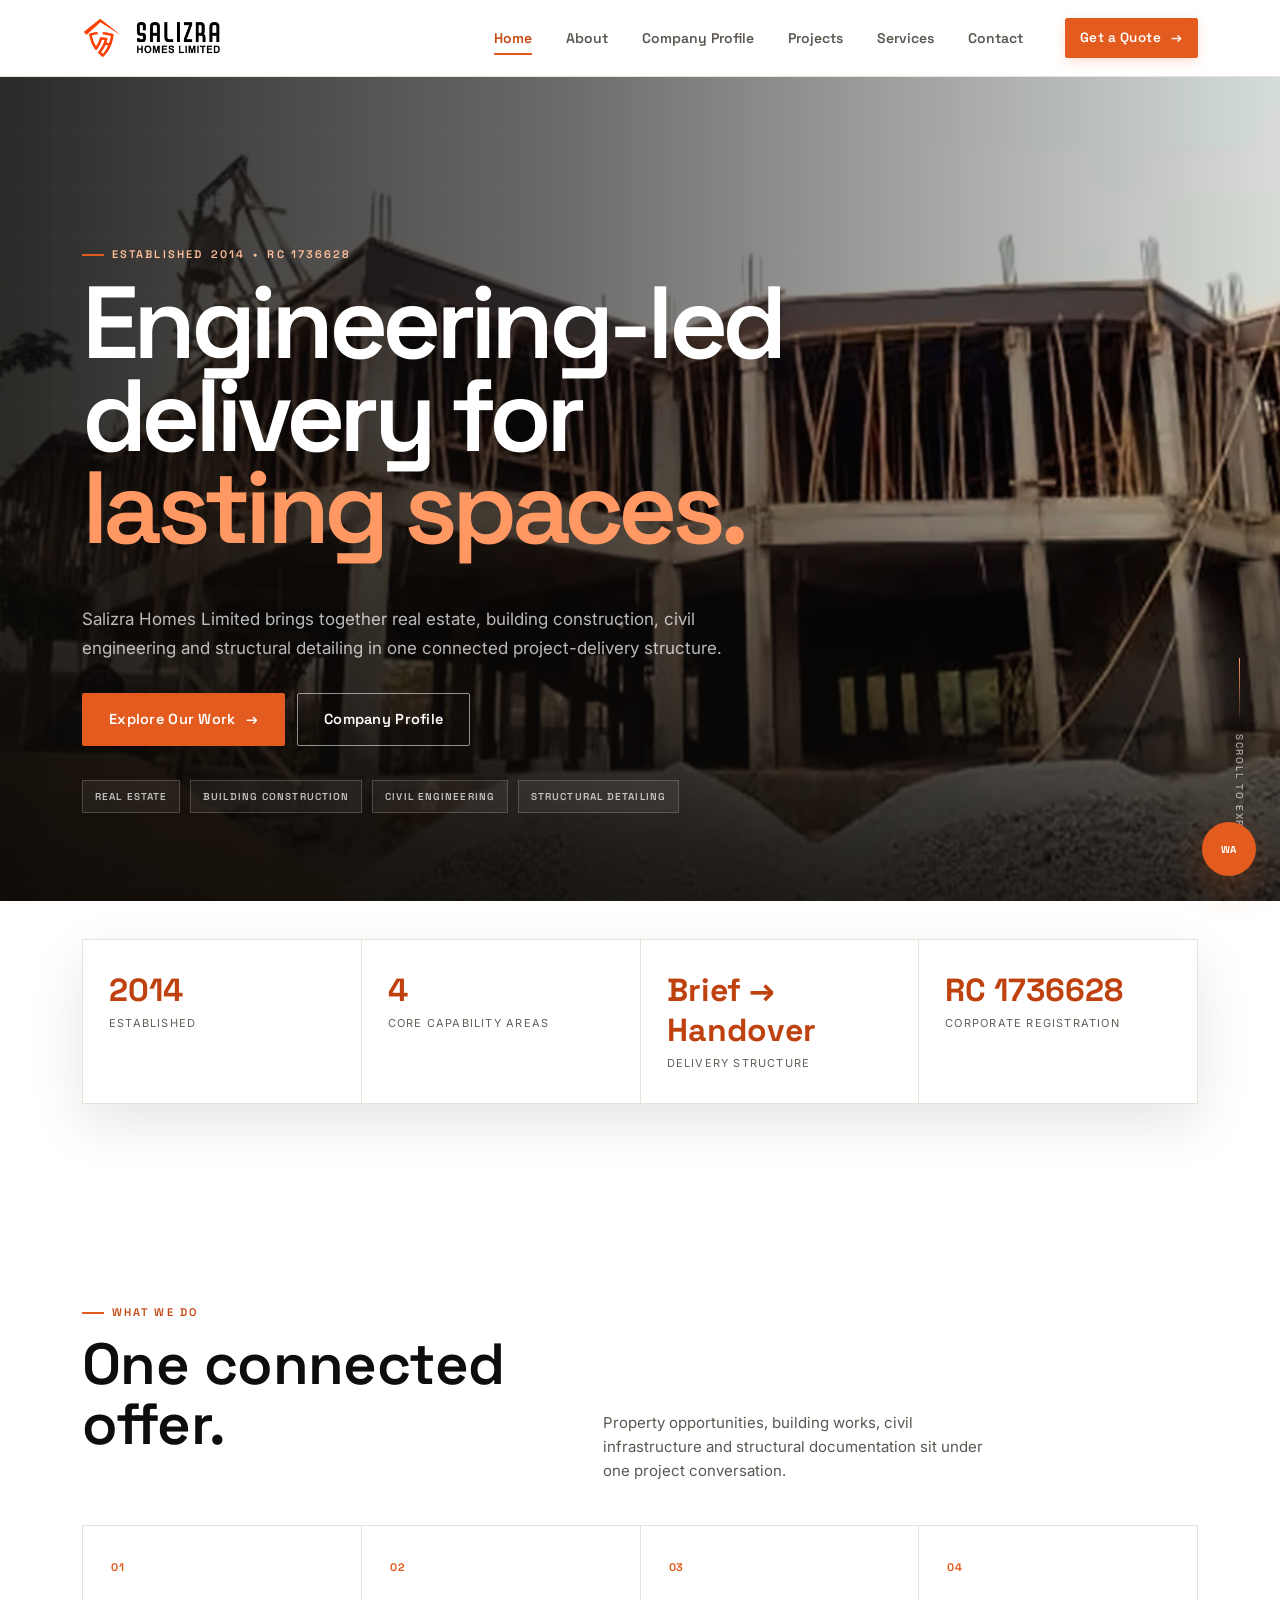
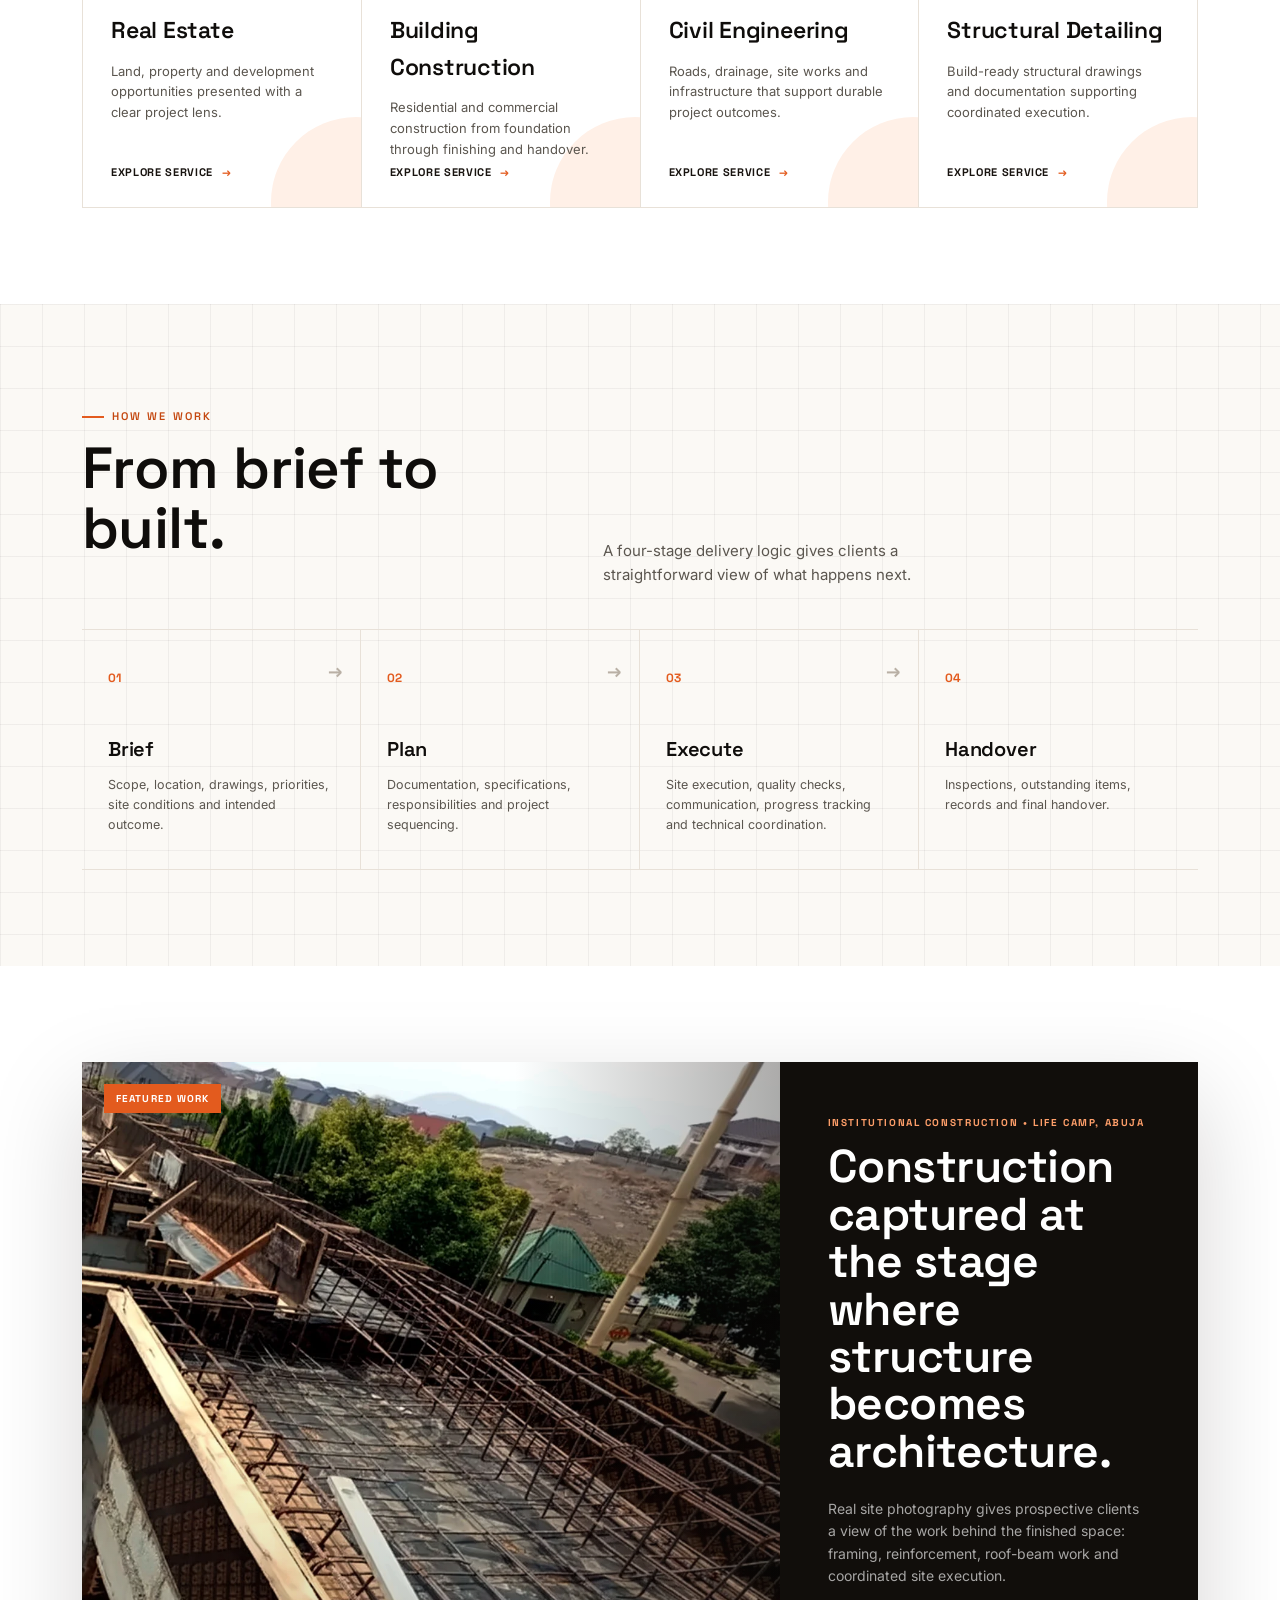
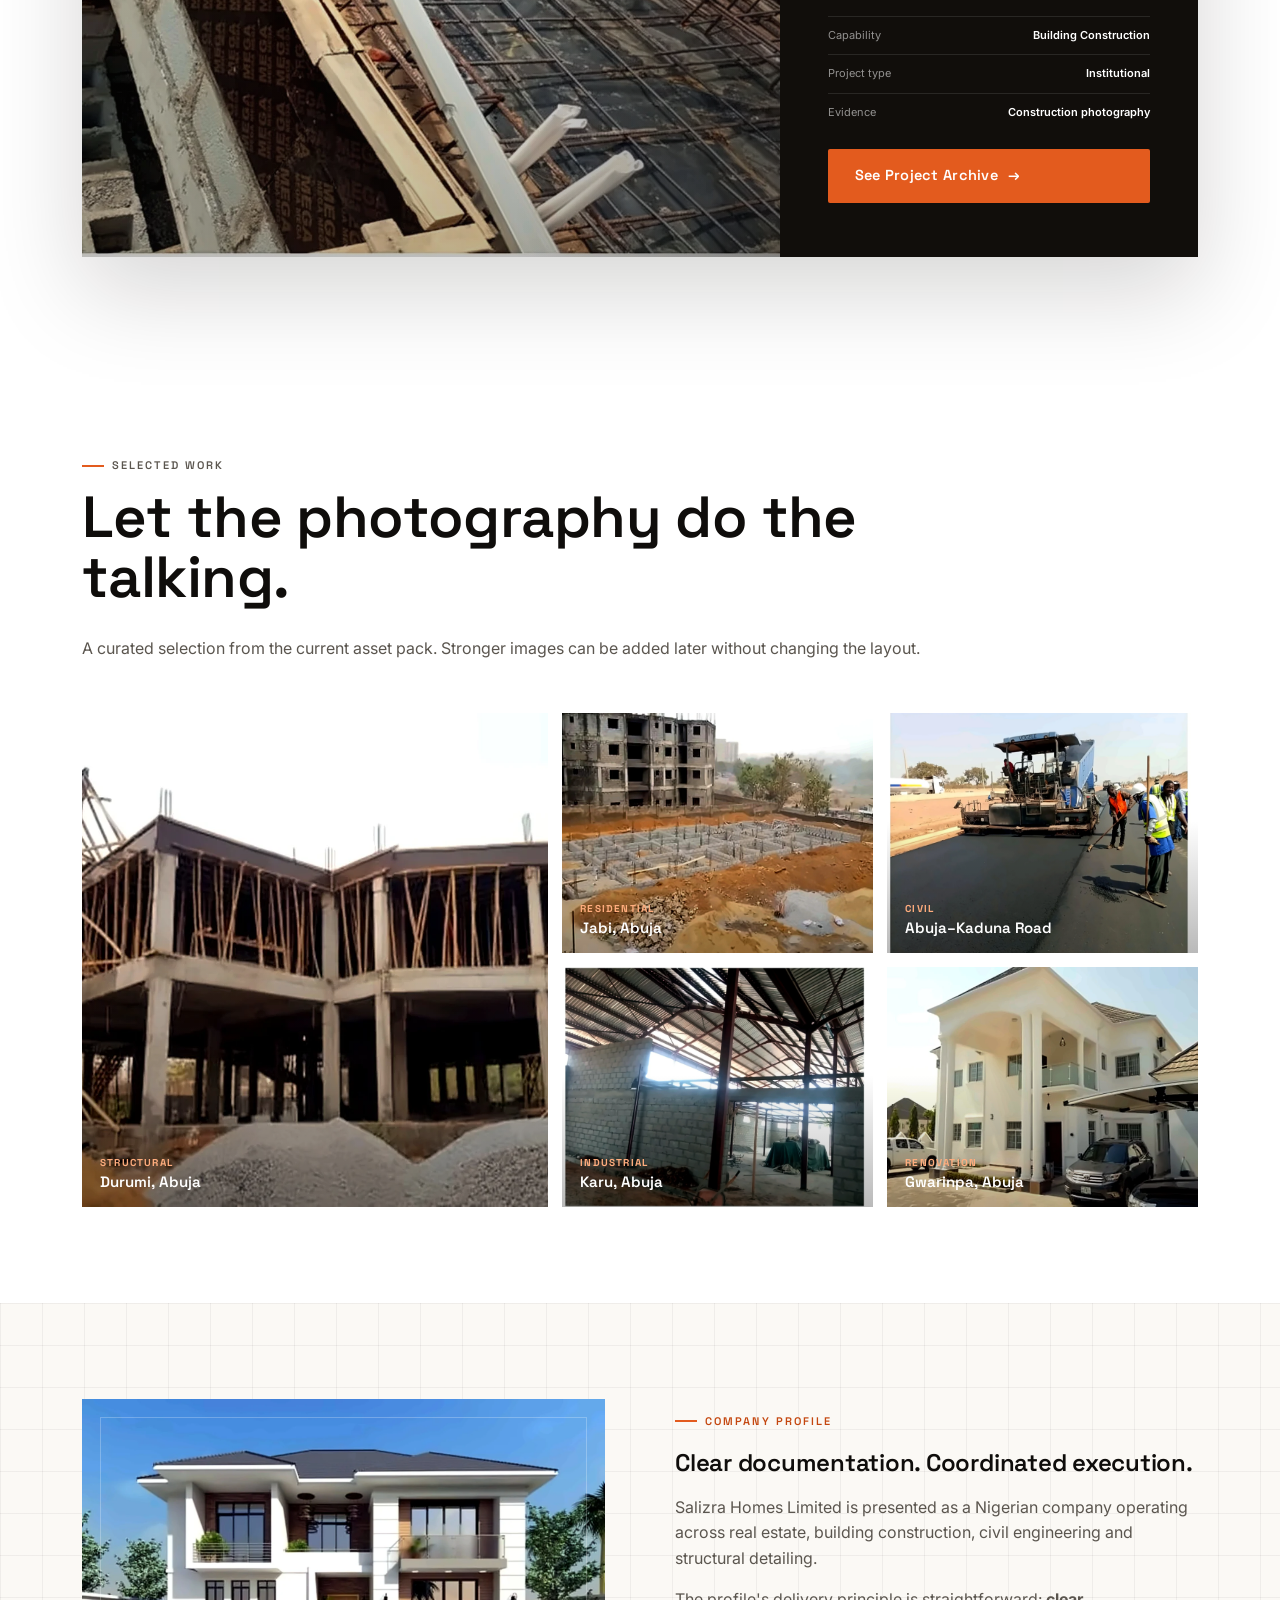
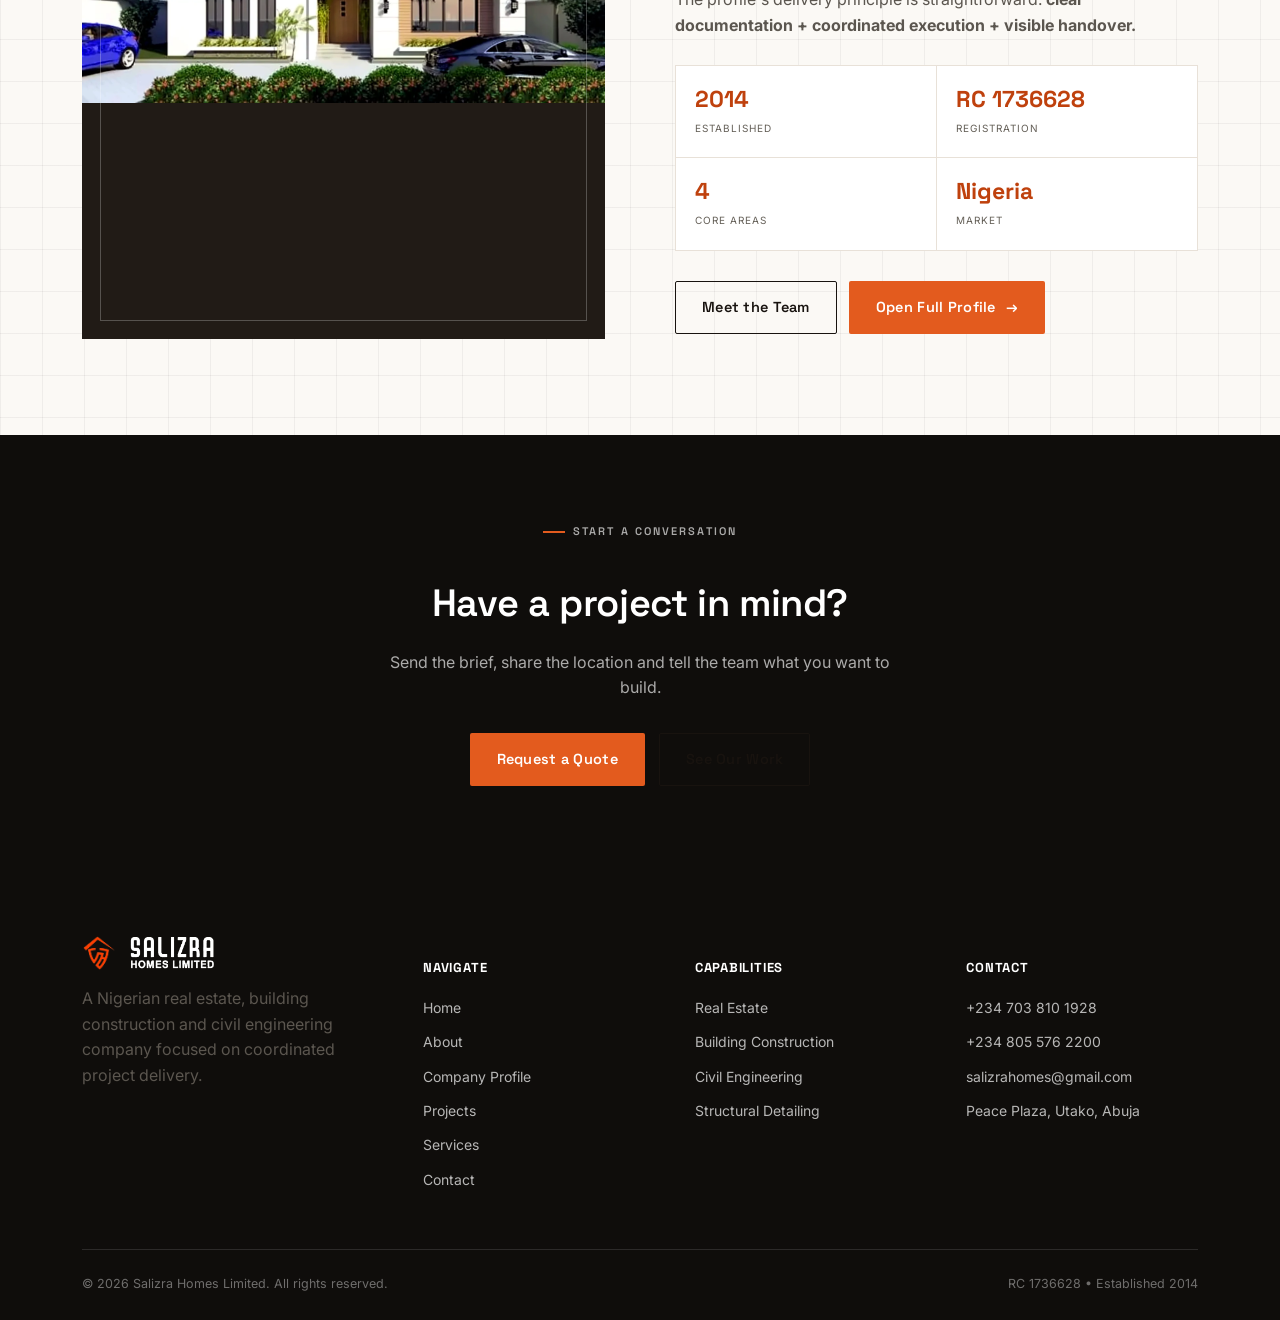
<file: index.html>
<!doctype html><html lang="en"><head><meta charset="utf-8"><meta name="viewport" content="width=device-width, initial-scale=1"><title>Salizra Homes Limited — Real Estate, Building & Civil Engineering</title><meta name="description" content="Salizra Homes Limited — real estate, building construction, civil engineering and structural detailing in Nigeria."><link rel="preconnect" href="https://fonts.googleapis.com"><link href="https://fonts.googleapis.com/css2?family=Inter:wght@400;500;600&family=Oswald:wght@500;600&family=Space+Grotesk:wght@500;600;700&display=swap" rel="stylesheet"><link rel="stylesheet" href="css/style.css"><link rel="stylesheet" href="css/enhance.css"><link rel="stylesheet" href="css/skeleton-upgrade.css"><link rel="stylesheet" href="css/company-profile.css"><link rel="stylesheet" href="css/salizra-premium.css"><link rel="icon" type="image/png" sizes="32x32" href="images/logo/favicon-32.png"><link rel="shortcut icon" href="favicon.ico"></head><body><div class="preloader" id="preloader" role="status" aria-label="Loading Salizra Homes Limited"><div class="preloader-inner"><div class="preloader-shield"><img class="preloader-base" src="images/logo/salizra-icon-white.png" alt=""><div class="preloader-sweep"></div><div class="preloader-sweep preloader-sweep-2"></div></div><div class="preloader-word">SALIZRA<span>HOMES LIMITED</span></div><div class="preloader-bar"><div class="preloader-bar-fill"></div></div></div></div><header class="site-header"><nav class="nav"><a href="index.html" class="brand"><img src="images/logo/salizra-icon.png" alt="Salizra Homes Limited" class="brand-mark"><span class="brand-word"><b>SALIZRA</b><span>Homes Limited</span></span></a><button class="nav-toggle" aria-label="Toggle menu" aria-expanded="false"><span></span></button><ul class="nav-links"><li><a href="index.html" class="active">Home</a></li><li><a href="about.html" class="">About</a></li><li><a href="company-profile.html" class="">Company Profile</a></li><li><a href="projects.html" class="">Projects</a></li><li><a href="services.html" class="">Services</a></li><li><a href="contact.html" class="">Contact</a></li><li class="nav-cta"><a href="contact.html" class="btn btn-primary">Get a Quote <span class="btn-arrow">→</span></a></li></ul></nav></header><main>
<section class="home-hero"><div class="home-hero-bg current"></div><div class="home-hero-bg next"></div><div class="container"><div class="home-hero-copy reveal"><p class="eyebrow">Established <span data-site-founded></span> • <span data-site-registration></span></p><h1>Engineering-led<br>delivery for<br><em>lasting spaces.</em></h1><p class="home-hero-lede">Salizra Homes Limited brings together real estate, building construction, civil engineering and structural detailing in one connected project-delivery structure.</p><div class="home-actions"><a href="projects.html" class="btn btn-primary">Explore Our Work <span class="btn-arrow">→</span></a><a href="company-profile.html" class="btn btn-outline on-dark">Company Profile</a></div><div class="home-tags"><span class="home-tag">Real Estate</span><span class="home-tag">Building Construction</span><span class="home-tag">Civil Engineering</span><span class="home-tag">Structural Detailing</span></div></div></div><div class="home-scroll"><i></i>Scroll to explore</div></section>
<section class="section" style="padding-top:38px"><div class="container"><div class="stats-grid"><div class="stat-card reveal"><b data-site-founded></b><span>Established</span></div><div class="stat-card reveal"><b>4</b><span>Core capability areas</span></div><div class="stat-card reveal"><b>Brief → Handover</b><span>Delivery structure</span></div><div class="stat-card reveal"><b data-site-registration></b><span>Corporate registration</span></div></div></div></section>
<section class="section"><div class="container"><div class="split-head"><div><p class="eyebrow">What We Do</p><h2>One connected offer.</h2></div><p>Property opportunities, building works, civil infrastructure and structural documentation sit under one project conversation.</p></div><div class="capability-grid"><article class="capability-card reveal"><span>01</span><h3>Real Estate</h3><p>Land, property and development opportunities presented with a clear project lens.</p><a href="services.html">Explore service <b>→</b></a></article><article class="capability-card reveal"><span>02</span><h3>Building Construction</h3><p>Residential and commercial construction from foundation through finishing and handover.</p><a href="services.html">Explore service <b>→</b></a></article><article class="capability-card reveal"><span>03</span><h3>Civil Engineering</h3><p>Roads, drainage, site works and infrastructure that support durable project outcomes.</p><a href="services.html">Explore service <b>→</b></a></article><article class="capability-card reveal"><span>04</span><h3>Structural Detailing</h3><p>Build-ready structural drawings and documentation supporting coordinated execution.</p><a href="services.html">Explore service <b>→</b></a></article></div></div></section>
<section class="section blueprint"><div class="container"><div class="split-head"><div><p class="eyebrow">How We Work</p><h2>From brief to built.</h2></div><p>A four-stage delivery logic gives clients a straightforward view of what happens next.</p></div><div class="process-grid"><div class="process-card reveal"><span class="step-no">01</span><h3>Brief</h3><p>Scope, location, drawings, priorities, site conditions and intended outcome.</p></div><div class="process-card reveal"><span class="step-no">02</span><h3>Plan</h3><p>Documentation, specifications, responsibilities and project sequencing.</p></div><div class="process-card reveal"><span class="step-no">03</span><h3>Execute</h3><p>Site execution, quality checks, communication, progress tracking and technical coordination.</p></div><div class="process-card reveal"><span class="step-no">04</span><h3>Handover</h3><p>Inspections, outstanding items, records and final handover.</p></div></div></div></section>
<section class="section"><div class="container"><div class="feature-showcase reveal"><div class="feature-showcase-media"><span class="feature-badge">Featured Work</span><img src="images/projects/NMCN_HeadOffice_LifeCamp_Construction_3.webp" alt="NMCN Head Office construction at Life Camp, Abuja" loading="lazy"></div><div class="feature-showcase-copy"><span class="feature-kicker">Institutional construction • Life Camp, Abuja</span><h3>Construction captured at the stage where structure becomes architecture.</h3><p>Real site photography gives prospective clients a view of the work behind the finished space: framing, reinforcement, roof-beam work and coordinated site execution.</p><div class="feature-points"><div><span>Capability</span><b>Building Construction</b></div><div><span>Project type</span><b>Institutional</b></div><div><span>Evidence</span><b>Construction photography</b></div></div><a href="projects.html" class="btn btn-primary">See Project Archive <span class="btn-arrow">→</span></a></div></div></div></section>
<section class="section"><div class="container"><div class="section-head"><p class="eyebrow">Selected Work</p><h2>Let the photography do the talking.</h2><p>A curated selection from the current asset pack. Stronger images can be added later without changing the layout.</p></div><div class="photo-grid"><a class="photo-tile large reveal" href="projects.html"><img src="images/projects/Structural_Frame_Work_Durumi_Abuja.webp" alt="Structural frame work in Durumi, Abuja" loading="lazy"><span class="photo-label"><span>Structural</span><b>Durumi, Abuja</b></span></a><a class="photo-tile reveal" href="projects.html"><img src="images/projects/Terrace_Duplex_Jabi_Abuja.webp" alt="Terrace duplex construction in Jabi, Abuja" loading="lazy"><span class="photo-label"><span>Residential</span><b>Jabi, Abuja</b></span></a><a class="photo-tile reveal" href="projects.html"><img src="images/projects/AbujaKaduna_Road_Construction_2.webp" alt="Abuja–Kaduna road construction" loading="lazy"><span class="photo-label"><span>Civil</span><b>Abuja–Kaduna Road</b></span></a><a class="photo-tile reveal" href="projects.html"><img src="images/projects/SteelPortalFrame_BestDivinePlastics_Karu_2.webp" alt="Steel portal frame works at Karu, Abuja" loading="lazy"><span class="photo-label"><span>Industrial</span><b>Karu, Abuja</b></span></a><a class="photo-tile reveal" href="projects.html"><img src="images/projects/Duplex_Renovation_Gwarinpa_2.webp" alt="Duplex renovation in Gwarinpa, Abuja" loading="lazy"><span class="photo-label"><span>Renovation</span><b>Gwarinpa, Abuja</b></span></a></div></div></section>
<section class="section blueprint"><div class="container"><div class="split-feature"><div class="split-feature-media reveal"><img src="images/projects/Duplex_Render_Lokoja_Kogi.webp" alt="Duplex concept render for Lokoja, Kogi" loading="lazy"></div><div class="reveal"><p class="eyebrow">Company Profile</p><h2>Clear documentation. Coordinated execution.</h2><p>Salizra Homes Limited is presented as a Nigerian company operating across real estate, building construction, civil engineering and structural detailing.</p><p>The profile's delivery principle is straightforward: <strong>clear documentation + coordinated execution + visible handover.</strong></p><div class="fact-row"><div class="fact"><b data-site-founded></b><span>Established</span></div><div class="fact"><b data-site-registration></b><span>Registration</span></div><div class="fact"><b>4</b><span>Core areas</span></div><div class="fact"><b>Nigeria</b><span>Market</span></div></div><div class="home-actions"><a href="about.html" class="btn btn-outline">Meet the Team</a><a href="company-profile.html" class="btn btn-primary">Open Full Profile <span class="btn-arrow">→</span></a></div></div></div></div></section>
<section class="cta-band"><div class="container"><p class="eyebrow">Start a Conversation</p><h2>Have a project in mind?</h2><p>Send the brief, share the location and tell the team what you want to build.</p><div class="cta-actions"><a href="contact.html" class="btn btn-primary">Request a Quote</a><a href="projects.html" class="btn btn-outline">See Our Work</a></div></div></section></main><footer class="site-footer"><div class="container"><div class="footer-grid"><div><div class="footer-brand"><img src="images/logo/salizra-icon.png" alt="Salizra Homes Limited" width="34" height="34"><span><b>SALIZRA</b><span>Homes Limited</span></span></div><p>A Nigerian real estate, building construction and civil engineering company focused on coordinated project delivery.</p></div><div class="footer-col"><h5>Navigate</h5><ul><li><a href="index.html">Home</a></li><li><a href="about.html">About</a></li><li><a href="company-profile.html">Company Profile</a></li><li><a href="projects.html">Projects</a></li><li><a href="services.html">Services</a></li><li><a href="contact.html">Contact</a></li></ul></div><div class="footer-col"><h5>Capabilities</h5><ul><li><a href="services.html">Real Estate</a></li><li><a href="services.html">Building Construction</a></li><li><a href="services.html">Civil Engineering</a></li><li><a href="services.html">Structural Detailing</a></li></ul></div><div class="footer-col"><h5>Contact</h5><ul><li><a data-site-phone="0" href="#"></a></li><li><a data-site-phone="1" href="#"></a></li><li><a data-site-email href="#"></a></li><li data-site-address></li></ul></div></div><div class="footer-bottom"><span>© <span id="year"></span> Salizra Homes Limited. All rights reserved.</span><span><span data-site-registration></span> • Established <span data-site-founded></span></span></div></div></footer><a data-site-whatsapp href="https://wa.me/2347038101928" class="wa-float" target="_blank" rel="noopener noreferrer" aria-label="Chat with Salizra Homes on WhatsApp"><span class="wa-tooltip">Chat with us</span><span class="wa-symbol">WA</span></a><script src="js/site-data.js"></script><script src="js/main.js"></script><script src="js/premium.js"></script></body></html>
</file>
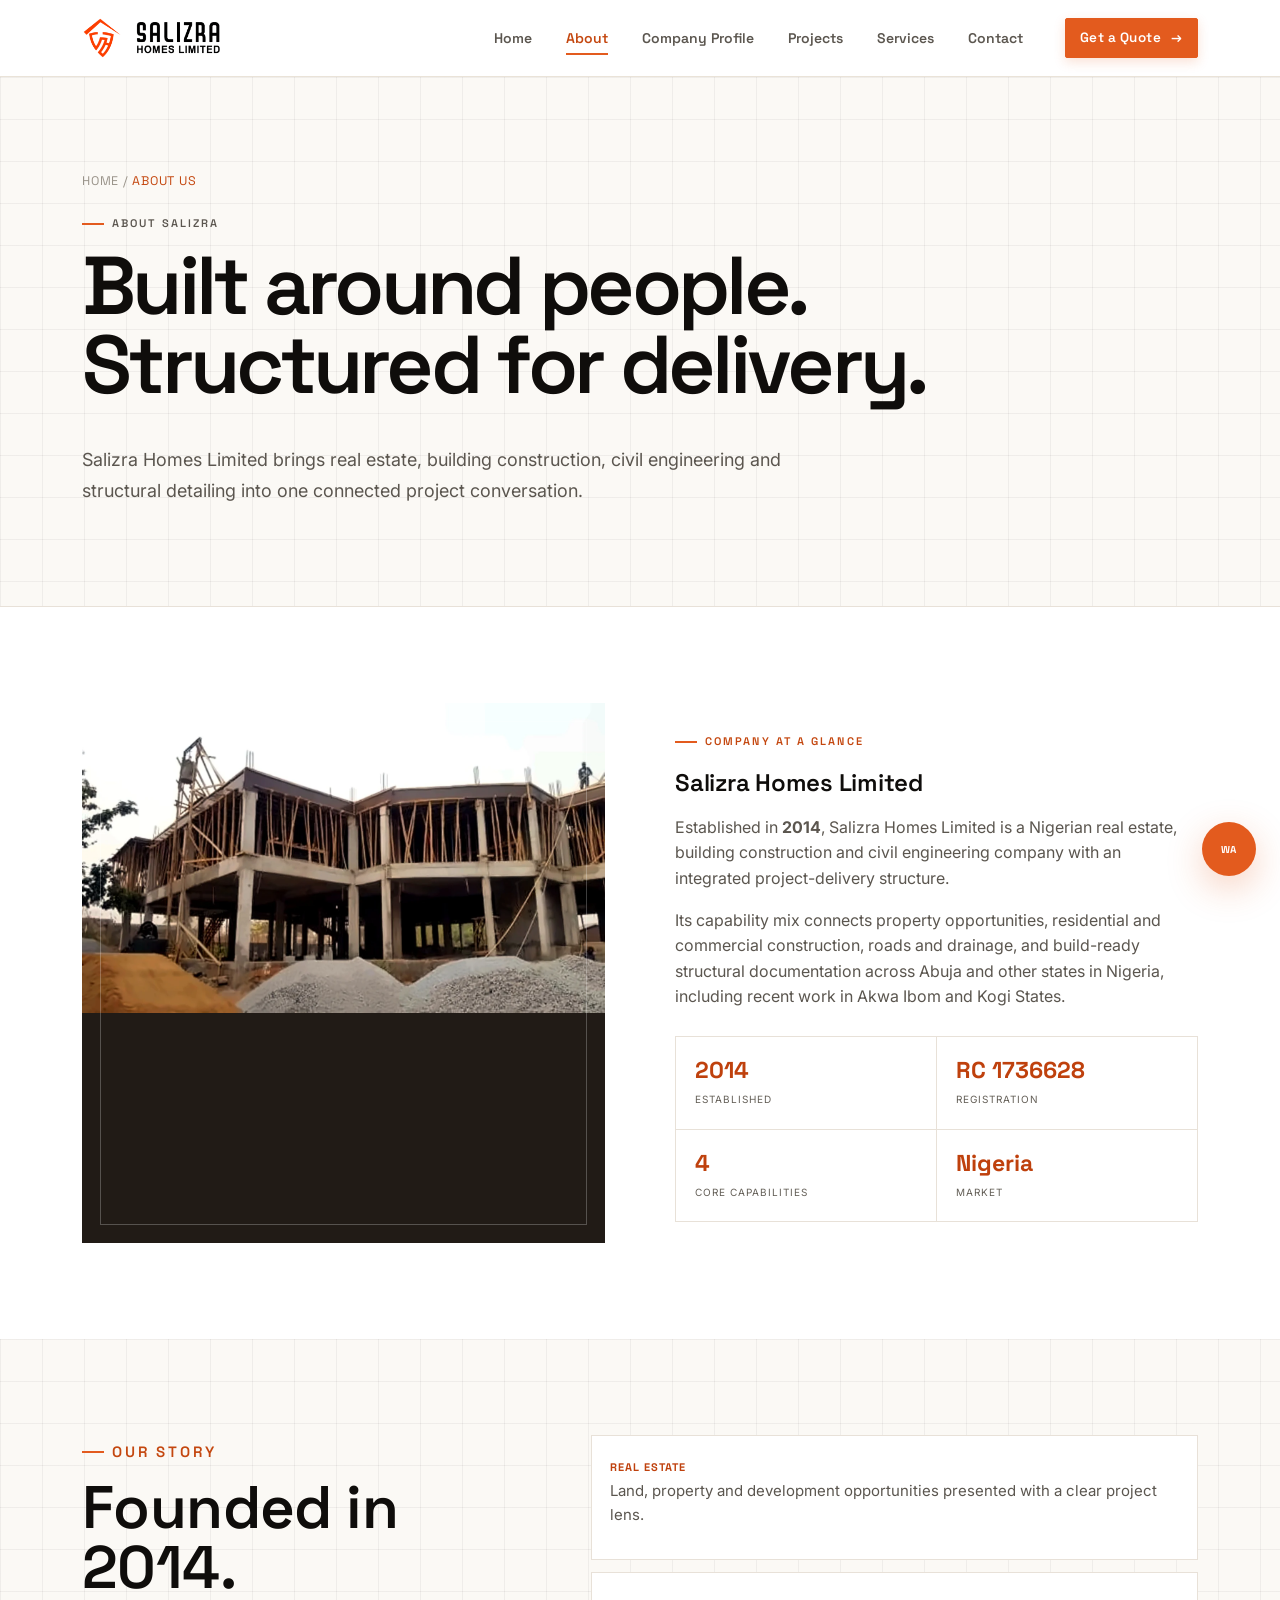
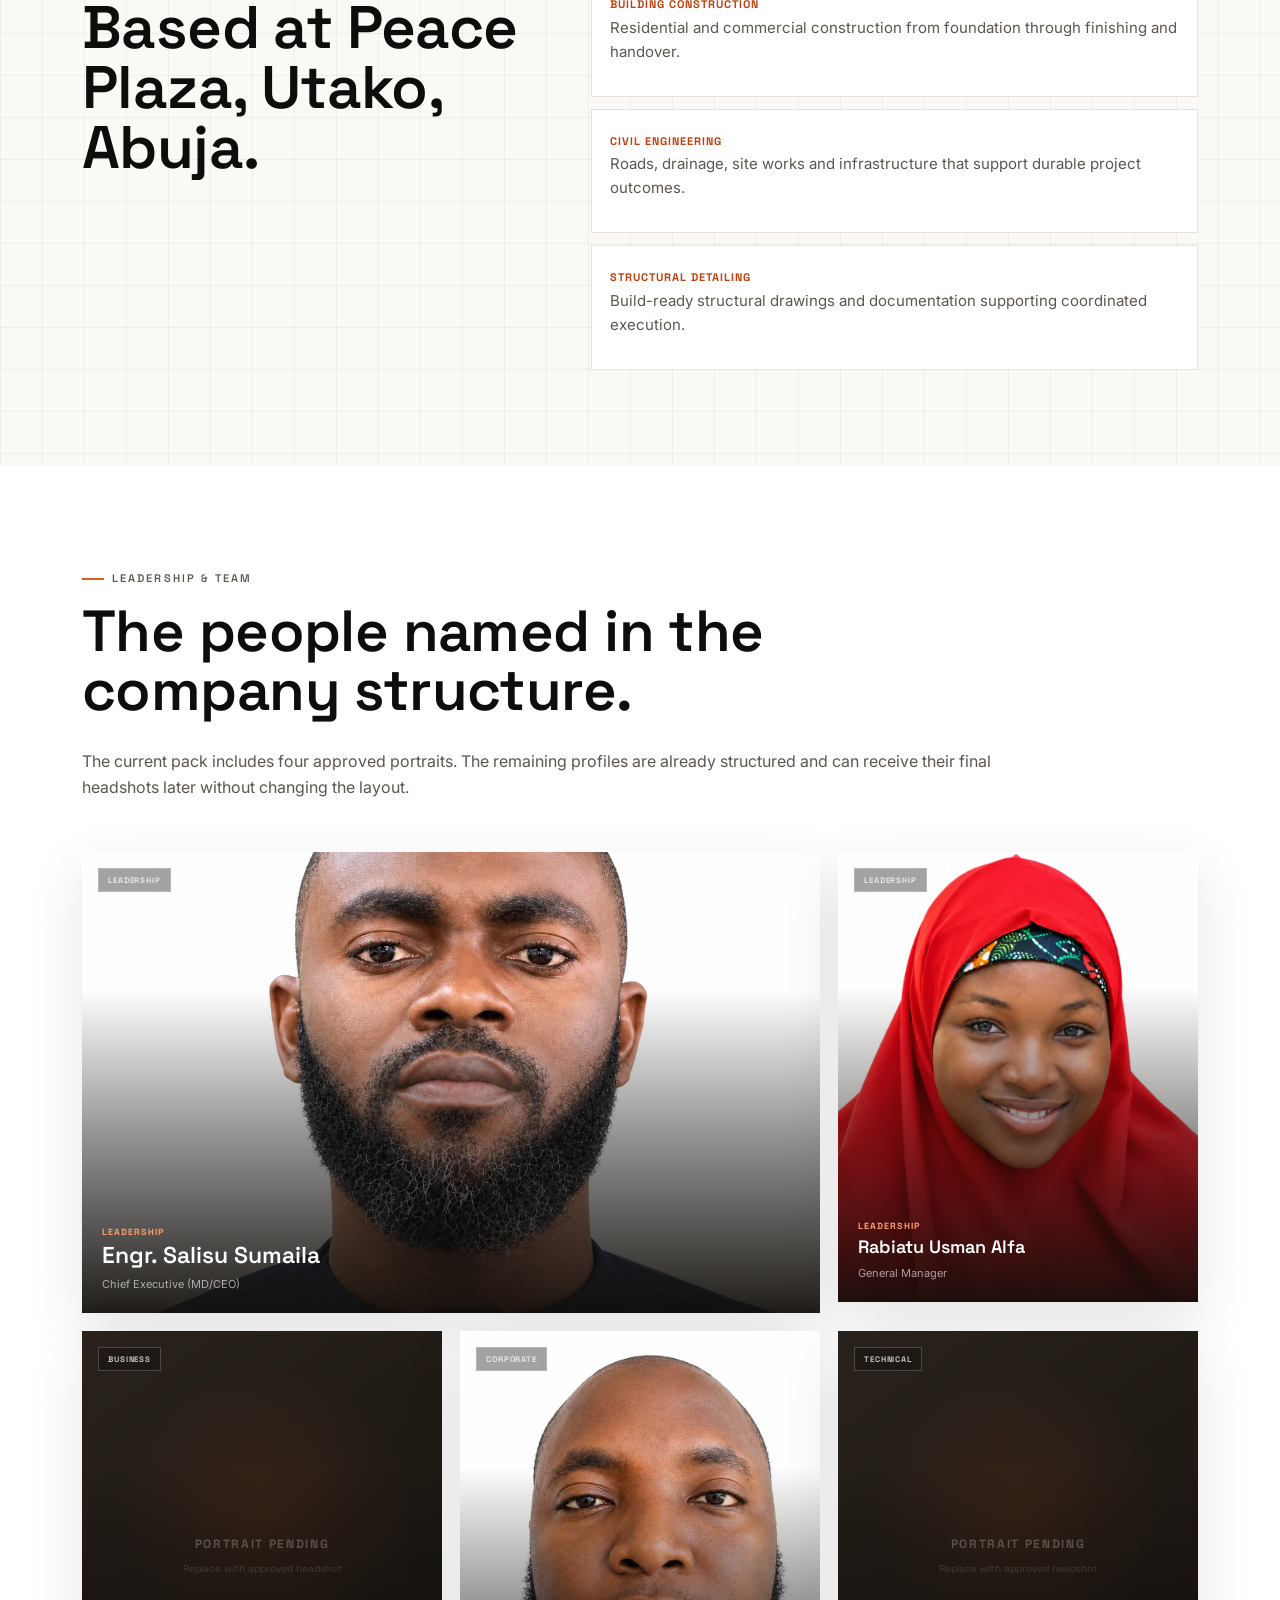
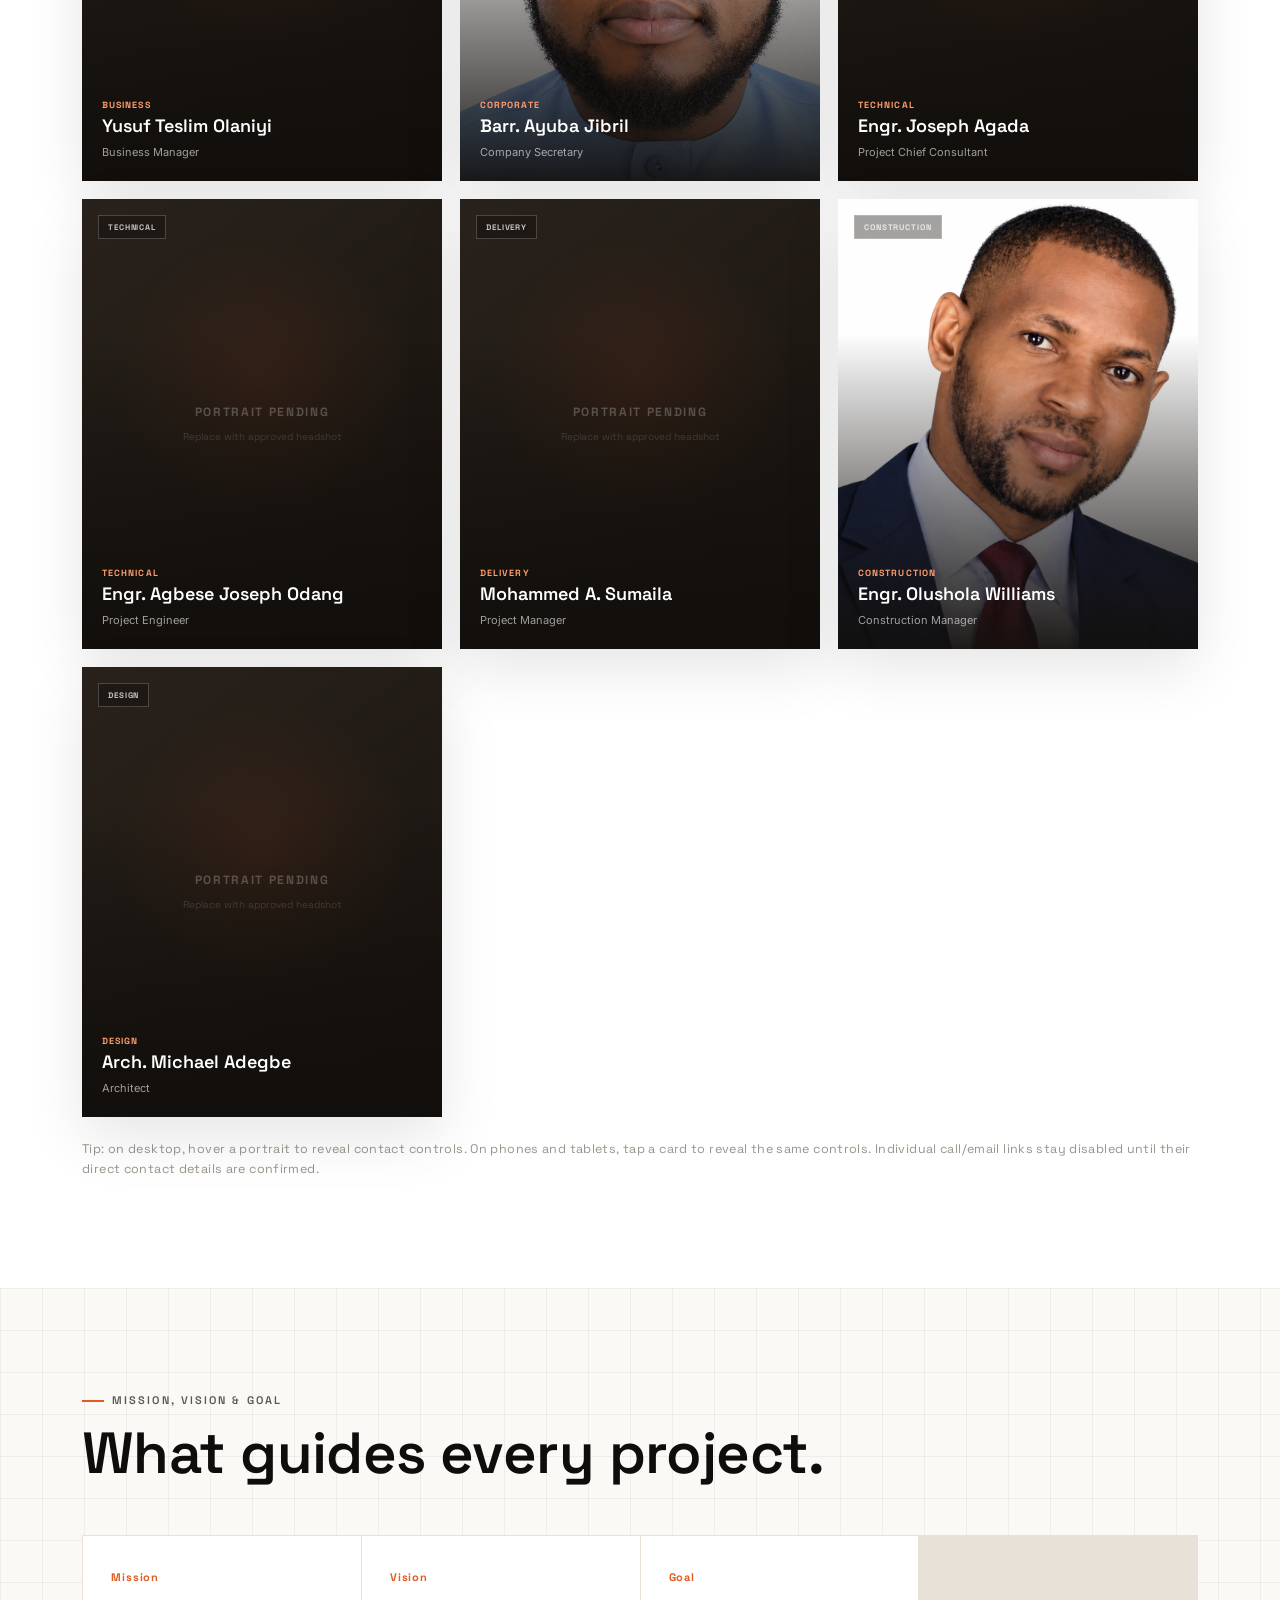
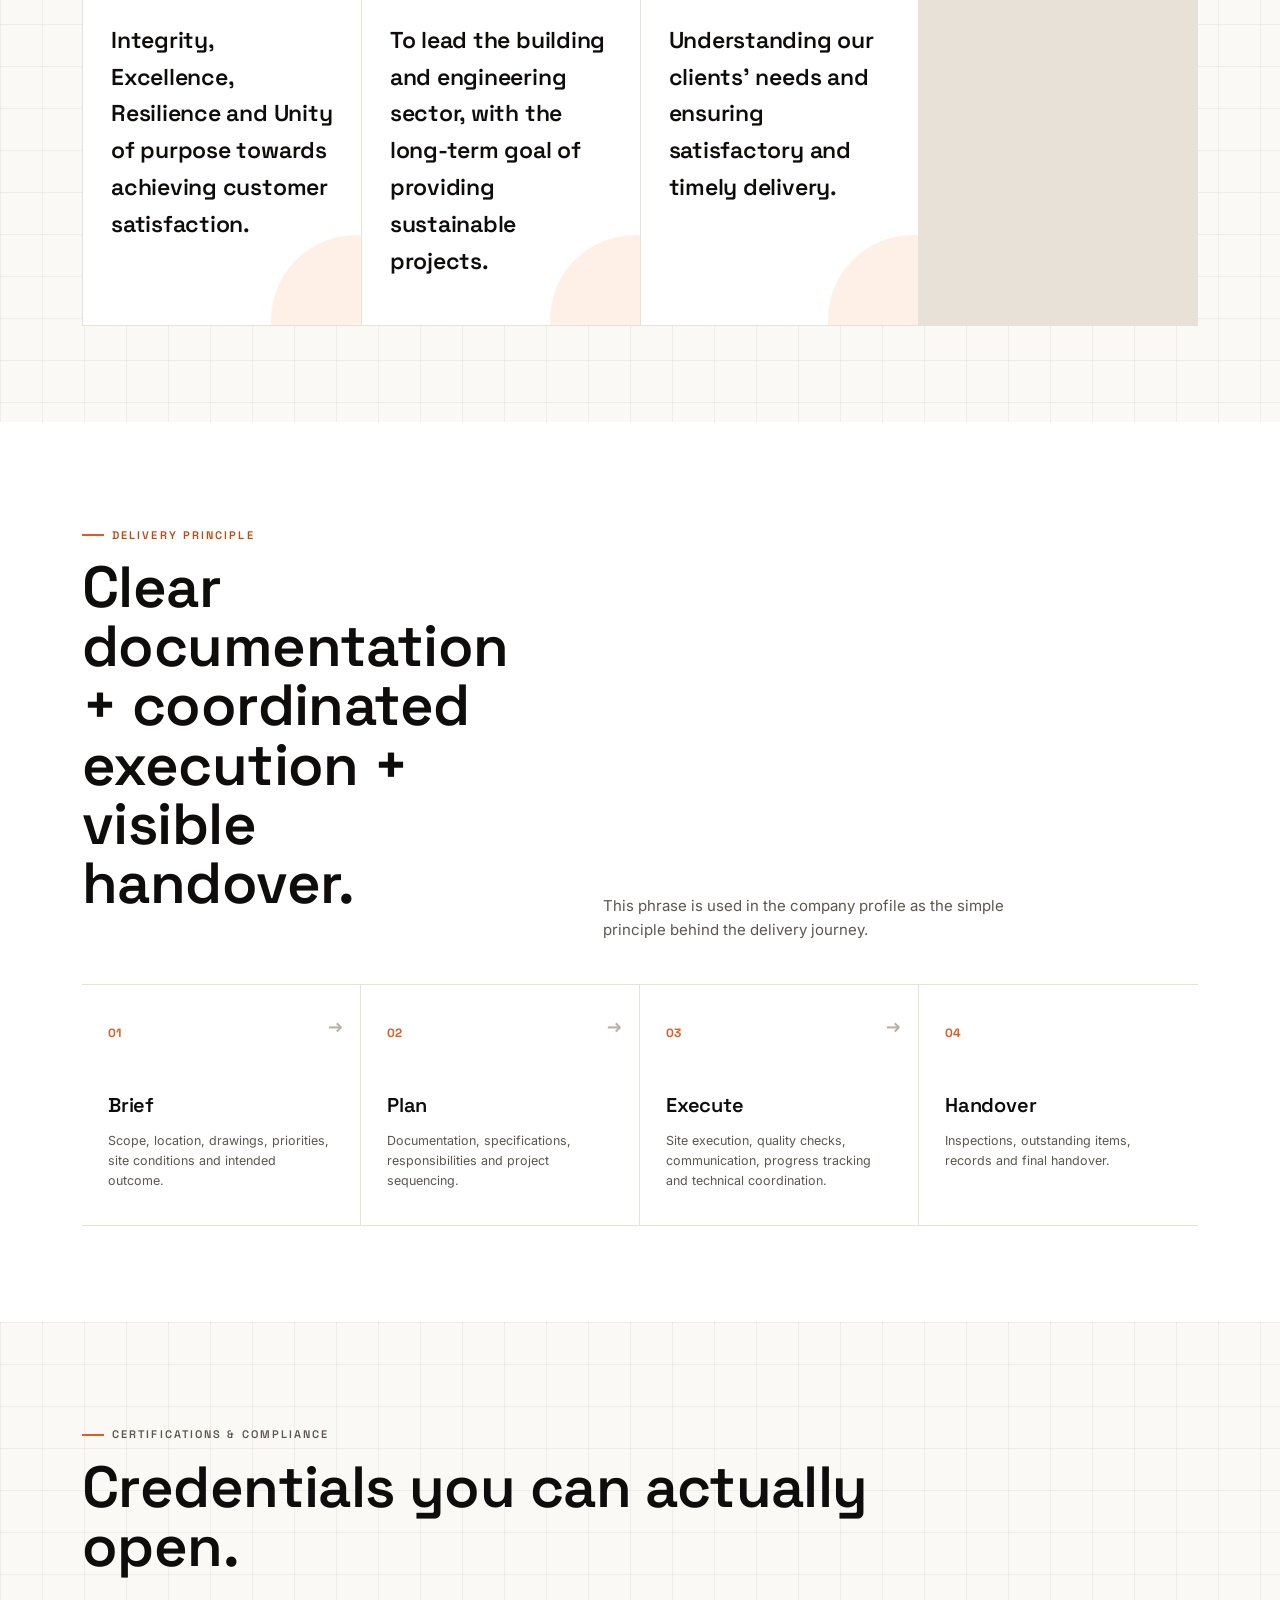
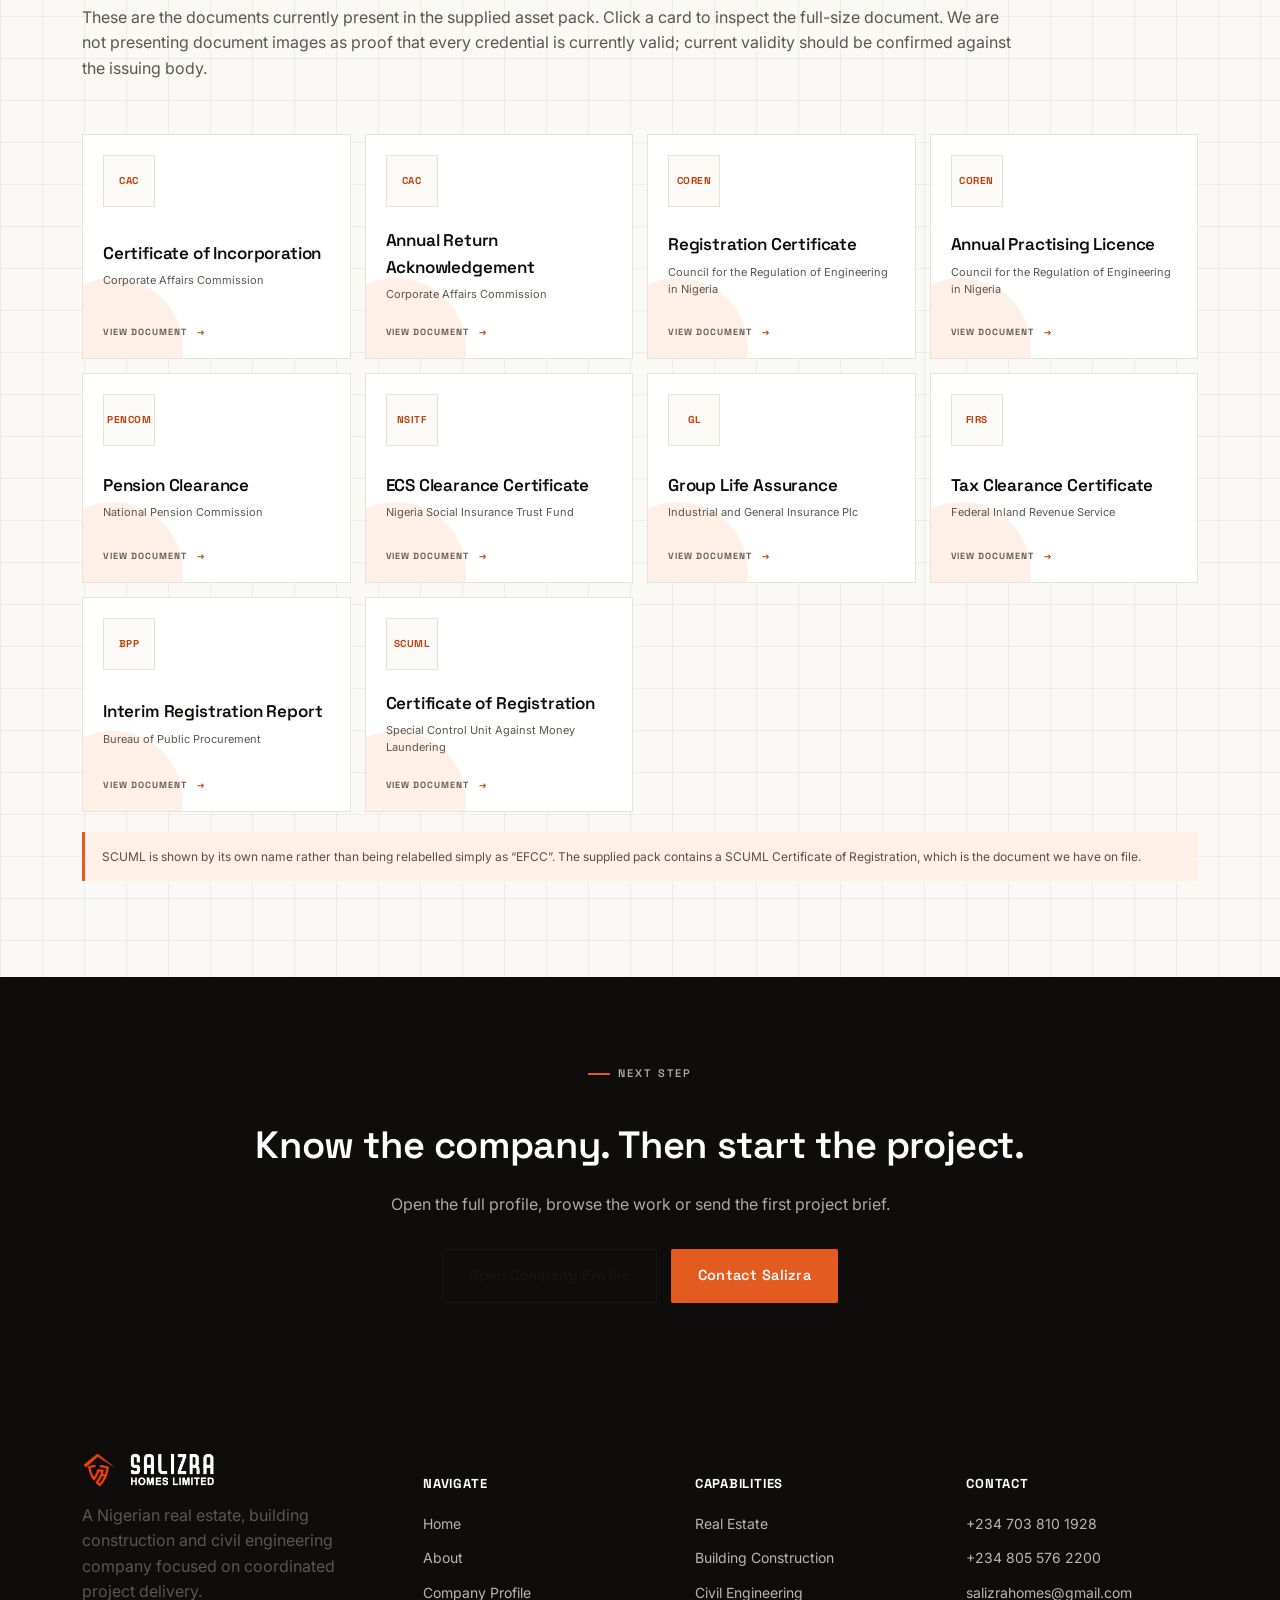
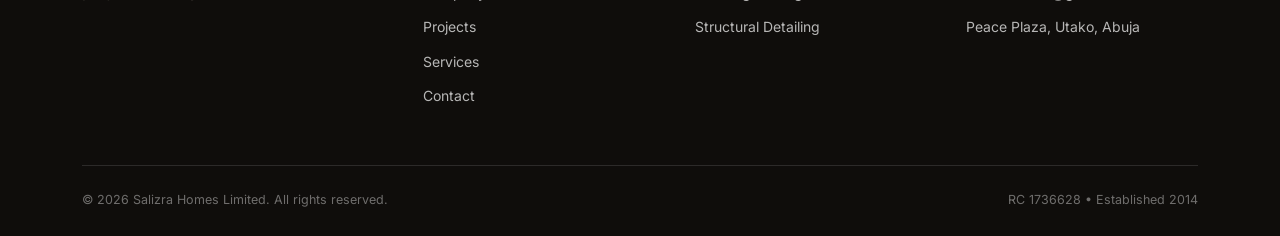
<file: about.html>
<!doctype html><html lang="en"><head><meta charset="utf-8"><meta name="viewport" content="width=device-width, initial-scale=1"><title>About — Salizra Homes Limited</title><meta name="description" content="Learn about Salizra Homes Limited, its leadership, capabilities, values, team and supplied company credentials."><link rel="preconnect" href="https://fonts.googleapis.com"><link href="https://fonts.googleapis.com/css2?family=Inter:wght@400;500;600&family=Oswald:wght@500;600&family=Space+Grotesk:wght@500;600;700&display=swap" rel="stylesheet"><link rel="stylesheet" href="css/style.css"><link rel="stylesheet" href="css/enhance.css"><link rel="stylesheet" href="css/skeleton-upgrade.css"><link rel="stylesheet" href="css/company-profile.css"><link rel="stylesheet" href="css/salizra-premium.css"><link rel="icon" type="image/png" sizes="32x32" href="images/logo/favicon-32.png"><link rel="shortcut icon" href="favicon.ico"></head><body><div class="preloader" id="preloader" role="status" aria-label="Loading Salizra Homes Limited"><div class="preloader-inner"><div class="preloader-shield"><img class="preloader-base" src="images/logo/salizra-icon-white.png" alt=""><div class="preloader-sweep"></div><div class="preloader-sweep preloader-sweep-2"></div></div><div class="preloader-word">SALIZRA<span>HOMES LIMITED</span></div><div class="preloader-bar"><div class="preloader-bar-fill"></div></div></div></div><header class="site-header"><nav class="nav"><a href="index.html" class="brand"><img src="images/logo/salizra-icon.png" alt="Salizra Homes Limited" class="brand-mark"><span class="brand-word"><b>SALIZRA</b><span>Homes Limited</span></span></a><button class="nav-toggle" aria-label="Toggle menu" aria-expanded="false"><span></span></button><ul class="nav-links"><li><a href="index.html" class="">Home</a></li><li><a href="about.html" class="active">About</a></li><li><a href="company-profile.html" class="">Company Profile</a></li><li><a href="projects.html" class="">Projects</a></li><li><a href="services.html" class="">Services</a></li><li><a href="contact.html" class="">Contact</a></li><li class="nav-cta"><a href="contact.html" class="btn btn-primary">Get a Quote <span class="btn-arrow">→</span></a></li></ul></nav></header><main><section class="page-hero blueprint"><div class="container"><p class="breadcrumb"><a href="index.html">Home</a> / <span class="orange">About Us</span></p><p class="eyebrow">About Salizra</p><h1>Built around people.<br>Structured for delivery.</h1><p class="page-hero-copy">Salizra Homes Limited brings real estate, building construction, civil engineering and structural detailing into one connected project conversation.</p></div></section>
<section class="section"><div class="container"><div class="split-feature"><div class="split-feature-media reveal"><img src="images/projects/Structural_Frame_Work_Durumi_Abuja.webp" alt="Structural frame work in Durumi, Abuja" loading="lazy"></div><div class="reveal"><p class="eyebrow">Company at a Glance</p><h2>Salizra Homes Limited</h2><p>Established in <strong data-site-founded></strong>, Salizra Homes Limited is a Nigerian real estate, building construction and civil engineering company with an integrated project-delivery structure.</p><p>Its capability mix connects property opportunities, residential and commercial construction, roads and drainage, and build-ready structural documentation across Abuja and other states in Nigeria, including recent work in Akwa Ibom and Kogi States.</p><div class="fact-row"><div class="fact"><b data-site-founded></b><span>Established</span></div><div class="fact"><b data-site-registration></b><span>Registration</span></div><div class="fact"><b>4</b><span>Core capabilities</span></div><div class="fact"><b>Nigeria</b><span>Market</span></div></div></div></div></div></section>
<section class="section blueprint"><div class="container"><div class="story-panel"><div><p class="eyebrow">Our Story</p><h2>Founded in 2014.<br>Based at Peace Plaza, Utako, Abuja.</h2></div><div class="story-list"><div><b>Real Estate</b><p>Land, property and development opportunities presented with a clear project lens.</p></div><div><b>Building Construction</b><p>Residential and commercial construction from foundation through finishing and handover.</p></div><div><b>Civil Engineering</b><p>Roads, drainage, site works and infrastructure that support durable project outcomes.</p></div><div><b>Structural Detailing</b><p>Build-ready structural drawings and documentation supporting coordinated execution.</p></div></div></div></div></section>
<section class="section" id="team"><div class="container"><div class="section-head"><p class="eyebrow">Leadership & Team</p><h2>The people named in the company structure.</h2><p>The current pack includes four approved portraits. The remaining profiles are already structured and can receive their final headshots later without changing the layout.</p></div><div class="team-grid-premium"><article class="team-card-premium featured reveal" tabindex="0"><div class="team-image"><img src="images/team/salisu-sumaila.webp" alt="Engr. Salisu Sumaila" loading="lazy"></div><span class="team-status">Leadership</span><div class="team-contact"><button type="button" disabled aria-label="Phone contact pending"><svg viewBox="0 0 24 24" fill="none" stroke="currentColor" stroke-width="1.8"><path d="M22 16.9v3a2 2 0 0 1-2.2 2 19.8 19.8 0 0 1-8.6-3.1 19.4 19.4 0 0 1-6-6A19.8 19.8 0 0 1 2.1 4.2 2 2 0 0 1 4.1 2h3a2 2 0 0 1 2 1.7c.1.9.3 1.7.6 2.5a2 2 0 0 1-.45 2.1L8 9.6a16 16 0 0 0 6.4 6.4l1.3-1.25a2 2 0 0 1 2.1-.45c.8.3 1.6.5 2.5.6A2 2 0 0 1 22 16.9Z"/></svg></button><span class="hint">Contact details pending</span><button type="button" disabled aria-label="Email contact pending"><svg viewBox="0 0 24 24" fill="none" stroke="currentColor" stroke-width="1.8"><path d="M4 4h16a2 2 0 0 1 2 2v12a2 2 0 0 1-2 2H4a2 2 0 0 1-2-2V6a2 2 0 0 1 2-2Z"/><path d="m22 6-10 7L2 6"/></svg></button><span class="hint">Contact details pending</span></div><div class="team-meta-premium"><span>Leadership</span><b>Engr. Salisu Sumaila</b><small>Chief Executive (MD/CEO)</small></div></article><article class="team-card-premium reveal" tabindex="0"><div class="team-image"><img src="images/team/rabiatu-usman-alfa.webp" alt="Rabiatu Usman Alfa" loading="lazy"></div><span class="team-status">Leadership</span><div class="team-contact"><button type="button" disabled aria-label="Phone contact pending"><svg viewBox="0 0 24 24" fill="none" stroke="currentColor" stroke-width="1.8"><path d="M22 16.9v3a2 2 0 0 1-2.2 2 19.8 19.8 0 0 1-8.6-3.1 19.4 19.4 0 0 1-6-6A19.8 19.8 0 0 1 2.1 4.2 2 2 0 0 1 4.1 2h3a2 2 0 0 1 2 1.7c.1.9.3 1.7.6 2.5a2 2 0 0 1-.45 2.1L8 9.6a16 16 0 0 0 6.4 6.4l1.3-1.25a2 2 0 0 1 2.1-.45c.8.3 1.6.5 2.5.6A2 2 0 0 1 22 16.9Z"/></svg></button><span class="hint">Contact details pending</span><button type="button" disabled aria-label="Email contact pending"><svg viewBox="0 0 24 24" fill="none" stroke="currentColor" stroke-width="1.8"><path d="M4 4h16a2 2 0 0 1 2 2v12a2 2 0 0 1-2 2H4a2 2 0 0 1-2-2V6a2 2 0 0 1 2-2Z"/><path d="m22 6-10 7L2 6"/></svg></button><span class="hint">Contact details pending</span></div><div class="team-meta-premium"><span>Leadership</span><b>Rabiatu Usman Alfa</b><small>General Manager</small></div></article><article class="team-card-premium reveal" tabindex="0"><div class="team-image"><div class="team-placeholder"><b>Portrait pending</b><span>Replace with approved headshot</span></div></div><span class="team-status">Business</span><div class="team-contact"><button type="button" disabled aria-label="Phone contact pending"><svg viewBox="0 0 24 24" fill="none" stroke="currentColor" stroke-width="1.8"><path d="M22 16.9v3a2 2 0 0 1-2.2 2 19.8 19.8 0 0 1-8.6-3.1 19.4 19.4 0 0 1-6-6A19.8 19.8 0 0 1 2.1 4.2 2 2 0 0 1 4.1 2h3a2 2 0 0 1 2 1.7c.1.9.3 1.7.6 2.5a2 2 0 0 1-.45 2.1L8 9.6a16 16 0 0 0 6.4 6.4l1.3-1.25a2 2 0 0 1 2.1-.45c.8.3 1.6.5 2.5.6A2 2 0 0 1 22 16.9Z"/></svg></button><span class="hint">Contact details pending</span><button type="button" disabled aria-label="Email contact pending"><svg viewBox="0 0 24 24" fill="none" stroke="currentColor" stroke-width="1.8"><path d="M4 4h16a2 2 0 0 1 2 2v12a2 2 0 0 1-2 2H4a2 2 0 0 1-2-2V6a2 2 0 0 1 2-2Z"/><path d="m22 6-10 7L2 6"/></svg></button><span class="hint">Contact details pending</span></div><div class="team-meta-premium"><span>Business</span><b>Yusuf Teslim Olaniyi</b><small>Business Manager</small></div></article><article class="team-card-premium reveal" tabindex="0"><div class="team-image"><img src="images/team/ayuba-jibril.webp" alt="Barr. Ayuba Jibril" loading="lazy"></div><span class="team-status">Corporate</span><div class="team-contact"><button type="button" disabled aria-label="Phone contact pending"><svg viewBox="0 0 24 24" fill="none" stroke="currentColor" stroke-width="1.8"><path d="M22 16.9v3a2 2 0 0 1-2.2 2 19.8 19.8 0 0 1-8.6-3.1 19.4 19.4 0 0 1-6-6A19.8 19.8 0 0 1 2.1 4.2 2 2 0 0 1 4.1 2h3a2 2 0 0 1 2 1.7c.1.9.3 1.7.6 2.5a2 2 0 0 1-.45 2.1L8 9.6a16 16 0 0 0 6.4 6.4l1.3-1.25a2 2 0 0 1 2.1-.45c.8.3 1.6.5 2.5.6A2 2 0 0 1 22 16.9Z"/></svg></button><span class="hint">Contact details pending</span><button type="button" disabled aria-label="Email contact pending"><svg viewBox="0 0 24 24" fill="none" stroke="currentColor" stroke-width="1.8"><path d="M4 4h16a2 2 0 0 1 2 2v12a2 2 0 0 1-2 2H4a2 2 0 0 1-2-2V6a2 2 0 0 1 2-2Z"/><path d="m22 6-10 7L2 6"/></svg></button><span class="hint">Contact details pending</span></div><div class="team-meta-premium"><span>Corporate</span><b>Barr. Ayuba Jibril</b><small>Company Secretary</small></div></article><article class="team-card-premium reveal" tabindex="0"><div class="team-image"><div class="team-placeholder"><b>Portrait pending</b><span>Replace with approved headshot</span></div></div><span class="team-status">Technical</span><div class="team-contact"><button type="button" disabled aria-label="Phone contact pending"><svg viewBox="0 0 24 24" fill="none" stroke="currentColor" stroke-width="1.8"><path d="M22 16.9v3a2 2 0 0 1-2.2 2 19.8 19.8 0 0 1-8.6-3.1 19.4 19.4 0 0 1-6-6A19.8 19.8 0 0 1 2.1 4.2 2 2 0 0 1 4.1 2h3a2 2 0 0 1 2 1.7c.1.9.3 1.7.6 2.5a2 2 0 0 1-.45 2.1L8 9.6a16 16 0 0 0 6.4 6.4l1.3-1.25a2 2 0 0 1 2.1-.45c.8.3 1.6.5 2.5.6A2 2 0 0 1 22 16.9Z"/></svg></button><span class="hint">Contact details pending</span><button type="button" disabled aria-label="Email contact pending"><svg viewBox="0 0 24 24" fill="none" stroke="currentColor" stroke-width="1.8"><path d="M4 4h16a2 2 0 0 1 2 2v12a2 2 0 0 1-2 2H4a2 2 0 0 1-2-2V6a2 2 0 0 1 2-2Z"/><path d="m22 6-10 7L2 6"/></svg></button><span class="hint">Contact details pending</span></div><div class="team-meta-premium"><span>Technical</span><b>Engr. Joseph Agada</b><small>Project Chief Consultant</small></div></article><article class="team-card-premium reveal" tabindex="0"><div class="team-image"><div class="team-placeholder"><b>Portrait pending</b><span>Replace with approved headshot</span></div></div><span class="team-status">Technical</span><div class="team-contact"><button type="button" disabled aria-label="Phone contact pending"><svg viewBox="0 0 24 24" fill="none" stroke="currentColor" stroke-width="1.8"><path d="M22 16.9v3a2 2 0 0 1-2.2 2 19.8 19.8 0 0 1-8.6-3.1 19.4 19.4 0 0 1-6-6A19.8 19.8 0 0 1 2.1 4.2 2 2 0 0 1 4.1 2h3a2 2 0 0 1 2 1.7c.1.9.3 1.7.6 2.5a2 2 0 0 1-.45 2.1L8 9.6a16 16 0 0 0 6.4 6.4l1.3-1.25a2 2 0 0 1 2.1-.45c.8.3 1.6.5 2.5.6A2 2 0 0 1 22 16.9Z"/></svg></button><span class="hint">Contact details pending</span><button type="button" disabled aria-label="Email contact pending"><svg viewBox="0 0 24 24" fill="none" stroke="currentColor" stroke-width="1.8"><path d="M4 4h16a2 2 0 0 1 2 2v12a2 2 0 0 1-2 2H4a2 2 0 0 1-2-2V6a2 2 0 0 1 2-2Z"/><path d="m22 6-10 7L2 6"/></svg></button><span class="hint">Contact details pending</span></div><div class="team-meta-premium"><span>Technical</span><b>Engr. Agbese Joseph Odang</b><small>Project Engineer</small></div></article><article class="team-card-premium reveal" tabindex="0"><div class="team-image"><div class="team-placeholder"><b>Portrait pending</b><span>Replace with approved headshot</span></div></div><span class="team-status">Delivery</span><div class="team-contact"><button type="button" disabled aria-label="Phone contact pending"><svg viewBox="0 0 24 24" fill="none" stroke="currentColor" stroke-width="1.8"><path d="M22 16.9v3a2 2 0 0 1-2.2 2 19.8 19.8 0 0 1-8.6-3.1 19.4 19.4 0 0 1-6-6A19.8 19.8 0 0 1 2.1 4.2 2 2 0 0 1 4.1 2h3a2 2 0 0 1 2 1.7c.1.9.3 1.7.6 2.5a2 2 0 0 1-.45 2.1L8 9.6a16 16 0 0 0 6.4 6.4l1.3-1.25a2 2 0 0 1 2.1-.45c.8.3 1.6.5 2.5.6A2 2 0 0 1 22 16.9Z"/></svg></button><span class="hint">Contact details pending</span><button type="button" disabled aria-label="Email contact pending"><svg viewBox="0 0 24 24" fill="none" stroke="currentColor" stroke-width="1.8"><path d="M4 4h16a2 2 0 0 1 2 2v12a2 2 0 0 1-2 2H4a2 2 0 0 1-2-2V6a2 2 0 0 1 2-2Z"/><path d="m22 6-10 7L2 6"/></svg></button><span class="hint">Contact details pending</span></div><div class="team-meta-premium"><span>Delivery</span><b>Mohammed A. Sumaila</b><small>Project Manager</small></div></article><article class="team-card-premium reveal" tabindex="0"><div class="team-image"><img src="images/team/olushola-williams.webp" alt="Engr. Olushola Williams" loading="lazy"></div><span class="team-status">Construction</span><div class="team-contact"><button type="button" disabled aria-label="Phone contact pending"><svg viewBox="0 0 24 24" fill="none" stroke="currentColor" stroke-width="1.8"><path d="M22 16.9v3a2 2 0 0 1-2.2 2 19.8 19.8 0 0 1-8.6-3.1 19.4 19.4 0 0 1-6-6A19.8 19.8 0 0 1 2.1 4.2 2 2 0 0 1 4.1 2h3a2 2 0 0 1 2 1.7c.1.9.3 1.7.6 2.5a2 2 0 0 1-.45 2.1L8 9.6a16 16 0 0 0 6.4 6.4l1.3-1.25a2 2 0 0 1 2.1-.45c.8.3 1.6.5 2.5.6A2 2 0 0 1 22 16.9Z"/></svg></button><span class="hint">Contact details pending</span><button type="button" disabled aria-label="Email contact pending"><svg viewBox="0 0 24 24" fill="none" stroke="currentColor" stroke-width="1.8"><path d="M4 4h16a2 2 0 0 1 2 2v12a2 2 0 0 1-2 2H4a2 2 0 0 1-2-2V6a2 2 0 0 1 2-2Z"/><path d="m22 6-10 7L2 6"/></svg></button><span class="hint">Contact details pending</span></div><div class="team-meta-premium"><span>Construction</span><b>Engr. Olushola Williams</b><small>Construction Manager</small></div></article><article class="team-card-premium reveal" tabindex="0"><div class="team-image"><div class="team-placeholder"><b>Portrait pending</b><span>Replace with approved headshot</span></div></div><span class="team-status">Design</span><div class="team-contact"><button type="button" disabled aria-label="Phone contact pending"><svg viewBox="0 0 24 24" fill="none" stroke="currentColor" stroke-width="1.8"><path d="M22 16.9v3a2 2 0 0 1-2.2 2 19.8 19.8 0 0 1-8.6-3.1 19.4 19.4 0 0 1-6-6A19.8 19.8 0 0 1 2.1 4.2 2 2 0 0 1 4.1 2h3a2 2 0 0 1 2 1.7c.1.9.3 1.7.6 2.5a2 2 0 0 1-.45 2.1L8 9.6a16 16 0 0 0 6.4 6.4l1.3-1.25a2 2 0 0 1 2.1-.45c.8.3 1.6.5 2.5.6A2 2 0 0 1 22 16.9Z"/></svg></button><span class="hint">Contact details pending</span><button type="button" disabled aria-label="Email contact pending"><svg viewBox="0 0 24 24" fill="none" stroke="currentColor" stroke-width="1.8"><path d="M4 4h16a2 2 0 0 1 2 2v12a2 2 0 0 1-2 2H4a2 2 0 0 1-2-2V6a2 2 0 0 1 2-2Z"/><path d="m22 6-10 7L2 6"/></svg></button><span class="hint">Contact details pending</span></div><div class="team-meta-premium"><span>Design</span><b>Arch. Michael Adegbe</b><small>Architect</small></div></article></div><p class="team-note">Tip: on desktop, hover a portrait to reveal contact controls. On phones and tablets, tap a card to reveal the same controls. Individual call/email links stay disabled until their direct contact details are confirmed.</p></div></section>
<section class="section blueprint"><div class="container"><div class="section-head"><p class="eyebrow">Mission, Vision & Goal</p><h2>What guides every project.</h2></div><div class="capability-grid"><article class="capability-card reveal"><span>Mission</span><h3>Integrity, Excellence, Resilience and Unity of purpose towards achieving customer satisfaction.</h3></article><article class="capability-card reveal"><span>Vision</span><h3>To lead the building and engineering sector, with the long-term goal of providing sustainable projects.</h3></article><article class="capability-card reveal"><span>Goal</span><h3>Understanding our clients' needs and ensuring satisfactory and timely delivery.</h3></article></div></div></section>
<section class="section"><div class="container"><div class="split-head"><div><p class="eyebrow">Delivery Principle</p><h2>Clear documentation + coordinated execution + visible handover.</h2></div><p>This phrase is used in the company profile as the simple principle behind the delivery journey.</p></div><div class="process-grid"><div class="process-card reveal"><span class="step-no">01</span><h3>Brief</h3><p>Scope, location, drawings, priorities, site conditions and intended outcome.</p></div><div class="process-card reveal"><span class="step-no">02</span><h3>Plan</h3><p>Documentation, specifications, responsibilities and project sequencing.</p></div><div class="process-card reveal"><span class="step-no">03</span><h3>Execute</h3><p>Site execution, quality checks, communication, progress tracking and technical coordination.</p></div><div class="process-card reveal"><span class="step-no">04</span><h3>Handover</h3><p>Inspections, outstanding items, records and final handover.</p></div></div></div></section>
<section class="section blueprint" id="credentials"><div class="container"><div class="section-head"><p class="eyebrow">Certifications & Compliance</p><h2>Credentials you can actually open.</h2><p>These are the documents currently present in the supplied asset pack. Click a card to inspect the full-size document. We are not presenting document images as proof that every credential is currently valid; current validity should be confirmed against the issuing body.</p></div><div class="credentials-grid"><button type="button" class="credential-card-premium reveal" data-cert='{&quot;image&quot;: &quot;images/certifications/01_CAC_Certificate_of_Incorporation.jpg&quot;, &quot;title&quot;: &quot;Certificate of Incorporation&quot;, &quot;issuer&quot;: &quot;Corporate Affairs Commission&quot;, &quot;description&quot;: &quot;Company incorporation document on file.&quot;}'><span class="credential-mark">CAC</span><div><h3>Certificate of Incorporation</h3><p>Corporate Affairs Commission</p></div><span class="credential-view">View document <b>→</b></span></button><button type="button" class="credential-card-premium reveal" data-cert='{&quot;image&quot;: &quot;images/certifications/02_CAC_Annual_Return_Acknowledgement_2023.jpg&quot;, &quot;title&quot;: &quot;Annual Return Acknowledgement&quot;, &quot;issuer&quot;: &quot;Corporate Affairs Commission&quot;, &quot;description&quot;: &quot;Annual return acknowledgement document on file.&quot;}'><span class="credential-mark">CAC</span><div><h3>Annual Return Acknowledgement</h3><p>Corporate Affairs Commission</p></div><span class="credential-view">View document <b>→</b></span></button><button type="button" class="credential-card-premium reveal" data-cert='{&quot;image&quot;: &quot;images/certifications/03_COREN_Registration_Certificate.jpg&quot;, &quot;title&quot;: &quot;Registration Certificate&quot;, &quot;issuer&quot;: &quot;Council for the Regulation of Engineering in Nigeria&quot;, &quot;description&quot;: &quot;Professional engineering registration document on file.&quot;}'><span class="credential-mark">COREN</span><div><h3>Registration Certificate</h3><p>Council for the Regulation of Engineering in Nigeria</p></div><span class="credential-view">View document <b>→</b></span></button><button type="button" class="credential-card-premium reveal" data-cert='{&quot;image&quot;: &quot;images/certifications/04_COREN_Annual_Practising_Licence.jpg&quot;, &quot;title&quot;: &quot;Annual Practising Licence&quot;, &quot;issuer&quot;: &quot;Council for the Regulation of Engineering in Nigeria&quot;, &quot;description&quot;: &quot;Practising licence document on file.&quot;}'><span class="credential-mark">COREN</span><div><h3>Annual Practising Licence</h3><p>Council for the Regulation of Engineering in Nigeria</p></div><span class="credential-view">View document <b>→</b></span></button><button type="button" class="credential-card-premium reveal" data-cert='{&quot;image&quot;: &quot;images/certifications/05_PenCom_Pension_Clearance_Certificate.jpg&quot;, &quot;title&quot;: &quot;Pension Clearance&quot;, &quot;issuer&quot;: &quot;National Pension Commission&quot;, &quot;description&quot;: &quot;Pension clearance document on file.&quot;}'><span class="credential-mark">PENCOM</span><div><h3>Pension Clearance</h3><p>National Pension Commission</p></div><span class="credential-view">View document <b>→</b></span></button><button type="button" class="credential-card-premium reveal" data-cert='{&quot;image&quot;: &quot;images/certifications/06_NSITF_ECS_Clearance_Certificate.jpg&quot;, &quot;title&quot;: &quot;ECS Clearance Certificate&quot;, &quot;issuer&quot;: &quot;Nigeria Social Insurance Trust Fund&quot;, &quot;description&quot;: &quot;ECS clearance certificate on file.&quot;}'><span class="credential-mark">NSITF</span><div><h3>ECS Clearance Certificate</h3><p>Nigeria Social Insurance Trust Fund</p></div><span class="credential-view">View document <b>→</b></span></button><button type="button" class="credential-card-premium reveal" data-cert='{&quot;image&quot;: &quot;images/certifications/07_Group_Life_Assurance_Certificate.jpg&quot;, &quot;title&quot;: &quot;Group Life Assurance&quot;, &quot;issuer&quot;: &quot;Industrial and General Insurance Plc&quot;, &quot;description&quot;: &quot;Group life assurance certificate on file.&quot;}'><span class="credential-mark">GL</span><div><h3>Group Life Assurance</h3><p>Industrial and General Insurance Plc</p></div><span class="credential-view">View document <b>→</b></span></button><button type="button" class="credential-card-premium reveal" data-cert='{&quot;image&quot;: &quot;images/certifications/08_FIRS_Tax_Clearance_Certificate.jpg&quot;, &quot;title&quot;: &quot;Tax Clearance Certificate&quot;, &quot;issuer&quot;: &quot;Federal Inland Revenue Service&quot;, &quot;description&quot;: &quot;Tax clearance document on file.&quot;}'><span class="credential-mark">FIRS</span><div><h3>Tax Clearance Certificate</h3><p>Federal Inland Revenue Service</p></div><span class="credential-view">View document <b>→</b></span></button><button type="button" class="credential-card-premium reveal" data-cert='{&quot;image&quot;: &quot;images/certifications/09_BPP_Interim_Registration_Report.jpg&quot;, &quot;title&quot;: &quot;Interim Registration Report&quot;, &quot;issuer&quot;: &quot;Bureau of Public Procurement&quot;, &quot;description&quot;: &quot;Interim registration report on file.&quot;}'><span class="credential-mark">BPP</span><div><h3>Interim Registration Report</h3><p>Bureau of Public Procurement</p></div><span class="credential-view">View document <b>→</b></span></button><button type="button" class="credential-card-premium reveal" data-cert='{&quot;image&quot;: &quot;images/certifications/10_SCUML_Certificate_of_Registration.jpg&quot;, &quot;title&quot;: &quot;Certificate of Registration&quot;, &quot;issuer&quot;: &quot;Special Control Unit Against Money Laundering&quot;, &quot;description&quot;: &quot;SCUML registration certificate on file.&quot;}'><span class="credential-mark">SCUML</span><div><h3>Certificate of Registration</h3><p>Special Control Unit Against Money Laundering</p></div><span class="credential-view">View document <b>→</b></span></button></div><div class="credential-note">SCUML is shown by its own name rather than being relabelled simply as “EFCC”. The supplied pack contains a SCUML Certificate of Registration, which is the document we have on file.</div></div></section>
<section class="cta-band"><div class="container"><p class="eyebrow">Next Step</p><h2>Know the company. Then start the project.</h2><p>Open the full profile, browse the work or send the first project brief.</p><div class="cta-actions"><a href="company-profile.html" class="btn btn-outline">Open Company Profile</a><a href="contact.html" class="btn btn-primary">Contact Salizra</a></div></div></section></main><footer class="site-footer"><div class="container"><div class="footer-grid"><div><div class="footer-brand"><img src="images/logo/salizra-icon.png" alt="Salizra Homes Limited" width="34" height="34"><span><b>SALIZRA</b><span>Homes Limited</span></span></div><p>A Nigerian real estate, building construction and civil engineering company focused on coordinated project delivery.</p></div><div class="footer-col"><h5>Navigate</h5><ul><li><a href="index.html">Home</a></li><li><a href="about.html">About</a></li><li><a href="company-profile.html">Company Profile</a></li><li><a href="projects.html">Projects</a></li><li><a href="services.html">Services</a></li><li><a href="contact.html">Contact</a></li></ul></div><div class="footer-col"><h5>Capabilities</h5><ul><li><a href="services.html">Real Estate</a></li><li><a href="services.html">Building Construction</a></li><li><a href="services.html">Civil Engineering</a></li><li><a href="services.html">Structural Detailing</a></li></ul></div><div class="footer-col"><h5>Contact</h5><ul><li><a data-site-phone="0" href="#"></a></li><li><a data-site-phone="1" href="#"></a></li><li><a data-site-email href="#"></a></li><li data-site-address></li></ul></div></div><div class="footer-bottom"><span>© <span id="year"></span> Salizra Homes Limited. All rights reserved.</span><span><span data-site-registration></span> • Established <span data-site-founded></span></span></div></div></footer><a data-site-whatsapp href="https://wa.me/2347038101928" class="wa-float" target="_blank" rel="noopener noreferrer" aria-label="Chat with Salizra Homes on WhatsApp"><span class="wa-tooltip">Chat with us</span><span class="wa-symbol">WA</span></a><div class="sp-modal" id="spModal" aria-hidden="true"><button class="sp-modal-close" data-modal-close aria-label="Close viewer">×</button><div class="sp-modal-back" data-modal-close></div><div class="sp-modal-panel" role="dialog" aria-modal="true" aria-label="Document viewer"><div class="sp-modal-media"><span style="color:rgba(255,255,255,.45);font:600 12px var(--font-display)">Select a document or project</span></div><div class="sp-modal-copy"><p class="eyebrow sp-modal-eyebrow">Viewer</p><h3 class="sp-modal-title">Document</h3><p class="sp-modal-copy-text">Select an item to view its full-size image.</p><div class="sp-modal-links"><a class="btn btn-primary sp-modal-open" href="#" target="_blank" rel="noopener">Open</a><button class="btn btn-outline" type="button" data-modal-close>Close</button></div></div></div></div><script src="js/site-data.js"></script><script src="js/main.js"></script><script src="js/premium.js"></script></body></html>
</file>
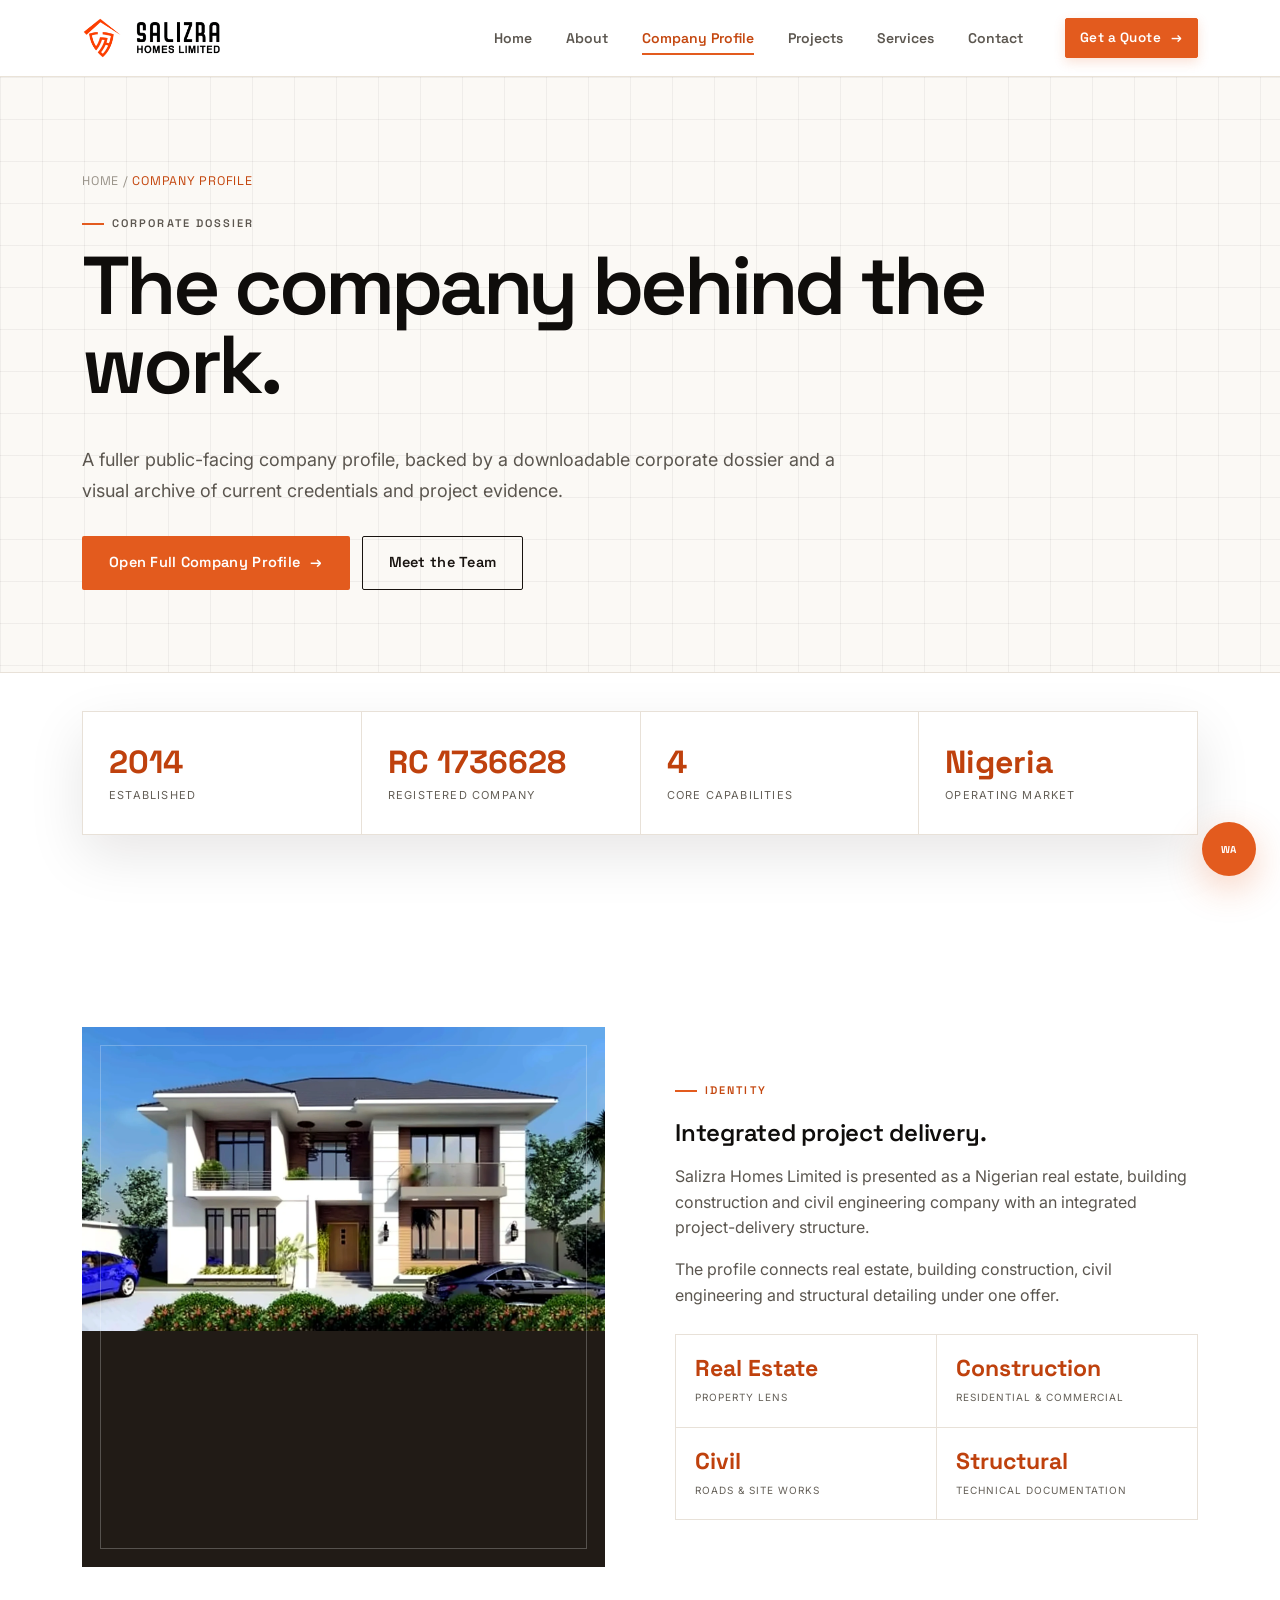
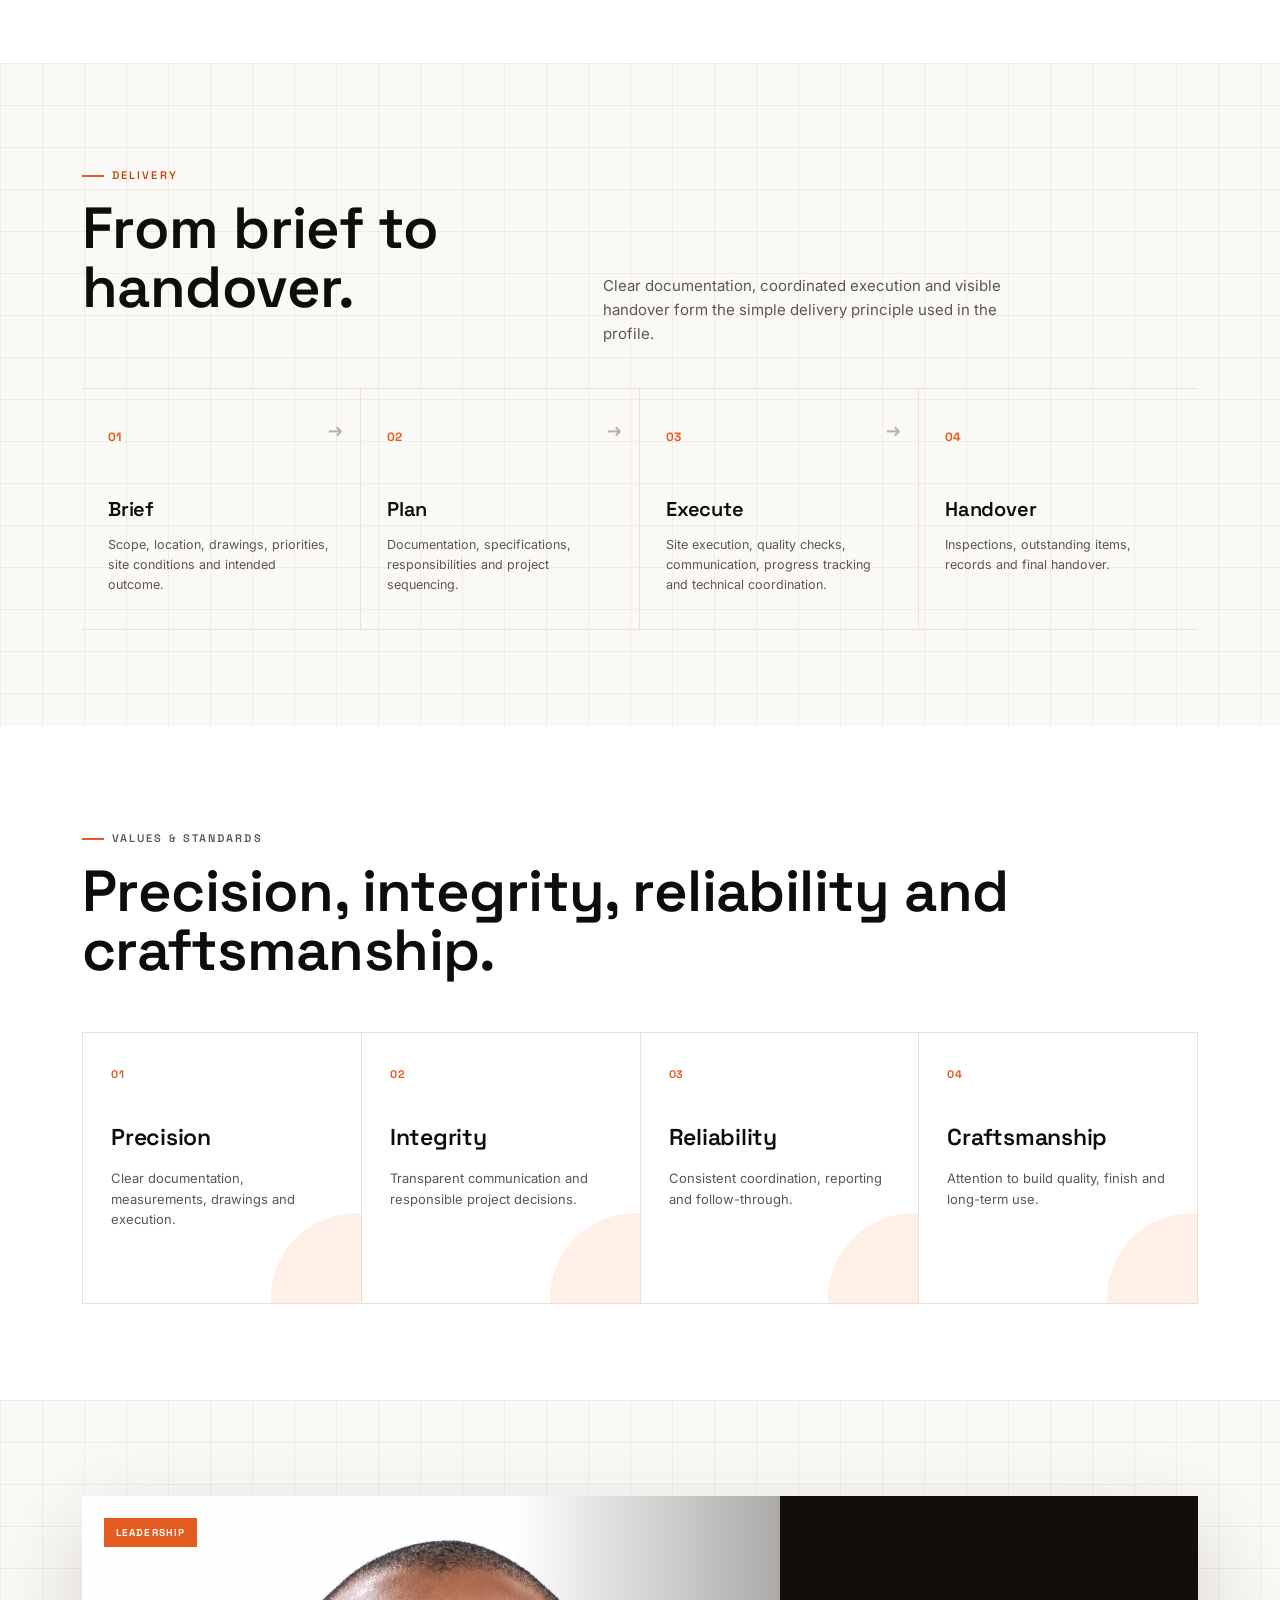
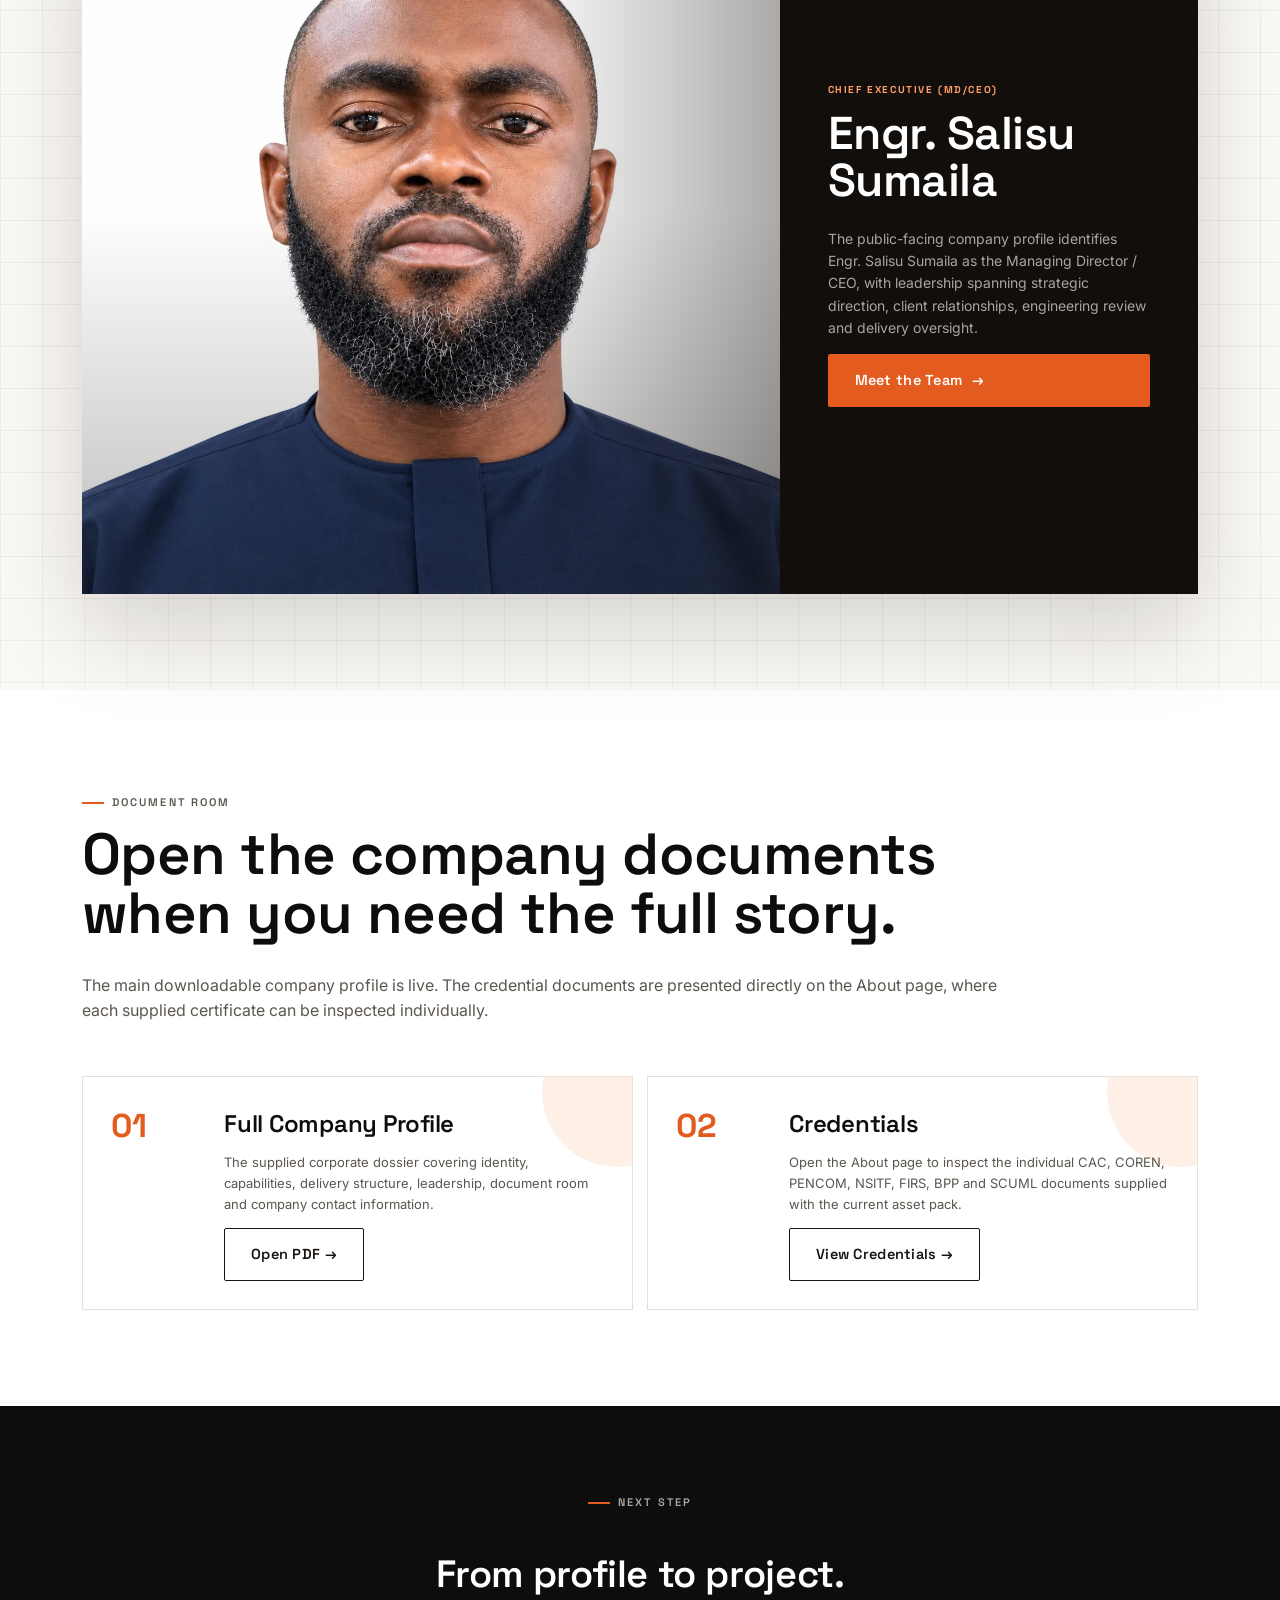
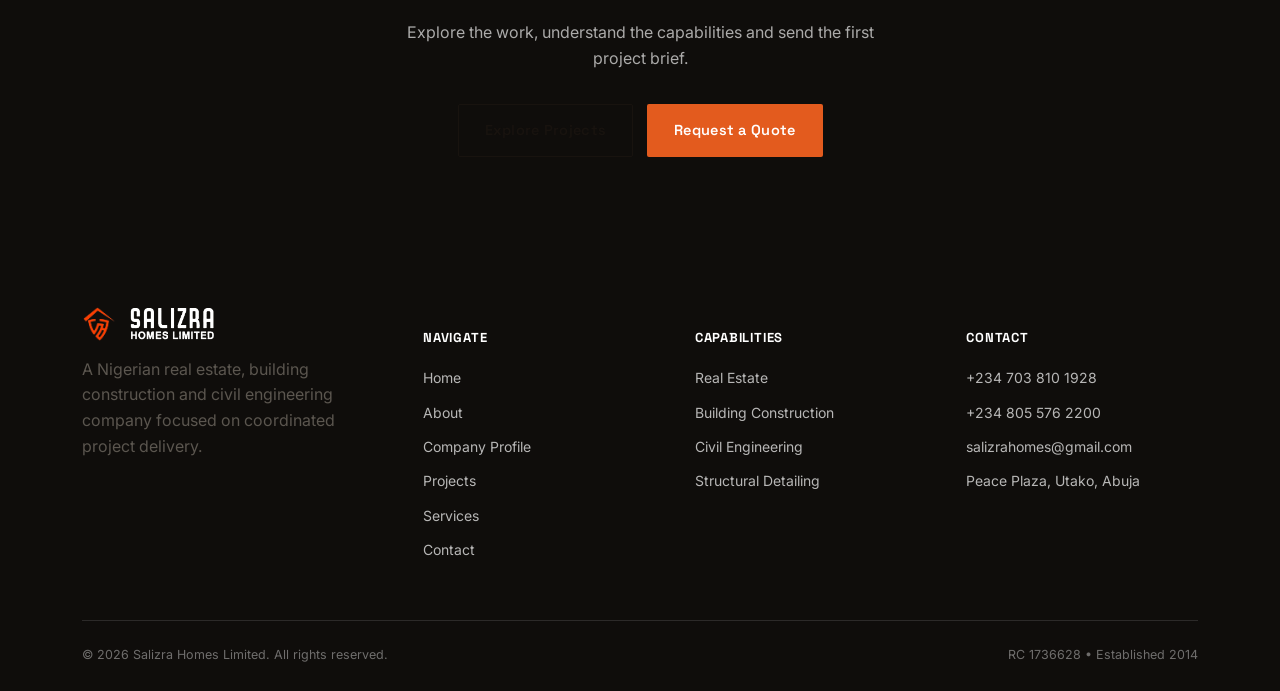
<file: company-profile.html>
<!doctype html><html lang="en"><head><meta charset="utf-8"><meta name="viewport" content="width=device-width, initial-scale=1"><title>Company Profile — Salizra Homes Limited</title><meta name="description" content="Read the Salizra Homes Limited company profile, capability structure, delivery logic and leadership information."><link rel="preconnect" href="https://fonts.googleapis.com"><link href="https://fonts.googleapis.com/css2?family=Inter:wght@400;500;600&family=Oswald:wght@500;600&family=Space+Grotesk:wght@500;600;700&display=swap" rel="stylesheet"><link rel="stylesheet" href="css/style.css"><link rel="stylesheet" href="css/enhance.css"><link rel="stylesheet" href="css/skeleton-upgrade.css"><link rel="stylesheet" href="css/company-profile.css"><link rel="stylesheet" href="css/salizra-premium.css"><link rel="icon" type="image/png" sizes="32x32" href="images/logo/favicon-32.png"><link rel="shortcut icon" href="favicon.ico"></head><body><div class="preloader" id="preloader" role="status" aria-label="Loading Salizra Homes Limited"><div class="preloader-inner"><div class="preloader-shield"><img class="preloader-base" src="images/logo/salizra-icon-white.png" alt=""><div class="preloader-sweep"></div><div class="preloader-sweep preloader-sweep-2"></div></div><div class="preloader-word">SALIZRA<span>HOMES LIMITED</span></div><div class="preloader-bar"><div class="preloader-bar-fill"></div></div></div></div><header class="site-header"><nav class="nav"><a href="index.html" class="brand"><img src="images/logo/salizra-icon.png" alt="Salizra Homes Limited" class="brand-mark"><span class="brand-word"><b>SALIZRA</b><span>Homes Limited</span></span></a><button class="nav-toggle" aria-label="Toggle menu" aria-expanded="false"><span></span></button><ul class="nav-links"><li><a href="index.html" class="">Home</a></li><li><a href="about.html" class="">About</a></li><li><a href="company-profile.html" class="active">Company Profile</a></li><li><a href="projects.html" class="">Projects</a></li><li><a href="services.html" class="">Services</a></li><li><a href="contact.html" class="">Contact</a></li><li class="nav-cta"><a href="contact.html" class="btn btn-primary">Get a Quote <span class="btn-arrow">→</span></a></li></ul></nav></header><main><section class="page-hero blueprint"><div class="container"><p class="breadcrumb"><a href="index.html">Home</a> / <span class="orange">Company Profile</span></p><p class="eyebrow">Corporate Dossier</p><h1>The company behind the work.</h1><p class="page-hero-copy">A fuller public-facing company profile, backed by a downloadable corporate dossier and a visual archive of current credentials and project evidence.</p><div class="home-actions"><a href="documents/company-profile.pdf" class="btn btn-primary" target="_blank" rel="noopener">Open Full Company Profile <span class="btn-arrow">→</span></a><a href="about.html" class="btn btn-outline">Meet the Team</a></div></div></section>
<section class="section" style="padding-top:38px"><div class="container"><div class="stats-grid"><div class="stat-card reveal"><b data-site-founded></b><span>Established</span></div><div class="stat-card reveal"><b data-site-registration></b><span>Registered company</span></div><div class="stat-card reveal"><b>4</b><span>Core capabilities</span></div><div class="stat-card reveal"><b>Nigeria</b><span>Operating market</span></div></div></div></section>
<section class="section"><div class="container"><div class="split-feature"><div class="split-feature-media reveal"><img src="images/projects/Duplex_Render_Lokoja_Kogi.webp" alt="Duplex concept render for Lokoja, Kogi" loading="lazy"></div><div class="reveal"><p class="eyebrow">Identity</p><h2>Integrated project delivery.</h2><p>Salizra Homes Limited is presented as a Nigerian real estate, building construction and civil engineering company with an integrated project-delivery structure.</p><p>The profile connects real estate, building construction, civil engineering and structural detailing under one offer.</p><div class="fact-row"><div class="fact"><b>Real Estate</b><span>Property lens</span></div><div class="fact"><b>Construction</b><span>Residential & commercial</span></div><div class="fact"><b>Civil</b><span>Roads & site works</span></div><div class="fact"><b>Structural</b><span>Technical documentation</span></div></div></div></div></div></section>
<section class="section blueprint"><div class="container"><div class="split-head"><div><p class="eyebrow">Delivery</p><h2>From brief to handover.</h2></div><p>Clear documentation, coordinated execution and visible handover form the simple delivery principle used in the profile.</p></div><div class="process-grid"><div class="process-card reveal"><span class="step-no">01</span><h3>Brief</h3><p>Scope, location, drawings, priorities, site conditions and intended outcome.</p></div><div class="process-card reveal"><span class="step-no">02</span><h3>Plan</h3><p>Documentation, specifications, responsibilities and project sequencing.</p></div><div class="process-card reveal"><span class="step-no">03</span><h3>Execute</h3><p>Site execution, quality checks, communication, progress tracking and technical coordination.</p></div><div class="process-card reveal"><span class="step-no">04</span><h3>Handover</h3><p>Inspections, outstanding items, records and final handover.</p></div></div></div></section>
<section class="section"><div class="container"><div class="section-head"><p class="eyebrow">Values & Standards</p><h2>Precision, integrity, reliability and craftsmanship.</h2></div><div class="capability-grid"><article class="capability-card reveal"><span>01</span><h3>Precision</h3><p>Clear documentation, measurements, drawings and execution.</p></article><article class="capability-card reveal"><span>02</span><h3>Integrity</h3><p>Transparent communication and responsible project decisions.</p></article><article class="capability-card reveal"><span>03</span><h3>Reliability</h3><p>Consistent coordination, reporting and follow-through.</p></article><article class="capability-card reveal"><span>04</span><h3>Craftsmanship</h3><p>Attention to build quality, finish and long-term use.</p></article></div></div></section>
<section class="section blueprint"><div class="container"><div class="feature-showcase reveal"><div class="feature-showcase-media"><span class="feature-badge">Leadership</span><img src="images/team/salisu-sumaila.webp" alt="Engr. Salisu Sumaila" loading="lazy"></div><div class="feature-showcase-copy"><span class="feature-kicker">Chief Executive (MD/CEO)</span><h3>Engr. Salisu Sumaila</h3><p>The public-facing company profile identifies Engr. Salisu Sumaila as the Managing Director / CEO, with leadership spanning strategic direction, client relationships, engineering review and delivery oversight.</p><a href="about.html#team" class="btn btn-primary">Meet the Team <span class="btn-arrow">→</span></a></div></div></div></section>
<section class="section"><div class="container"><div class="section-head"><p class="eyebrow">Document Room</p><h2>Open the company documents when you need the full story.</h2><p>The main downloadable company profile is live. The credential documents are presented directly on the About page, where each supplied certificate can be inspected individually.</p></div><div class="services-grid-premium"><article class="service-panel reveal"><span class="service-number">01</span><div><h3>Full Company Profile</h3><p>The supplied corporate dossier covering identity, capabilities, delivery structure, leadership, document room and company contact information.</p><a href="documents/company-profile.pdf" class="btn btn-outline" target="_blank" rel="noopener">Open PDF →</a></div></article><article class="service-panel reveal"><span class="service-number">02</span><div><h3>Credentials</h3><p>Open the About page to inspect the individual CAC, COREN, PENCOM, NSITF, FIRS, BPP and SCUML documents supplied with the current asset pack.</p><a href="about.html#credentials" class="btn btn-outline">View Credentials →</a></div></article></div></div></section>
<section class="cta-band"><div class="container"><p class="eyebrow">Next Step</p><h2>From profile to project.</h2><p>Explore the work, understand the capabilities and send the first project brief.</p><div class="cta-actions"><a href="projects.html" class="btn btn-outline">Explore Projects</a><a href="contact.html" class="btn btn-primary">Request a Quote</a></div></div></section></main><footer class="site-footer"><div class="container"><div class="footer-grid"><div><div class="footer-brand"><img src="images/logo/salizra-icon.png" alt="Salizra Homes Limited" width="34" height="34"><span><b>SALIZRA</b><span>Homes Limited</span></span></div><p>A Nigerian real estate, building construction and civil engineering company focused on coordinated project delivery.</p></div><div class="footer-col"><h5>Navigate</h5><ul><li><a href="index.html">Home</a></li><li><a href="about.html">About</a></li><li><a href="company-profile.html">Company Profile</a></li><li><a href="projects.html">Projects</a></li><li><a href="services.html">Services</a></li><li><a href="contact.html">Contact</a></li></ul></div><div class="footer-col"><h5>Capabilities</h5><ul><li><a href="services.html">Real Estate</a></li><li><a href="services.html">Building Construction</a></li><li><a href="services.html">Civil Engineering</a></li><li><a href="services.html">Structural Detailing</a></li></ul></div><div class="footer-col"><h5>Contact</h5><ul><li><a data-site-phone="0" href="#"></a></li><li><a data-site-phone="1" href="#"></a></li><li><a data-site-email href="#"></a></li><li data-site-address></li></ul></div></div><div class="footer-bottom"><span>© <span id="year"></span> Salizra Homes Limited. All rights reserved.</span><span><span data-site-registration></span> • Established <span data-site-founded></span></span></div></div></footer><a data-site-whatsapp href="https://wa.me/2347038101928" class="wa-float" target="_blank" rel="noopener noreferrer" aria-label="Chat with Salizra Homes on WhatsApp"><span class="wa-tooltip">Chat with us</span><span class="wa-symbol">WA</span></a><script src="js/site-data.js"></script><script src="js/main.js"></script><script src="js/premium.js"></script></body></html>
</file>
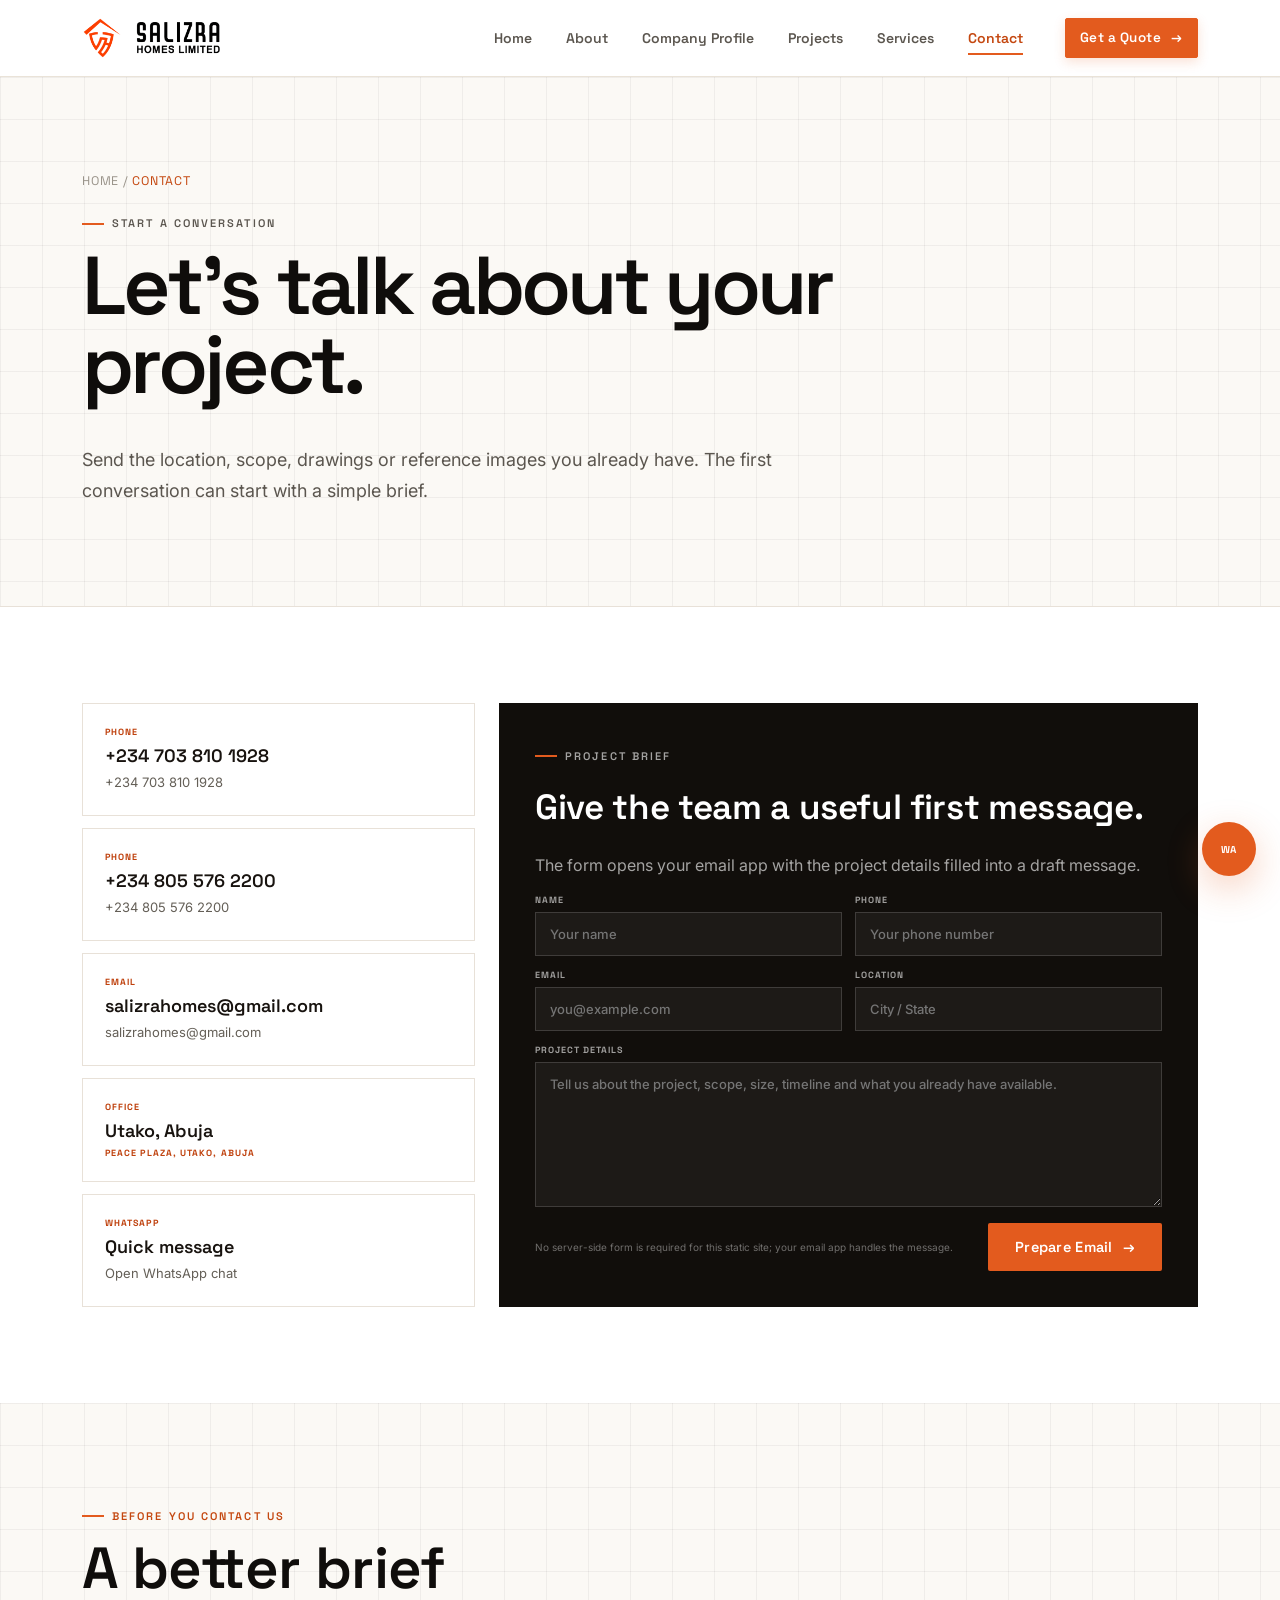
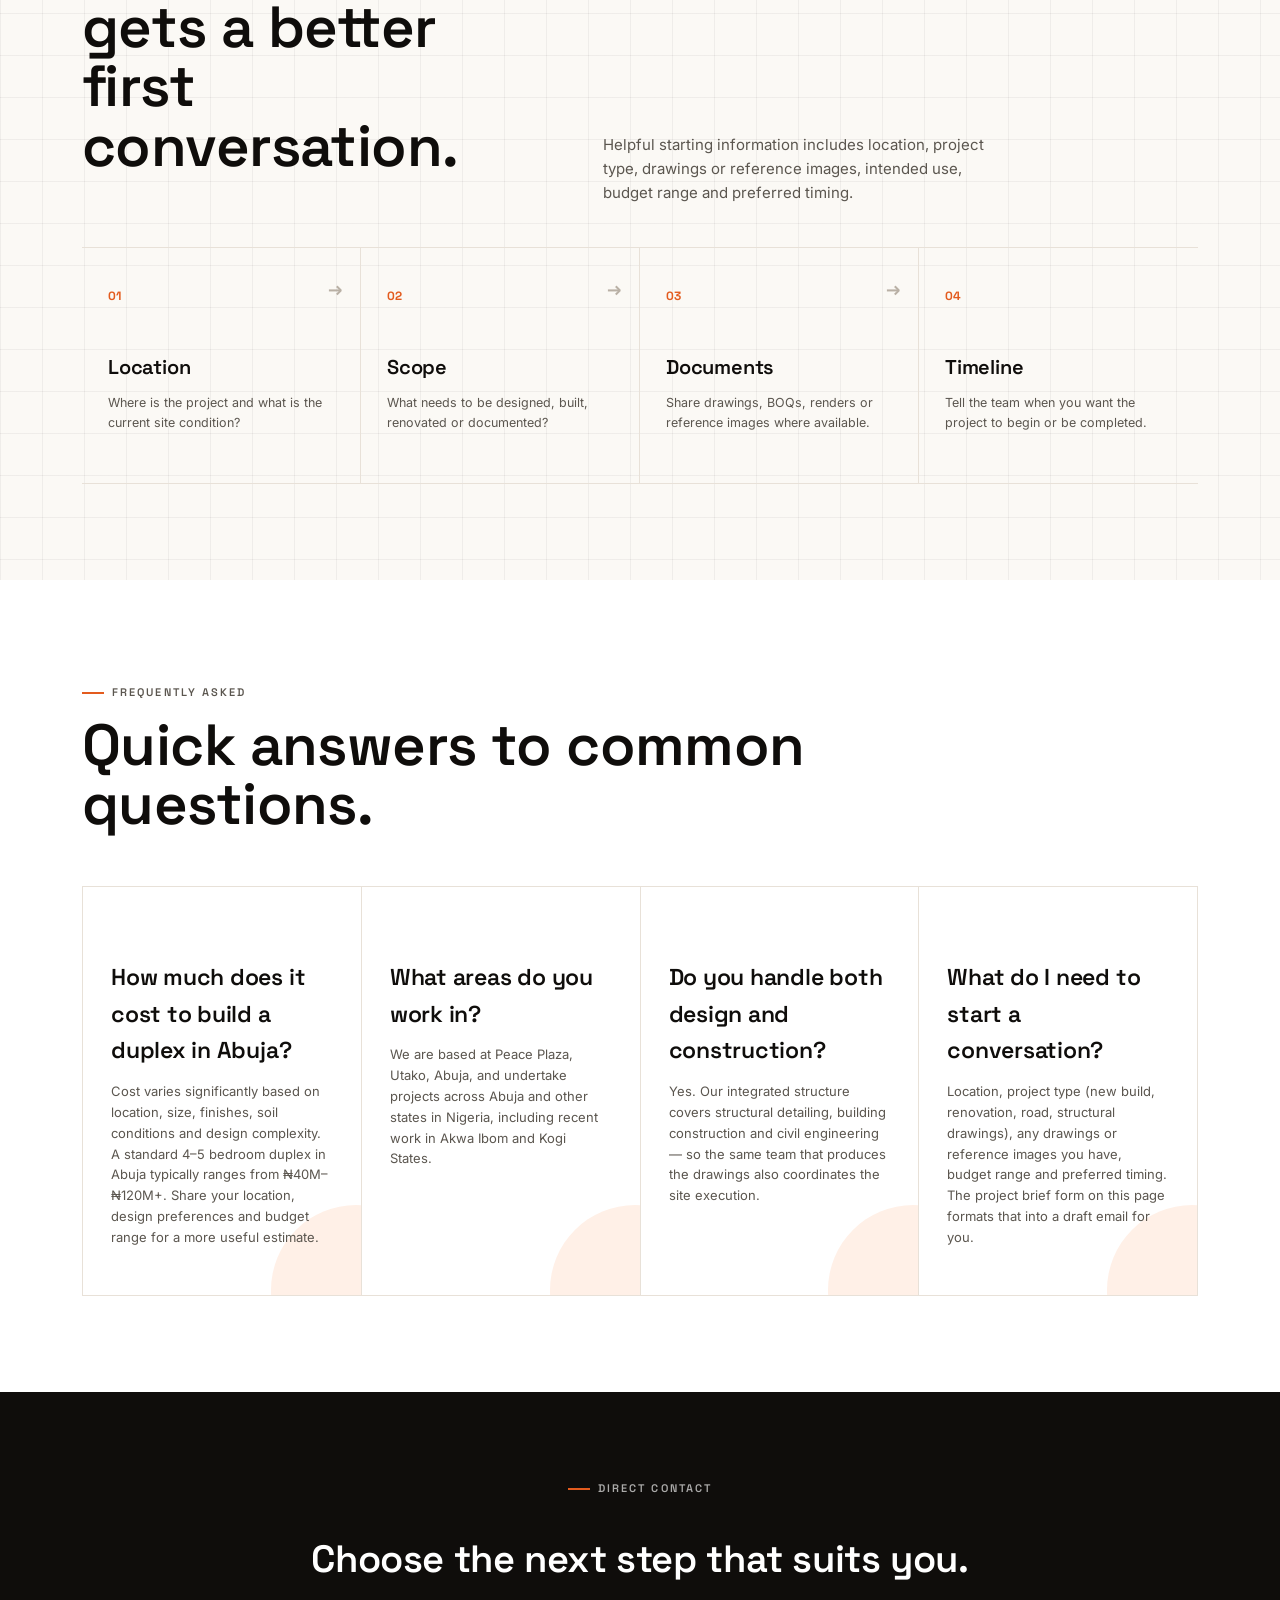
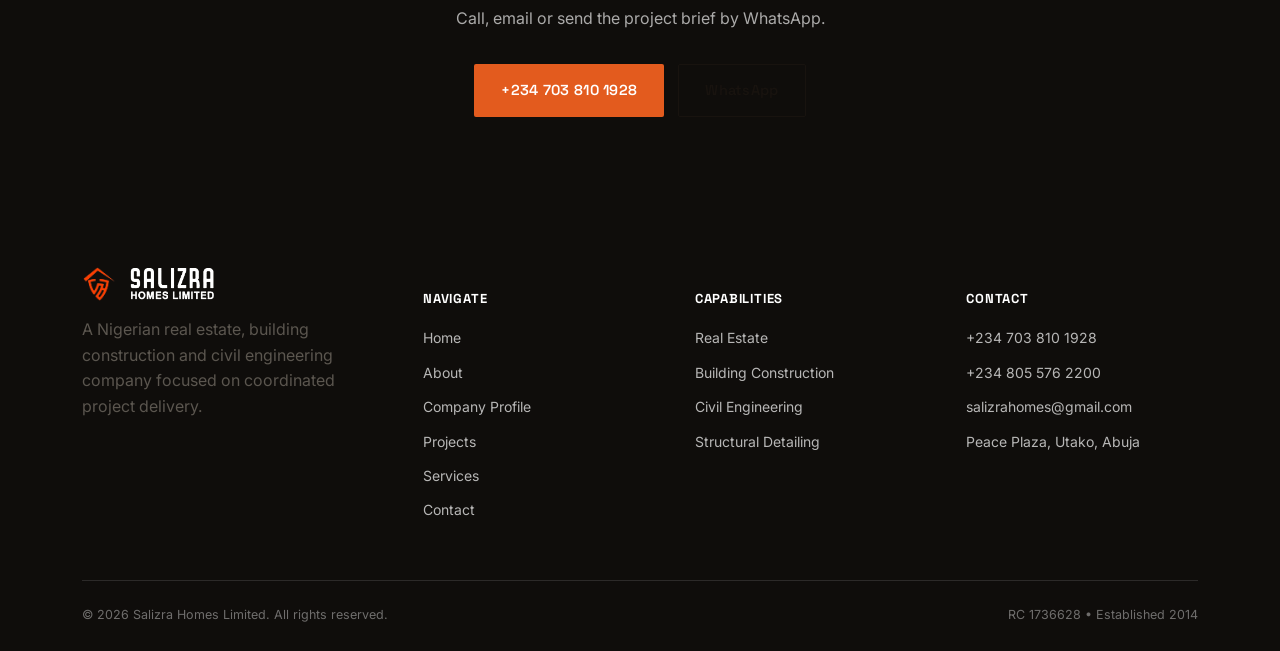
<file: contact.html>
<!doctype html><html lang="en"><head><meta charset="utf-8"><meta name="viewport" content="width=device-width, initial-scale=1"><title>Contact — Salizra Homes Limited</title><meta name="description" content="Contact Salizra Homes Limited at Peace Plaza, Utako, Abuja by phone, email or project brief."><link rel="preconnect" href="https://fonts.googleapis.com"><link href="https://fonts.googleapis.com/css2?family=Inter:wght@400;500;600&family=Oswald:wght@500;600&family=Space+Grotesk:wght@500;600;700&display=swap" rel="stylesheet"><link rel="stylesheet" href="css/style.css"><link rel="stylesheet" href="css/enhance.css"><link rel="stylesheet" href="css/skeleton-upgrade.css"><link rel="stylesheet" href="css/company-profile.css"><link rel="stylesheet" href="css/salizra-premium.css"><link rel="icon" type="image/png" sizes="32x32" href="images/logo/favicon-32.png"><link rel="shortcut icon" href="favicon.ico"></head><body><div class="preloader" id="preloader" role="status" aria-label="Loading Salizra Homes Limited"><div class="preloader-inner"><div class="preloader-shield"><img class="preloader-base" src="images/logo/salizra-icon-white.png" alt=""><div class="preloader-sweep"></div><div class="preloader-sweep preloader-sweep-2"></div></div><div class="preloader-word">SALIZRA<span>HOMES LIMITED</span></div><div class="preloader-bar"><div class="preloader-bar-fill"></div></div></div></div><header class="site-header"><nav class="nav"><a href="index.html" class="brand"><img src="images/logo/salizra-icon.png" alt="Salizra Homes Limited" class="brand-mark"><span class="brand-word"><b>SALIZRA</b><span>Homes Limited</span></span></a><button class="nav-toggle" aria-label="Toggle menu" aria-expanded="false"><span></span></button><ul class="nav-links"><li><a href="index.html" class="">Home</a></li><li><a href="about.html" class="">About</a></li><li><a href="company-profile.html" class="">Company Profile</a></li><li><a href="projects.html" class="">Projects</a></li><li><a href="services.html" class="">Services</a></li><li><a href="contact.html" class="active">Contact</a></li><li class="nav-cta"><a href="contact.html" class="btn btn-primary">Get a Quote <span class="btn-arrow">→</span></a></li></ul></nav></header><main><section class="page-hero blueprint"><div class="container"><p class="breadcrumb"><a href="index.html">Home</a> / <span class="orange">Contact</span></p><p class="eyebrow">Start a Conversation</p><h1>Let’s talk about your project.</h1><p class="page-hero-copy">Send the location, scope, drawings or reference images you already have. The first conversation can start with a simple brief.</p></div></section>
<section class="section"><div class="container"><div class="contact-grid-premium"><div class="contact-stack"><div class="contact-card-premium reveal"><span>Phone</span><b data-site-phone="0"></b><a data-site-phone="0" href="#">Call the office</a></div><div class="contact-card-premium reveal"><span>Phone</span><b data-site-phone="1"></b><a data-site-phone="1" href="#">Call the office</a></div><div class="contact-card-premium reveal"><span>Email</span><b data-site-email></b><a data-site-email href="#">Send an email</a></div><div class="contact-card-premium reveal"><span>Office</span><b>Utako, Abuja</b><a href="https://www.google.com/maps/search/?api=1&query=Peace+Plaza,+Utako,+Abuja,+Nigeria" target="_blank" rel="noopener"><span data-site-address></span></a></div><div class="contact-card-premium reveal"><span>WhatsApp</span><b>Quick message</b><a data-site-whatsapp href="#" target="_blank" rel="noopener">Open WhatsApp chat</a></div></div><div class="form-card-premium reveal"><p class="eyebrow">Project Brief</p><h2>Give the team a useful first message.</h2><p>The form opens your email app with the project details filled into a draft message.</p><form data-mail-form><div class="form-grid"><label>Name<input name="name" required placeholder="Your name"></label><label>Phone<input name="phone" required placeholder="Your phone number"></label><label>Email<input type="email" name="email" placeholder="you@example.com"></label><label>Location<input name="location" placeholder="City / State"></label><label class="full">Project details<textarea name="message" required placeholder="Tell us about the project, scope, size, timeline and what you already have available."></textarea></label></div><div class="form-actions"><p class="form-note">No server-side form is required for this static site; your email app handles the message.</p><button type="submit" class="btn btn-primary">Prepare Email <span class="btn-arrow">→</span></button></div></form></div></div></div></section>
<section class="section blueprint"><div class="container"><div class="split-head"><div><p class="eyebrow">Before You Contact Us</p><h2>A better brief gets a better first conversation.</h2></div><p>Helpful starting information includes location, project type, drawings or reference images, intended use, budget range and preferred timing.</p></div><div class="process-grid"><div class="process-card reveal"><span class="step-no">01</span><h3>Location</h3><p>Where is the project and what is the current site condition?</p></div><div class="process-card reveal"><span class="step-no">02</span><h3>Scope</h3><p>What needs to be designed, built, renovated or documented?</p></div><div class="process-card reveal"><span class="step-no">03</span><h3>Documents</h3><p>Share drawings, BOQs, renders or reference images where available.</p></div><div class="process-card reveal"><span class="step-no">04</span><h3>Timeline</h3><p>Tell the team when you want the project to begin or be completed.</p></div></div></div></section>
<section class="section"><div class="container"><div class="section-head"><p class="eyebrow">Frequently Asked</p><h2>Quick answers to common questions.</h2></div><div class="capability-grid"><article class="capability-card reveal"><h3>How much does it cost to build a duplex in Abuja?</h3><p>Cost varies significantly based on location, size, finishes, soil conditions and design complexity. A standard 4–5 bedroom duplex in Abuja typically ranges from ₦40M–₦120M+. Share your location, design preferences and budget range for a more useful estimate.</p></article><article class="capability-card reveal"><h3>What areas do you work in?</h3><p>We are based at Peace Plaza, Utako, Abuja, and undertake projects across Abuja and other states in Nigeria, including recent work in Akwa Ibom and Kogi States.</p></article><article class="capability-card reveal"><h3>Do you handle both design and construction?</h3><p>Yes. Our integrated structure covers structural detailing, building construction and civil engineering — so the same team that produces the drawings also coordinates the site execution.</p></article><article class="capability-card reveal"><h3>What do I need to start a conversation?</h3><p>Location, project type (new build, renovation, road, structural drawings), any drawings or reference images you have, budget range and preferred timing. The project brief form on this page formats that into a draft email for you.</p></article></div></div></section>
<section class="cta-band"><div class="container"><p class="eyebrow">Direct Contact</p><h2>Choose the next step that suits you.</h2><p>Call, email or send the project brief by WhatsApp.</p><div class="cta-actions"><a class="btn btn-primary" data-site-phone="0" href="#">Call Salizra</a><a class="btn btn-outline" data-site-whatsapp href="#" target="_blank" rel="noopener">WhatsApp</a></div></div></section></main><footer class="site-footer"><div class="container"><div class="footer-grid"><div><div class="footer-brand"><img src="images/logo/salizra-icon.png" alt="Salizra Homes Limited" width="34" height="34"><span><b>SALIZRA</b><span>Homes Limited</span></span></div><p>A Nigerian real estate, building construction and civil engineering company focused on coordinated project delivery.</p></div><div class="footer-col"><h5>Navigate</h5><ul><li><a href="index.html">Home</a></li><li><a href="about.html">About</a></li><li><a href="company-profile.html">Company Profile</a></li><li><a href="projects.html">Projects</a></li><li><a href="services.html">Services</a></li><li><a href="contact.html">Contact</a></li></ul></div><div class="footer-col"><h5>Capabilities</h5><ul><li><a href="services.html">Real Estate</a></li><li><a href="services.html">Building Construction</a></li><li><a href="services.html">Civil Engineering</a></li><li><a href="services.html">Structural Detailing</a></li></ul></div><div class="footer-col"><h5>Contact</h5><ul><li><a data-site-phone="0" href="#"></a></li><li><a data-site-phone="1" href="#"></a></li><li><a data-site-email href="#"></a></li><li data-site-address></li></ul></div></div><div class="footer-bottom"><span>© <span id="year"></span> Salizra Homes Limited. All rights reserved.</span><span><span data-site-registration></span> • Established <span data-site-founded></span></span></div></div></footer><a data-site-whatsapp href="https://wa.me/2347038101928" class="wa-float" target="_blank" rel="noopener noreferrer" aria-label="Chat with Salizra Homes on WhatsApp"><span class="wa-tooltip">Chat with us</span><span class="wa-symbol">WA</span></a><script src="js/site-data.js"></script><script src="js/main.js"></script><script src="js/premium.js"></script></body></html>
</file>
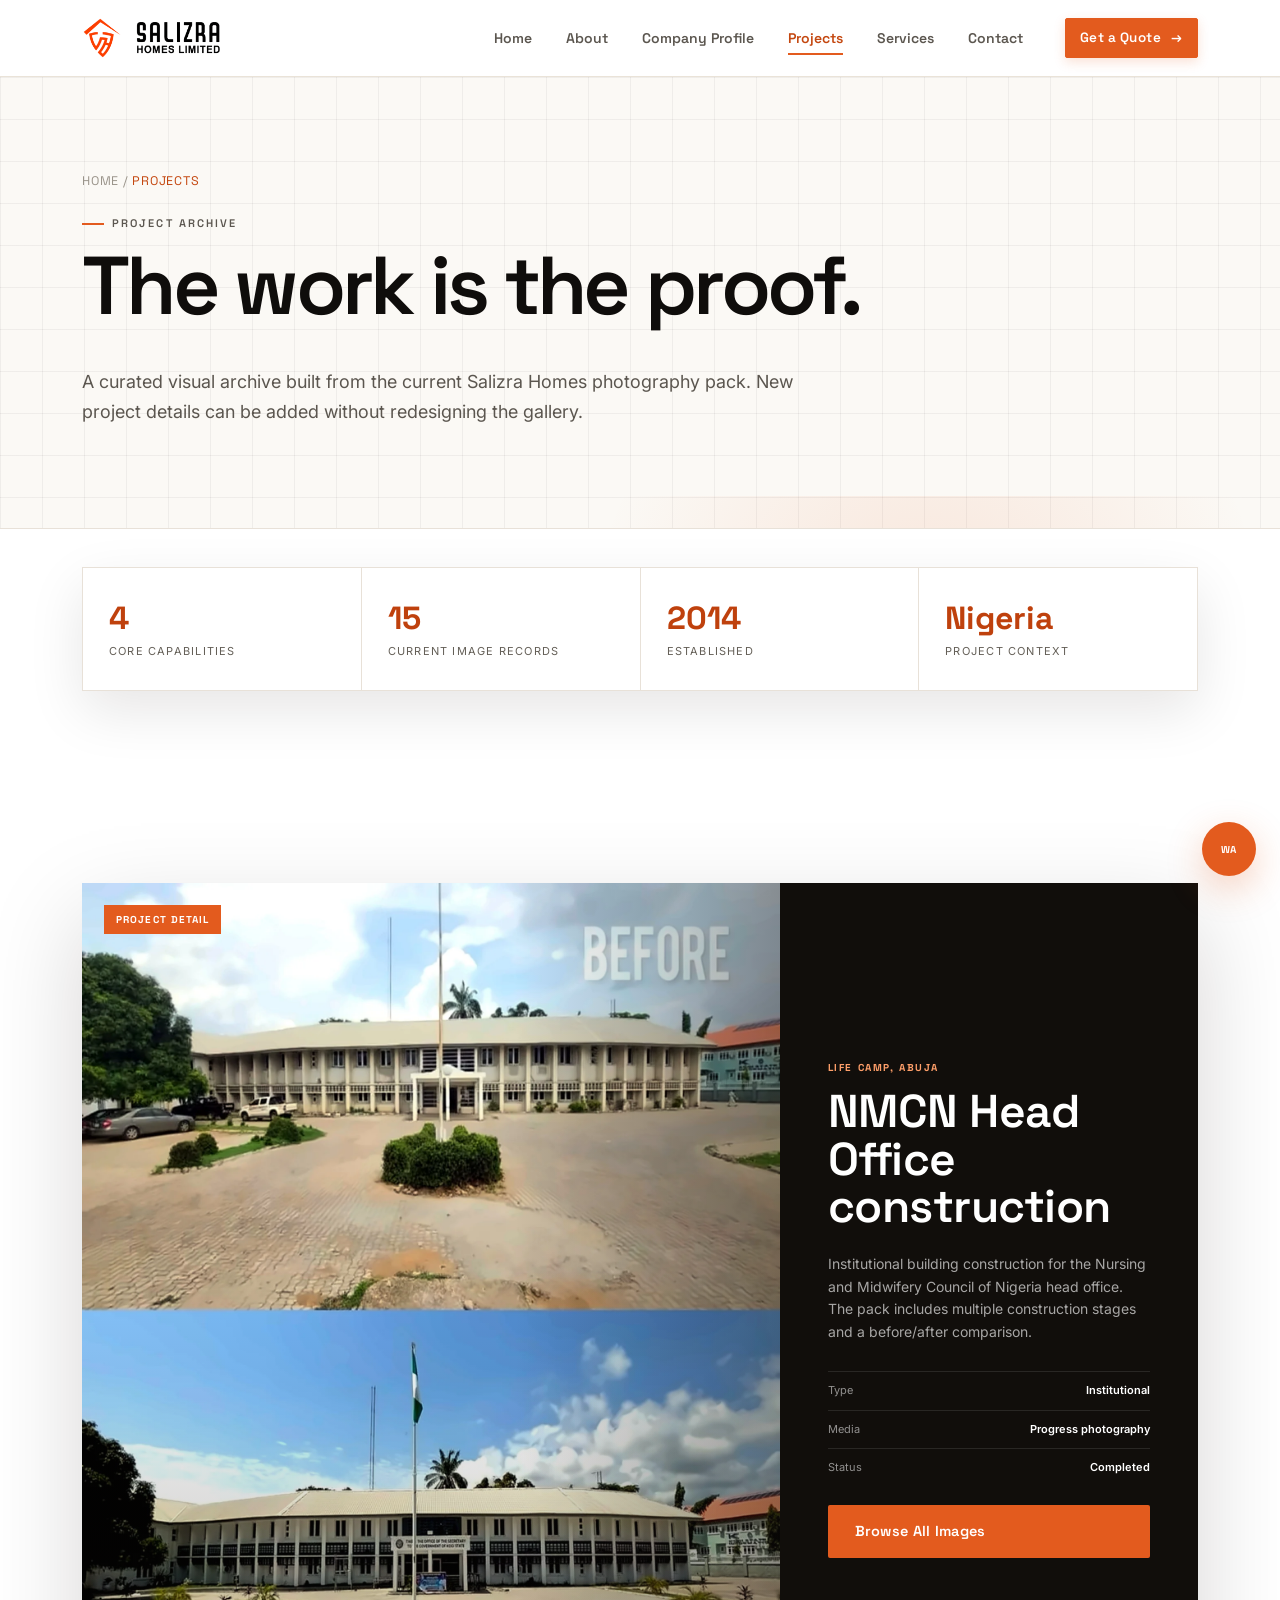
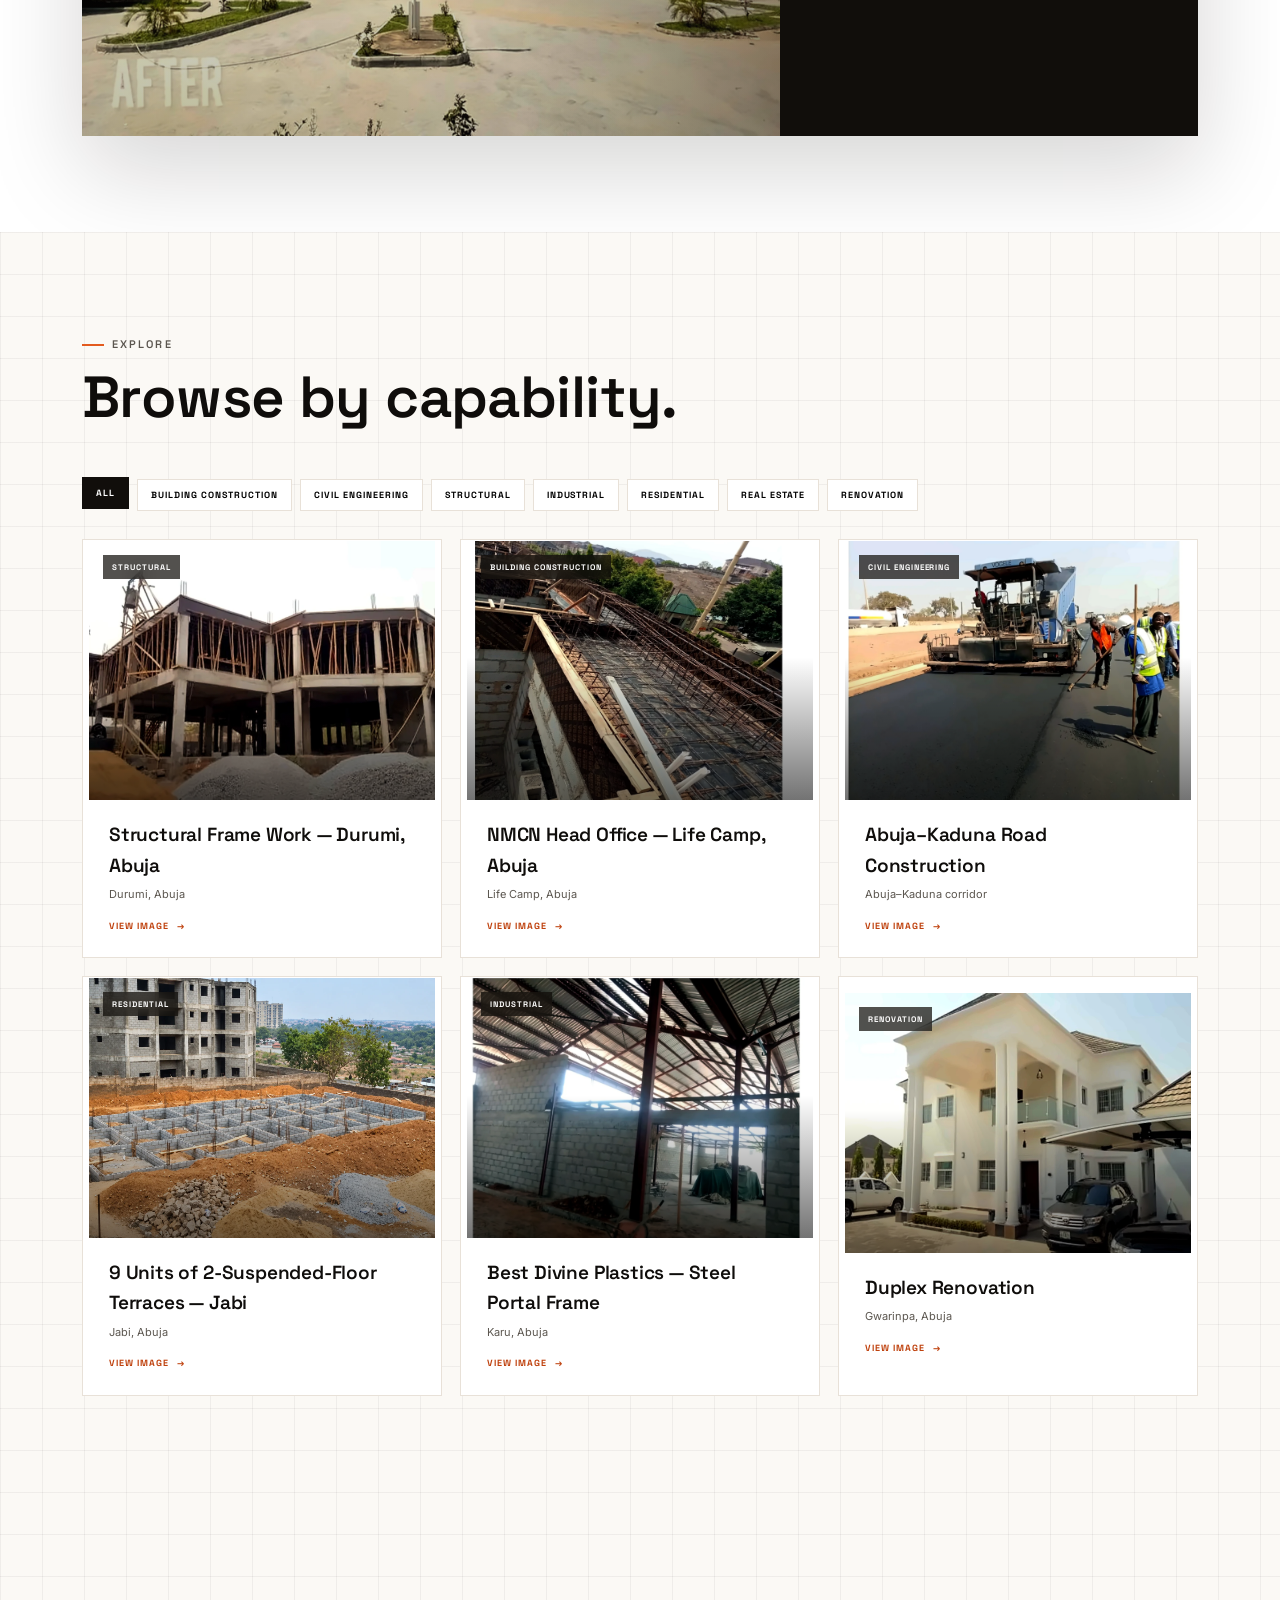
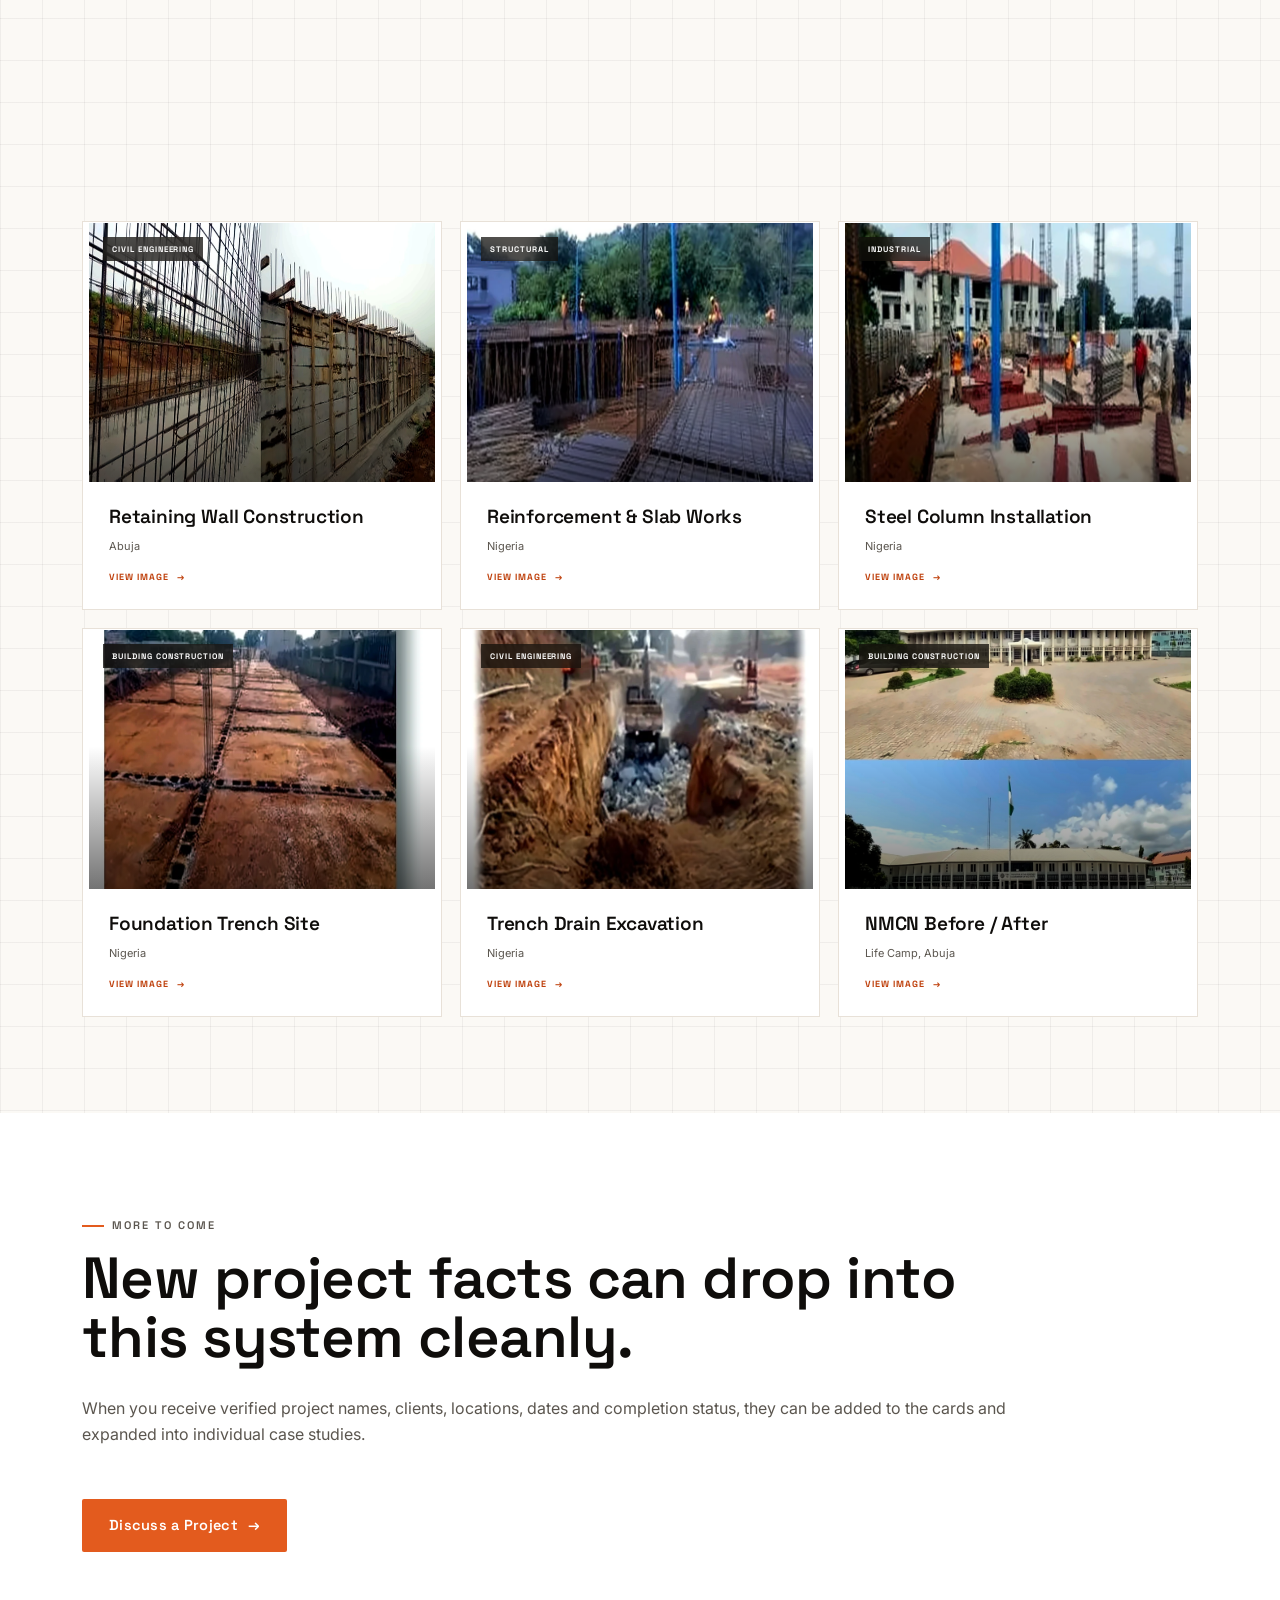
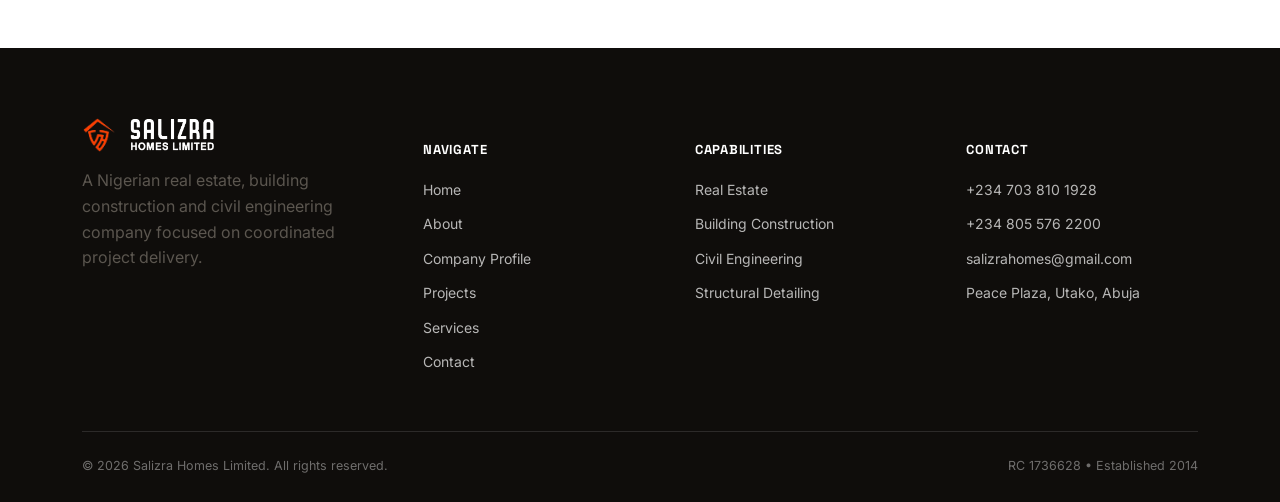
<file: projects.html>
<!doctype html><html lang="en"><head><meta charset="utf-8"><meta name="viewport" content="width=device-width, initial-scale=1"><title>Projects — Salizra Homes Limited</title><meta name="description" content="Explore selected project photography across Salizra Homes Limited building, civil, structural, industrial and residential work."><link rel="preconnect" href="https://fonts.googleapis.com"><link href="https://fonts.googleapis.com/css2?family=Inter:wght@400;500;600&family=Oswald:wght@500;600&family=Space+Grotesk:wght@500;600;700&display=swap" rel="stylesheet"><link rel="stylesheet" href="css/style.css"><link rel="stylesheet" href="css/enhance.css"><link rel="stylesheet" href="css/skeleton-upgrade.css"><link rel="stylesheet" href="css/company-profile.css"><link rel="stylesheet" href="css/salizra-premium.css"><link rel="icon" type="image/png" sizes="32x32" href="images/logo/favicon-32.png"><link rel="shortcut icon" href="favicon.ico"></head><body><div class="preloader" id="preloader" role="status" aria-label="Loading Salizra Homes Limited"><div class="preloader-inner"><div class="preloader-shield"><img class="preloader-base" src="images/logo/salizra-icon-white.png" alt=""><div class="preloader-sweep"></div><div class="preloader-sweep preloader-sweep-2"></div></div><div class="preloader-word">SALIZRA<span>HOMES LIMITED</span></div><div class="preloader-bar"><div class="preloader-bar-fill"></div></div></div></div><header class="site-header"><nav class="nav"><a href="index.html" class="brand"><img src="images/logo/salizra-icon.png" alt="Salizra Homes Limited" class="brand-mark"><span class="brand-word"><b>SALIZRA</b><span>Homes Limited</span></span></a><button class="nav-toggle" aria-label="Toggle menu" aria-expanded="false"><span></span></button><ul class="nav-links"><li><a href="index.html" class="">Home</a></li><li><a href="about.html" class="">About</a></li><li><a href="company-profile.html" class="">Company Profile</a></li><li><a href="projects.html" class="active">Projects</a></li><li><a href="services.html" class="">Services</a></li><li><a href="contact.html" class="">Contact</a></li><li class="nav-cta"><a href="contact.html" class="btn btn-primary">Get a Quote <span class="btn-arrow">→</span></a></li></ul></nav></header><main><section class="page-hero blueprint"><div class="container"><p class="breadcrumb"><a href="index.html">Home</a> / <span class="orange">Projects</span></p><p class="eyebrow">Project Archive</p><h1>The work is the proof.</h1><p class="page-hero-copy">A curated visual archive built from the current Salizra Homes photography pack. New project details can be added without redesigning the gallery.</p></div></section>
<section class="section" style="padding-top:38px"><div class="container"><div class="stats-grid"><div class="stat-card"><b>4</b><span>Core capabilities</span></div><div class="stat-card"><b>15</b><span>Current image records</span></div><div class="stat-card"><b data-site-founded></b><span>Established</span></div><div class="stat-card"><b>Nigeria</b><span>Project context</span></div></div></div></section>
<section class="section"><div class="container"><div class="feature-showcase reveal"><div class="feature-showcase-media"><span class="feature-badge">Project Detail</span><img src="images/projects/NMCN_HeadOffice_Before_After.webp" alt="NMCN Head Office before and after" loading="lazy"></div><div class="feature-showcase-copy"><span class="feature-kicker">Life Camp, Abuja</span><h3>NMCN Head Office construction</h3><p>Institutional building construction for the Nursing and Midwifery Council of Nigeria head office. The pack includes multiple construction stages and a before/after comparison.</p><div class="feature-points"><div><span>Type</span><b>Institutional</b></div><div><span>Media</span><b>Progress photography</b></div><div><span>Status</span><b>Completed</b></div></div><a href="#projects" class="btn btn-primary">Browse All Images</a></div></div></div></section>
<section class="section blueprint" id="projects"><div class="container"><div class="section-head"><p class="eyebrow">Explore</p><h2>Browse by capability.</h2></div><div class="project-filters"><button class="project-filter active" data-filter="all">All</button><button class="project-filter" data-filter="Building Construction">Building Construction</button><button class="project-filter" data-filter="Civil Engineering">Civil Engineering</button><button class="project-filter" data-filter="Structural">Structural</button><button class="project-filter" data-filter="Industrial">Industrial</button><button class="project-filter" data-filter="Residential">Residential</button><button class="project-filter" data-filter="Real Estate">Real Estate</button><button class="project-filter" data-filter="Renovation">Renovation</button></div><div class="project-grid-premium"><button type="button" class="project-card-premium reveal" data-category="Structural" data-project='{&quot;image&quot;: &quot;images/projects/Structural_Frame_Work_Durumi_Abuja.webp&quot;, &quot;title&quot;: &quot;Structural Frame Work \u2014 Durumi, Abuja&quot;, &quot;category&quot;: &quot;Structural&quot;, &quot;description&quot;: &quot;Structural frame work photography supplied in the project pack.&quot;}'><div class="project-media-premium"><img src="images/projects/Structural_Frame_Work_Durumi_Abuja.webp" alt="Structural Frame Work — Durumi, Abuja" loading="lazy"><span class="project-cat">Structural</span></div><div class="project-body-premium"><h3>Structural Frame Work — Durumi, Abuja</h3><p>Durumi, Abuja</p><span class="project-arrow">View image <b>→</b></span></div></button><button type="button" class="project-card-premium reveal" data-category="Building Construction" data-project='{&quot;image&quot;: &quot;images/projects/NMCN_HeadOffice_LifeCamp_Construction_3.webp&quot;, &quot;title&quot;: &quot;NMCN Head Office \u2014 Life Camp, Abuja&quot;, &quot;category&quot;: &quot;Building Construction&quot;, &quot;description&quot;: &quot;Construction-stage photography for the NMCN head office project.&quot;}'><div class="project-media-premium"><img src="images/projects/NMCN_HeadOffice_LifeCamp_Construction_3.webp" alt="NMCN Head Office — Life Camp, Abuja" loading="lazy"><span class="project-cat">Building Construction</span></div><div class="project-body-premium"><h3>NMCN Head Office — Life Camp, Abuja</h3><p>Life Camp, Abuja</p><span class="project-arrow">View image <b>→</b></span></div></button><button type="button" class="project-card-premium reveal" data-category="Civil Engineering" data-project='{&quot;image&quot;: &quot;images/projects/AbujaKaduna_Road_Construction_2.webp&quot;, &quot;title&quot;: &quot;Abuja\u2013Kaduna Road Construction&quot;, &quot;category&quot;: &quot;Civil Engineering&quot;, &quot;description&quot;: &quot;Road construction photography supplied in the project pack.&quot;}'><div class="project-media-premium"><img src="images/projects/AbujaKaduna_Road_Construction_2.webp" alt="Abuja–Kaduna Road Construction" loading="lazy"><span class="project-cat">Civil Engineering</span></div><div class="project-body-premium"><h3>Abuja–Kaduna Road Construction</h3><p>Abuja–Kaduna corridor</p><span class="project-arrow">View image <b>→</b></span></div></button><button type="button" class="project-card-premium reveal" data-category="Residential" data-project='{&quot;image&quot;: &quot;images/projects/construction of 9 units  of 2 suspended floor terrace in jabi abuja .webp&quot;, &quot;title&quot;: &quot;9 Units of 2-Suspended-Floor Terraces \u2014 Jabi&quot;, &quot;category&quot;: &quot;Residential&quot;, &quot;description&quot;: &quot;Residential construction photography supplied in the project pack.&quot;}'><div class="project-media-premium"><img src="images/projects/construction of 9 units  of 2 suspended floor terrace in jabi abuja .webp" alt="9 Units of 2-Suspended-Floor Terraces — Jabi" loading="lazy"><span class="project-cat">Residential</span></div><div class="project-body-premium"><h3>9 Units of 2-Suspended-Floor Terraces — Jabi</h3><p>Jabi, Abuja</p><span class="project-arrow">View image <b>→</b></span></div></button><button type="button" class="project-card-premium reveal" data-category="Industrial" data-project='{&quot;image&quot;: &quot;images/projects/SteelPortalFrame_BestDivinePlastics_Karu_2.webp&quot;, &quot;title&quot;: &quot;Best Divine Plastics \u2014 Steel Portal Frame&quot;, &quot;category&quot;: &quot;Industrial&quot;, &quot;description&quot;: &quot;Steel portal-frame construction photography supplied in the project pack.&quot;}'><div class="project-media-premium"><img src="images/projects/SteelPortalFrame_BestDivinePlastics_Karu_2.webp" alt="Best Divine Plastics — Steel Portal Frame" loading="lazy"><span class="project-cat">Industrial</span></div><div class="project-body-premium"><h3>Best Divine Plastics — Steel Portal Frame</h3><p>Karu, Abuja</p><span class="project-arrow">View image <b>→</b></span></div></button><button type="button" class="project-card-premium reveal" data-category="Renovation" data-project='{&quot;image&quot;: &quot;images/projects/Duplex_Renovation_Gwarinpa_2.webp&quot;, &quot;title&quot;: &quot;Duplex Renovation&quot;, &quot;category&quot;: &quot;Renovation&quot;, &quot;description&quot;: &quot;Renovation photography supplied in the project pack.&quot;}'><div class="project-media-premium"><img src="images/projects/Duplex_Renovation_Gwarinpa_2.webp" alt="Duplex Renovation" loading="lazy"><span class="project-cat">Renovation</span></div><div class="project-body-premium"><h3>Duplex Renovation</h3><p>Gwarinpa, Abuja</p><span class="project-arrow">View image <b>→</b></span></div></button><button type="button" class="project-card-premium reveal" data-category="Real Estate" data-project='{&quot;image&quot;: &quot;images/projects/Duplex_Render_Lokoja_Kogi.webp&quot;, &quot;title&quot;: &quot;Duplex Concept&quot;, &quot;category&quot;: &quot;Real Estate&quot;, &quot;description&quot;: &quot;Concept render supplied in the project pack.&quot;}'><div class="project-media-premium"><img src="images/projects/Duplex_Render_Lokoja_Kogi.webp" alt="Duplex Concept" loading="lazy"><span class="project-cat">Real Estate</span></div><div class="project-body-premium"><h3>Duplex Concept</h3><p>Lokoja, Kogi</p><span class="project-arrow">View image <b>→</b></span></div></button><button type="button" class="project-card-premium reveal" data-category="Real Estate" data-project='{&quot;image&quot;: &quot;images/projects/Terrace_Duplex_Render_Night.webp&quot;, &quot;title&quot;: &quot;Terrace Duplex \u2014 Night Render&quot;, &quot;category&quot;: &quot;Real Estate&quot;, &quot;description&quot;: &quot;Concept render supplied in the project pack.&quot;}'><div class="project-media-premium"><img src="images/projects/Terrace_Duplex_Render_Night.webp" alt="Terrace Duplex — Night Render" loading="lazy"><span class="project-cat">Real Estate</span></div><div class="project-body-premium"><h3>Terrace Duplex — Night Render</h3><p>Nigeria</p><span class="project-arrow">View image <b>→</b></span></div></button><button type="button" class="project-card-premium reveal" data-category="Civil Engineering" data-project='{&quot;image&quot;: &quot;images/projects/Road_Construction_Uyo_AkwaIbom.webp&quot;, &quot;title&quot;: &quot;Road Construction&quot;, &quot;category&quot;: &quot;Civil Engineering&quot;, &quot;description&quot;: &quot;Road construction image supplied in the project pack.&quot;}'><div class="project-media-premium"><img src="images/projects/Road_Construction_Uyo_AkwaIbom.webp" alt="Road Construction" loading="lazy"><span class="project-cat">Civil Engineering</span></div><div class="project-body-premium"><h3>Road Construction</h3><p>Uyo, Akwa Ibom</p><span class="project-arrow">View image <b>→</b></span></div></button><button type="button" class="project-card-premium reveal" data-category="Civil Engineering" data-project='{&quot;image&quot;: &quot;images/projects/Retaining_Wall_Construction_Abuja.webp&quot;, &quot;title&quot;: &quot;Retaining Wall Construction&quot;, &quot;category&quot;: &quot;Civil Engineering&quot;, &quot;description&quot;: &quot;Retaining wall construction photography supplied in the project pack.&quot;}'><div class="project-media-premium"><img src="images/projects/Retaining_Wall_Construction_Abuja.webp" alt="Retaining Wall Construction" loading="lazy"><span class="project-cat">Civil Engineering</span></div><div class="project-body-premium"><h3>Retaining Wall Construction</h3><p>Abuja</p><span class="project-arrow">View image <b>→</b></span></div></button><button type="button" class="project-card-premium reveal" data-category="Structural" data-project='{&quot;image&quot;: &quot;images/projects/Reinforcement_and_Slab_Works.webp&quot;, &quot;title&quot;: &quot;Reinforcement &amp; Slab Works&quot;, &quot;category&quot;: &quot;Structural&quot;, &quot;description&quot;: &quot;Reinforcement and slab-work photography supplied in the project pack.&quot;}'><div class="project-media-premium"><img src="images/projects/Reinforcement_and_Slab_Works.webp" alt="Reinforcement &amp; Slab Works" loading="lazy"><span class="project-cat">Structural</span></div><div class="project-body-premium"><h3>Reinforcement & Slab Works</h3><p>Nigeria</p><span class="project-arrow">View image <b>→</b></span></div></button><button type="button" class="project-card-premium reveal" data-category="Industrial" data-project='{&quot;image&quot;: &quot;images/projects/Steel_Column_Installation.webp&quot;, &quot;title&quot;: &quot;Steel Column Installation&quot;, &quot;category&quot;: &quot;Industrial&quot;, &quot;description&quot;: &quot;Steel column installation photography supplied in the project pack.&quot;}'><div class="project-media-premium"><img src="images/projects/Steel_Column_Installation.webp" alt="Steel Column Installation" loading="lazy"><span class="project-cat">Industrial</span></div><div class="project-body-premium"><h3>Steel Column Installation</h3><p>Nigeria</p><span class="project-arrow">View image <b>→</b></span></div></button><button type="button" class="project-card-premium reveal" data-category="Building Construction" data-project='{&quot;image&quot;: &quot;images/projects/Foundation_Trench_Site.webp&quot;, &quot;title&quot;: &quot;Foundation Trench Site&quot;, &quot;category&quot;: &quot;Building Construction&quot;, &quot;description&quot;: &quot;Foundation trench photography supplied in the project pack.&quot;}'><div class="project-media-premium"><img src="images/projects/Foundation_Trench_Site.webp" alt="Foundation Trench Site" loading="lazy"><span class="project-cat">Building Construction</span></div><div class="project-body-premium"><h3>Foundation Trench Site</h3><p>Nigeria</p><span class="project-arrow">View image <b>→</b></span></div></button><button type="button" class="project-card-premium reveal" data-category="Civil Engineering" data-project='{&quot;image&quot;: &quot;images/projects/Trench_Drain_Excavation.webp&quot;, &quot;title&quot;: &quot;Trench Drain Excavation&quot;, &quot;category&quot;: &quot;Civil Engineering&quot;, &quot;description&quot;: &quot;Drainage construction photography supplied in the project pack.&quot;}'><div class="project-media-premium"><img src="images/projects/Trench_Drain_Excavation.webp" alt="Trench Drain Excavation" loading="lazy"><span class="project-cat">Civil Engineering</span></div><div class="project-body-premium"><h3>Trench Drain Excavation</h3><p>Nigeria</p><span class="project-arrow">View image <b>→</b></span></div></button><button type="button" class="project-card-premium reveal" data-category="Building Construction" data-project='{&quot;image&quot;: &quot;images/projects/NMCN_HeadOffice_Before_After.webp&quot;, &quot;title&quot;: &quot;NMCN Before / After&quot;, &quot;category&quot;: &quot;Building Construction&quot;, &quot;description&quot;: &quot;Before/after image supplied in the project pack.&quot;}'><div class="project-media-premium"><img src="images/projects/NMCN_HeadOffice_Before_After.webp" alt="NMCN Before / After" loading="lazy"><span class="project-cat">Building Construction</span></div><div class="project-body-premium"><h3>NMCN Before / After</h3><p>Life Camp, Abuja</p><span class="project-arrow">View image <b>→</b></span></div></button></div></div></section>
<section class="section"><div class="container"><div class="section-head"><p class="eyebrow">More to come</p><h2>New project facts can drop into this system cleanly.</h2><p>When you receive verified project names, clients, locations, dates and completion status, they can be added to the cards and expanded into individual case studies.</p></div><a href="contact.html" class="btn btn-primary">Discuss a Project <span class="btn-arrow">→</span></a></div></section></main><footer class="site-footer"><div class="container"><div class="footer-grid"><div><div class="footer-brand"><img src="images/logo/salizra-icon.png" alt="Salizra Homes Limited" width="34" height="34"><span><b>SALIZRA</b><span>Homes Limited</span></span></div><p>A Nigerian real estate, building construction and civil engineering company focused on coordinated project delivery.</p></div><div class="footer-col"><h5>Navigate</h5><ul><li><a href="index.html">Home</a></li><li><a href="about.html">About</a></li><li><a href="company-profile.html">Company Profile</a></li><li><a href="projects.html">Projects</a></li><li><a href="services.html">Services</a></li><li><a href="contact.html">Contact</a></li></ul></div><div class="footer-col"><h5>Capabilities</h5><ul><li><a href="services.html">Real Estate</a></li><li><a href="services.html">Building Construction</a></li><li><a href="services.html">Civil Engineering</a></li><li><a href="services.html">Structural Detailing</a></li></ul></div><div class="footer-col"><h5>Contact</h5><ul><li><a data-site-phone="0" href="#"></a></li><li><a data-site-phone="1" href="#"></a></li><li><a data-site-email href="#"></a></li><li data-site-address></li></ul></div></div><div class="footer-bottom"><span>© <span id="year"></span> Salizra Homes Limited. All rights reserved.</span><span><span data-site-registration></span> • Established <span data-site-founded></span></span></div></div></footer><a data-site-whatsapp href="https://wa.me/2347038101928" class="wa-float" target="_blank" rel="noopener noreferrer" aria-label="Chat with Salizra Homes on WhatsApp"><span class="wa-tooltip">Chat with us</span><span class="wa-symbol">WA</span></a><div class="sp-modal" id="spModal" aria-hidden="true"><button class="sp-modal-close" data-modal-close aria-label="Close viewer">×</button><div class="sp-modal-back" data-modal-close></div><div class="sp-modal-panel" role="dialog" aria-modal="true" aria-label="Document viewer"><div class="sp-modal-media"><span style="color:rgba(255,255,255,.45);font:600 12px var(--font-display)">Select a document or project</span></div><div class="sp-modal-copy"><p class="eyebrow sp-modal-eyebrow">Viewer</p><h3 class="sp-modal-title">Document</h3><p class="sp-modal-copy-text">Select an item to view its full-size image.</p><div class="sp-modal-links"><a class="btn btn-primary sp-modal-open" href="#" target="_blank" rel="noopener">Open</a><button class="btn btn-outline" type="button" data-modal-close>Close</button></div></div></div></div><script src="js/site-data.js"></script><script src="js/main.js"></script><script src="js/premium.js"></script></body></html>
</file>
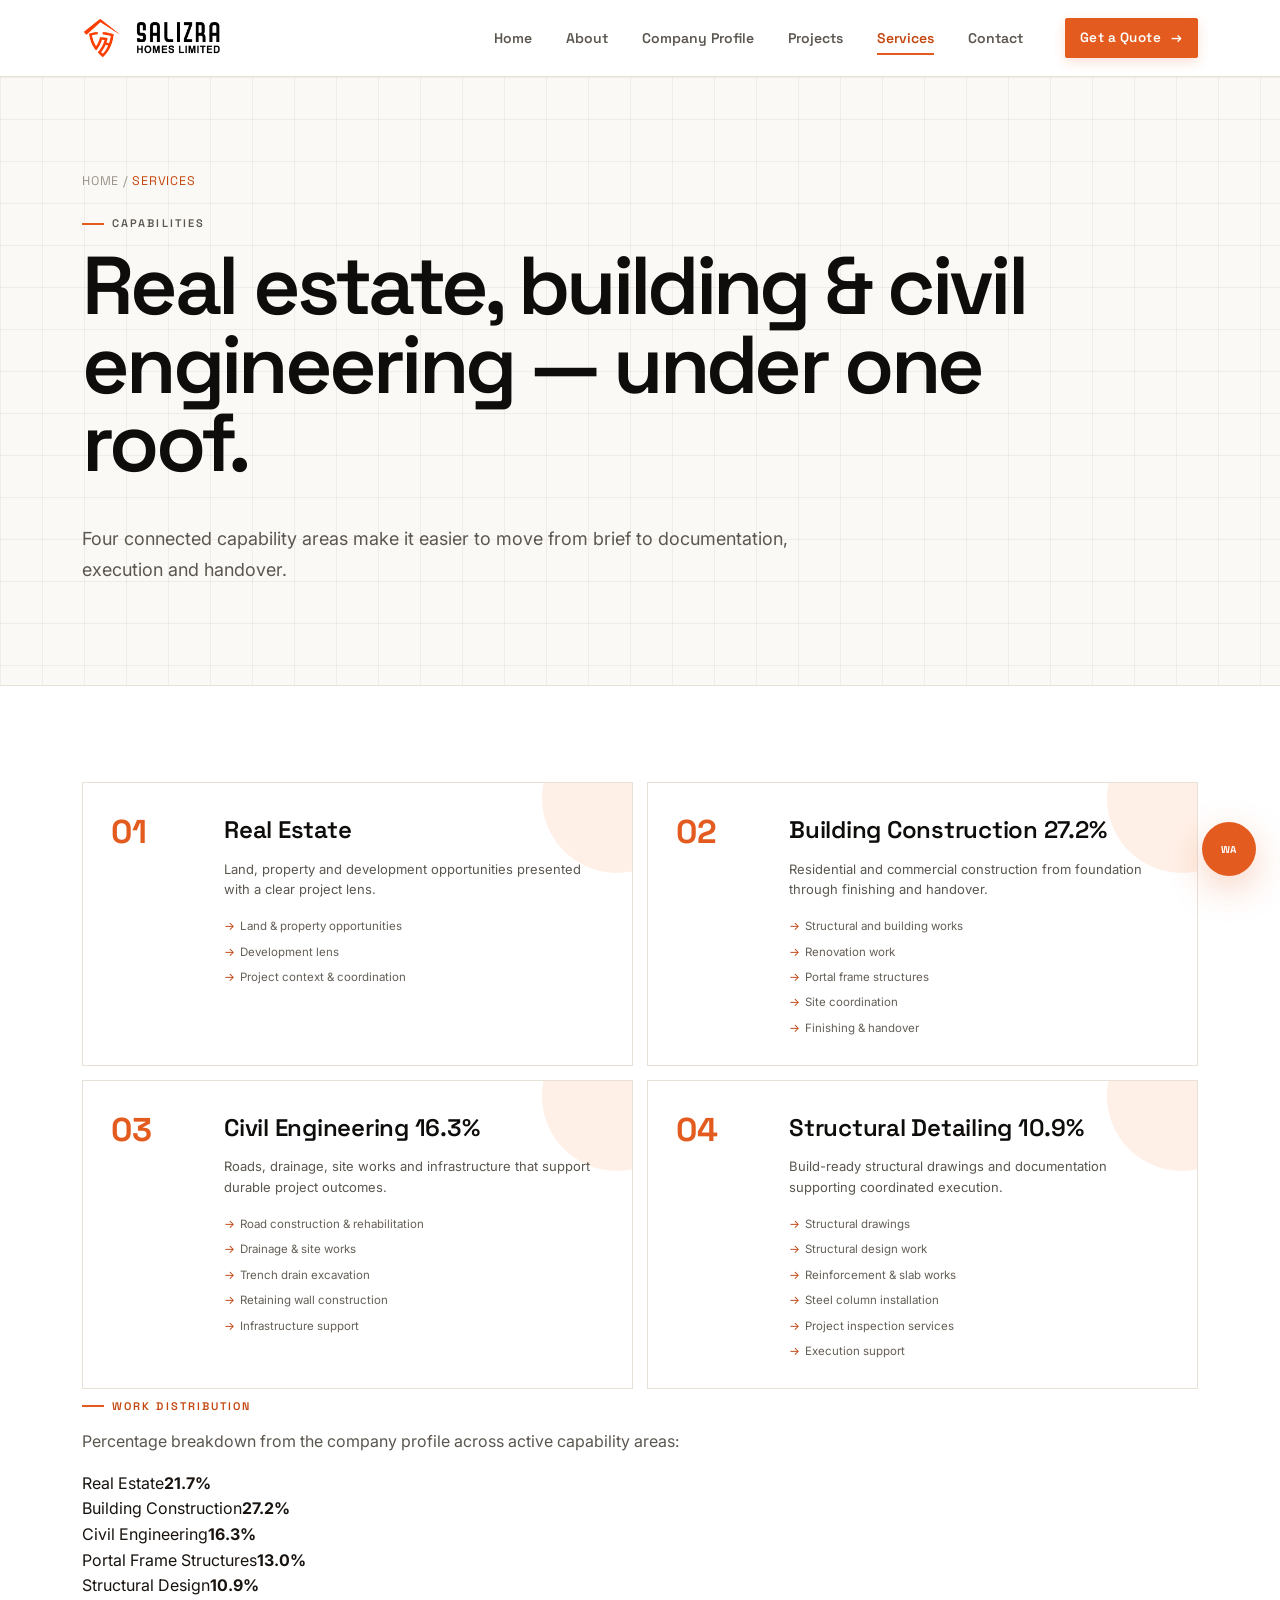
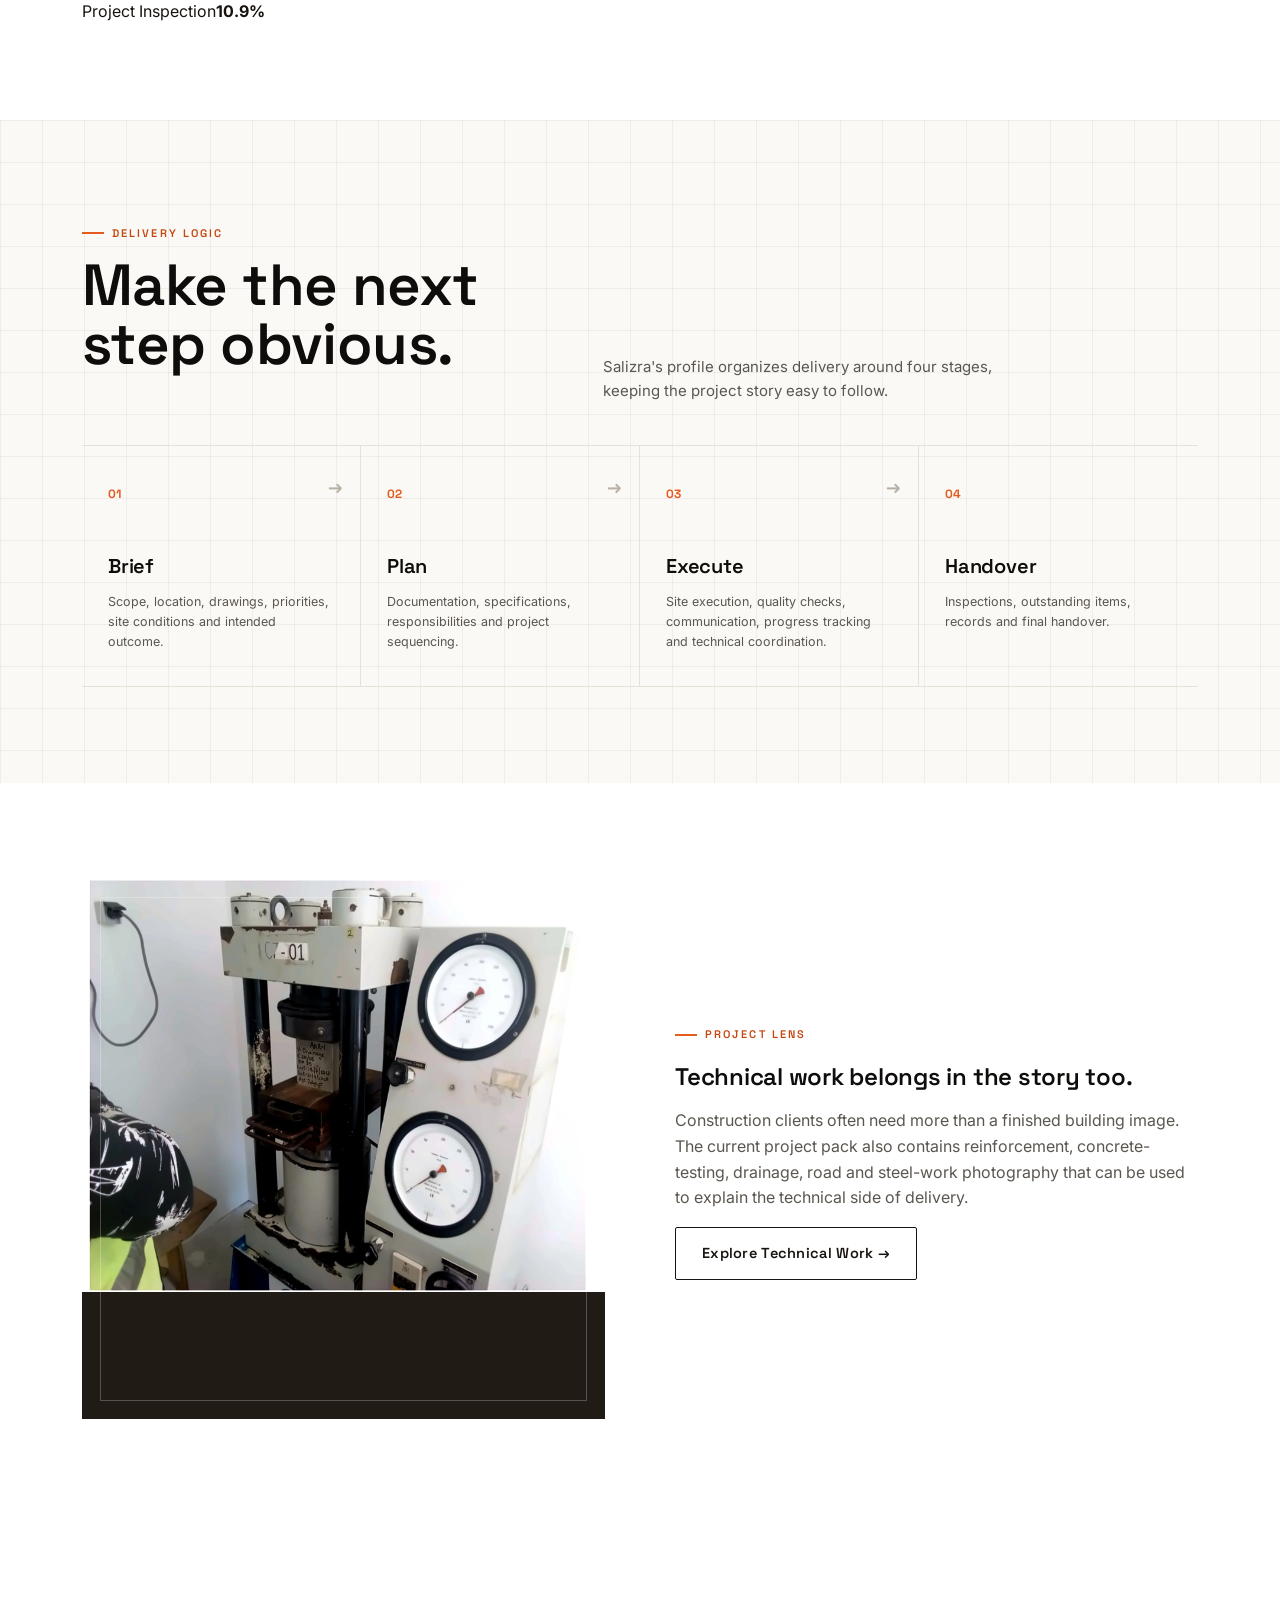
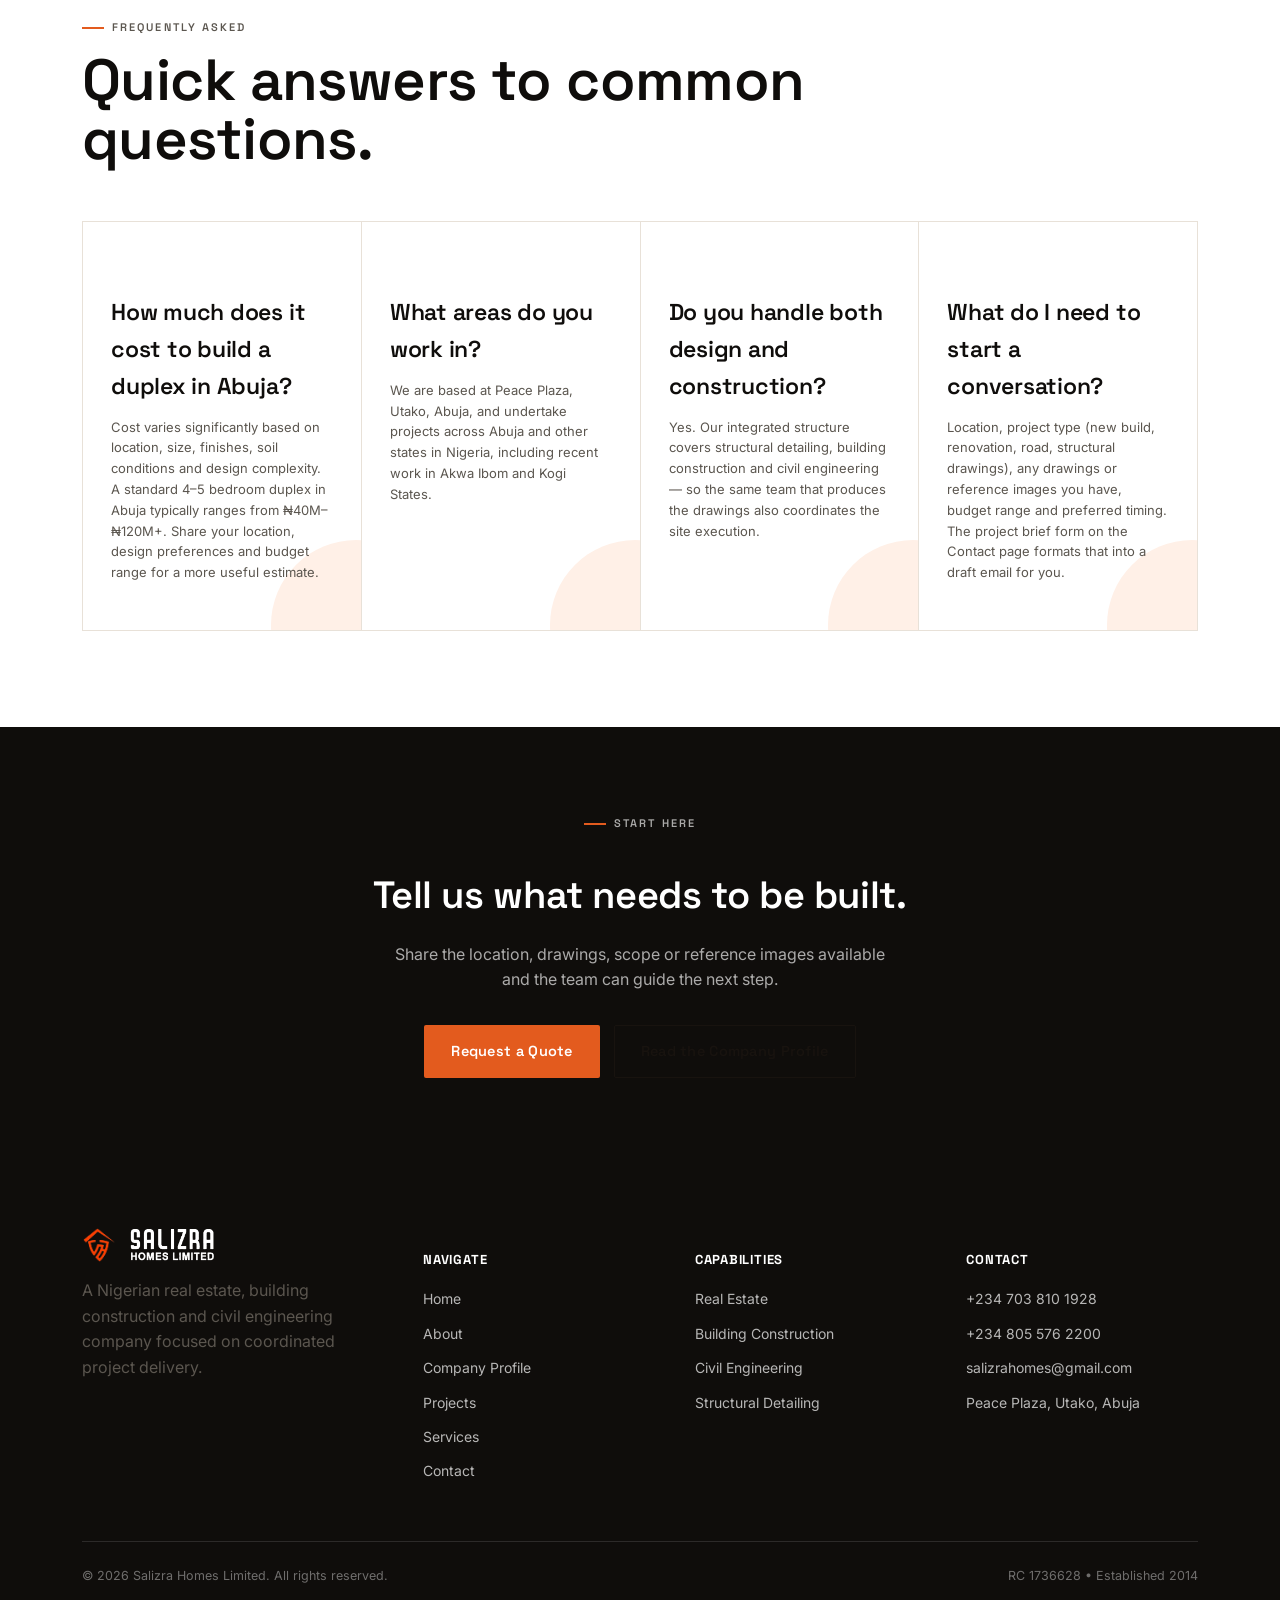
<file: services.html>
<!doctype html><html lang="en"><head><meta charset="utf-8"><meta name="viewport" content="width=device-width, initial-scale=1"><title>Services — Salizra Homes Limited</title><meta name="description" content="Explore Salizra Homes Limited capabilities across real estate, building construction, civil engineering and structural detailing."><link rel="preconnect" href="https://fonts.googleapis.com"><link href="https://fonts.googleapis.com/css2?family=Inter:wght@400;500;600&family=Oswald:wght@500;600&family=Space+Grotesk:wght@500;600;700&display=swap" rel="stylesheet"><link rel="stylesheet" href="css/style.css"><link rel="stylesheet" href="css/enhance.css"><link rel="stylesheet" href="css/skeleton-upgrade.css"><link rel="stylesheet" href="css/company-profile.css"><link rel="stylesheet" href="css/salizra-premium.css"><link rel="icon" type="image/png" sizes="32x32" href="images/logo/favicon-32.png"><link rel="shortcut icon" href="favicon.ico"></head><body><div class="preloader" id="preloader" role="status" aria-label="Loading Salizra Homes Limited"><div class="preloader-inner"><div class="preloader-shield"><img class="preloader-base" src="images/logo/salizra-icon-white.png" alt=""><div class="preloader-sweep"></div><div class="preloader-sweep preloader-sweep-2"></div></div><div class="preloader-word">SALIZRA<span>HOMES LIMITED</span></div><div class="preloader-bar"><div class="preloader-bar-fill"></div></div></div></div><header class="site-header"><nav class="nav"><a href="index.html" class="brand"><img src="images/logo/salizra-icon.png" alt="Salizra Homes Limited" class="brand-mark"><span class="brand-word"><b>SALIZRA</b><span>Homes Limited</span></span></a><button class="nav-toggle" aria-label="Toggle menu" aria-expanded="false"><span></span></button><ul class="nav-links"><li><a href="index.html" class="">Home</a></li><li><a href="about.html" class="">About</a></li><li><a href="company-profile.html" class="">Company Profile</a></li><li><a href="projects.html" class="">Projects</a></li><li><a href="services.html" class="active">Services</a></li><li><a href="contact.html" class="">Contact</a></li><li class="nav-cta"><a href="contact.html" class="btn btn-primary">Get a Quote <span class="btn-arrow">→</span></a></li></ul></nav></header><main><section class="page-hero blueprint"><div class="container"><p class="breadcrumb"><a href="index.html">Home</a> / <span class="orange">Services</span></p><p class="eyebrow">Capabilities</p><h1>Real estate, building & civil engineering — under one roof.</h1><p class="page-hero-copy">Four connected capability areas make it easier to move from brief to documentation, execution and handover.</p></div></section>
<section class="section"><div class="container"><div class="services-grid-premium"><article class="service-panel reveal"><span class="service-number">01</span><div><h3>Real Estate</h3><p>Land, property and development opportunities presented with a clear project lens.</p><ul class="service-list-premium"><li>Land & property opportunities</li><li>Development lens</li><li>Project context & coordination</li></ul></div></article><article class="service-panel reveal"><span class="service-number">02</span><div><h3>Building Construction <span class="stat-badge">27.2%</span></h3><p>Residential and commercial construction from foundation through finishing and handover.</p><ul class="service-list-premium"><li>Structural and building works</li><li>Renovation work</li><li>Portal frame structures</li><li>Site coordination</li><li>Finishing & handover</li></ul></div></article><article class="service-panel reveal"><span class="service-number">03</span><div><h3>Civil Engineering <span class="stat-badge">16.3%</span></h3><p>Roads, drainage, site works and infrastructure that support durable project outcomes.</p><ul class="service-list-premium"><li>Road construction & rehabilitation</li><li>Drainage & site works</li><li>Trench drain excavation</li><li>Retaining wall construction</li><li>Infrastructure support</li></ul></div></article><article class="service-panel reveal"><span class="service-number">04</span><div><h3>Structural Detailing <span class="stat-badge">10.9%</span></h3><p>Build-ready structural drawings and documentation supporting coordinated execution.</p><ul class="service-list-premium"><li>Structural drawings</li><li>Structural design work</li><li>Reinforcement & slab works</li><li>Steel column installation</li><li>Project inspection services</li><li>Execution support</li></ul></div></article></div><div class="stats-summary reveal"><p class="eyebrow">Work Distribution</p><p>Percentage breakdown from the company profile across active capability areas:</p><div class="stat-row"><span>Real Estate</span><b>21.7%</b></div><div class="stat-row"><span>Building Construction</span><b>27.2%</b></div><div class="stat-row"><span>Civil Engineering</span><b>16.3%</b></div><div class="stat-row"><span>Portal Frame Structures</span><b>13.0%</b></div><div class="stat-row"><span>Structural Design</span><b>10.9%</b></div><div class="stat-row"><span>Project Inspection</span><b>10.9%</b></div></div></div></section>
<section class="section blueprint"><div class="container"><div class="split-head"><div><p class="eyebrow">Delivery Logic</p><h2>Make the next step obvious.</h2></div><p>Salizra's profile organizes delivery around four stages, keeping the project story easy to follow.</p></div><div class="process-grid"><div class="process-card reveal"><span class="step-no">01</span><h3>Brief</h3><p>Scope, location, drawings, priorities, site conditions and intended outcome.</p></div><div class="process-card reveal"><span class="step-no">02</span><h3>Plan</h3><p>Documentation, specifications, responsibilities and project sequencing.</p></div><div class="process-card reveal"><span class="step-no">03</span><h3>Execute</h3><p>Site execution, quality checks, communication, progress tracking and technical coordination.</p></div><div class="process-card reveal"><span class="step-no">04</span><h3>Handover</h3><p>Inspections, outstanding items, records and final handover.</p></div></div></div></section>
<section class="section"><div class="container"><div class="split-feature"><div class="split-feature-media reveal"><img src="images/projects/AbujaKaduna_Road_ConcreteLabTesting.webp" alt="Concrete lab testing on the Abuja–Kaduna road" loading="lazy"></div><div class="reveal"><p class="eyebrow">Project Lens</p><h2>Technical work belongs in the story too.</h2><p>Construction clients often need more than a finished building image. The current project pack also contains reinforcement, concrete-testing, drainage, road and steel-work photography that can be used to explain the technical side of delivery.</p><a href="projects.html" class="btn btn-outline">Explore Technical Work →</a></div></div></div></section>
<section class="section"><div class="container"><div class="section-head"><p class="eyebrow">Frequently Asked</p><h2>Quick answers to common questions.</h2></div><div class="capability-grid"><article class="capability-card reveal"><h3>How much does it cost to build a duplex in Abuja?</h3><p>Cost varies significantly based on location, size, finishes, soil conditions and design complexity. A standard 4–5 bedroom duplex in Abuja typically ranges from ₦40M–₦120M+. Share your location, design preferences and budget range for a more useful estimate.</p></article><article class="capability-card reveal"><h3>What areas do you work in?</h3><p>We are based at Peace Plaza, Utako, Abuja, and undertake projects across Abuja and other states in Nigeria, including recent work in Akwa Ibom and Kogi States.</p></article><article class="capability-card reveal"><h3>Do you handle both design and construction?</h3><p>Yes. Our integrated structure covers structural detailing, building construction and civil engineering — so the same team that produces the drawings also coordinates the site execution.</p></article><article class="capability-card reveal"><h3>What do I need to start a conversation?</h3><p>Location, project type (new build, renovation, road, structural drawings), any drawings or reference images you have, budget range and preferred timing. The project brief form on the Contact page formats that into a draft email for you.</p></article></div></div></section>
<section class="cta-band"><div class="container"><p class="eyebrow">Start Here</p><h2>Tell us what needs to be built.</h2><p>Share the location, drawings, scope or reference images available and the team can guide the next step.</p><div class="cta-actions"><a href="contact.html" class="btn btn-primary">Request a Quote</a><a href="company-profile.html" class="btn btn-outline">Read the Company Profile</a></div></div></section></main><footer class="site-footer"><div class="container"><div class="footer-grid"><div><div class="footer-brand"><img src="images/logo/salizra-icon.png" alt="Salizra Homes Limited" width="34" height="34"><span><b>SALIZRA</b><span>Homes Limited</span></span></div><p>A Nigerian real estate, building construction and civil engineering company focused on coordinated project delivery.</p></div><div class="footer-col"><h5>Navigate</h5><ul><li><a href="index.html">Home</a></li><li><a href="about.html">About</a></li><li><a href="company-profile.html">Company Profile</a></li><li><a href="projects.html">Projects</a></li><li><a href="services.html">Services</a></li><li><a href="contact.html">Contact</a></li></ul></div><div class="footer-col"><h5>Capabilities</h5><ul><li><a href="services.html">Real Estate</a></li><li><a href="services.html">Building Construction</a></li><li><a href="services.html">Civil Engineering</a></li><li><a href="services.html">Structural Detailing</a></li></ul></div><div class="footer-col"><h5>Contact</h5><ul><li><a data-site-phone="0" href="#"></a></li><li><a data-site-phone="1" href="#"></a></li><li><a data-site-email href="#"></a></li><li data-site-address></li></ul></div></div><div class="footer-bottom"><span>© <span id="year"></span> Salizra Homes Limited. All rights reserved.</span><span><span data-site-registration></span> • Established <span data-site-founded></span></span></div></div></footer><a data-site-whatsapp href="https://wa.me/2347038101928" class="wa-float" target="_blank" rel="noopener noreferrer" aria-label="Chat with Salizra Homes on WhatsApp"><span class="wa-tooltip">Chat with us</span><span class="wa-symbol">WA</span></a><script src="js/site-data.js"></script><script src="js/main.js"></script><script src="js/premium.js"></script></body></html>
</file>
<file: css/style.css>
/* =========================================================
   SALIZRA HOMES LIMITED — Stylesheet
   Palette: white / paper with a mild orange (drawn from the
   company logo) and near-black ink. Layout motifs are borrowed
   from technical/structural drawing: blueprint grid backdrop,
   drafting corner ticks, and a roofline chevron divider that
   echoes the logo mark.
   ========================================================= */

:root {
  --white:        #FFFFFF;
  --paper:         #FBF9F5;   /* mild off-white section background */
  --ink:           #18130F;   /* near-black warm ink */
  --ink-soft:      #5B564F;
  --ink-faint:     #9A948A;
  --orange:        #E35B1E;   /* primary brand orange, from the logo */
  --orange-deep:   #C4470F;
  --orange-tint:   #FDEBE0;   /* mild orange wash for backgrounds */
  --orange-tint-2: #FBDCC8;
  --line:          #EAE3D8;
  --black:         #0F0D0B;

  --font-display: 'Space Grotesk', 'Segoe UI', sans-serif;
  --font-body:    'Inter', 'Segoe UI', sans-serif;
  --font-logo:    'Oswald', 'Arial Narrow', sans-serif;

  --logo-mark-size: 40px;
  --logo-word-width: 90px;
  --logo-word-height: 32px;
  --logo-word-offset: -91px;

  --container: 1180px;
  --radius: 2px;
}

* { box-sizing: border-box; }

html { scroll-behavior: smooth; }

body {
  margin: 0;
  font-family: var(--font-body);
  color: var(--ink);
  background: var(--white);
  -webkit-font-smoothing: antialiased;
  line-height: 1.6;
}

img { max-width: 100%; display: block; }

a { color: inherit; text-decoration: none; }

h1, h2, h3, h4 {
  font-family: var(--font-display);
  margin: 0 0 .5em;
  font-weight: 600;
  letter-spacing: -0.01em;
  color: var(--black);
}

p { margin: 0 0 1em; color: var(--ink-soft); }

.container {
  max-width: var(--container);
  margin: 0 auto;
  padding: 0 32px;
}

@media (prefers-reduced-motion: reduce) {
  * { animation-duration: .001ms !important; transition-duration: .001ms !important; scroll-behavior: auto !important; }
}

/* ---------- Eyebrow / labels ---------- */
.eyebrow {
  display: inline-flex;
  align-items: center;
  gap: 8px;
  font-family: var(--font-display);
  font-size: 12.5px;
  font-weight: 600;
  letter-spacing: .16em;
  text-transform: uppercase;
  color: var(--orange-deep);
  margin-bottom: 14px;
}
.eyebrow::before {
  content: '';
  width: 22px;
  height: 2px;
  background: var(--orange);
  display: inline-block;
}

/* ---------- Buttons ---------- */
.btn {
  display: inline-flex;
  align-items: center;
  gap: 10px;
  font-family: var(--font-display);
  font-weight: 600;
  font-size: 14.5px;
  letter-spacing: .02em;
  padding: 14px 26px;
  border: 1.5px solid transparent;
  border-radius: var(--radius);
  cursor: pointer;
  transition: transform .18s ease, background .18s ease, color .18s ease, border-color .18s ease;
}
.btn-primary {
  background: var(--orange);
  color: var(--white);
}
.btn-primary:hover { background: var(--orange-deep); transform: translateY(-2px); }
.btn-outline {
  background: transparent;
  color: var(--ink);
  border-color: var(--ink);
}
.btn-outline:hover { border-color: var(--orange); color: var(--orange-deep); transform: translateY(-2px); }
.btn-outline.on-dark { color: var(--white); border-color: rgba(255,255,255,.55); }
.btn-outline.on-dark:hover { border-color: var(--orange); color: var(--orange); }
.btn-arrow { transition: transform .18s ease; }
.btn:hover .btn-arrow { transform: translateX(3px); }

/* =========================================================
   HEADER / NAV
   ========================================================= */
.site-header {
  position: sticky;
  top: 0;
  z-index: 100;
  background: rgba(255,255,255,.92);
  backdrop-filter: blur(8px);
  border-bottom: 1px solid var(--line);
}
.nav {
  display: flex;
  align-items: center;
  justify-content: space-between;
  padding: 16px 32px;
  max-width: var(--container);
  margin: 0 auto;
}
.brand {
  display: flex;
  align-items: center;
  gap: 12px;
}
.brand-mark { width: var(--logo-mark-size); height: var(--logo-mark-size); flex-shrink: 0; }
.brand-word {
  width: var(--logo-word-width);
  height: var(--logo-word-height);
  flex-shrink: 0;
  background: url('../images/logo/salizra-logo-full.png') center var(--logo-word-offset) / var(--logo-word-width) auto no-repeat;
  font-size: 0;
}
.brand-word b, .brand-word span { display: none; }

.nav-links {
  display: flex;
  align-items: center;
  gap: 34px;
  list-style: none;
  margin: 0;
  padding: 0;
}
.nav-links a {
  font-family: var(--font-display);
  font-size: 14px;
  font-weight: 600;
  color: var(--ink-soft);
  position: relative;
  padding: 4px 0;
}
.nav-links a:hover { color: var(--ink); }
.nav-links a.active { color: var(--orange-deep); }
.nav-links a.btn-primary {
  color: var(--white);
  padding: 11px 18px;
  border-color: var(--orange);
  letter-spacing: .04em;
  box-shadow: 0 4px 12px rgba(227,91,30,.18);
}
.nav-links a.btn-primary:hover {
  color: var(--white);
  background: var(--orange-deep);
  border-color: var(--orange-deep);
  box-shadow: 0 7px 16px rgba(227,91,30,.24);
}
.nav-links a.active::after {
  content: '';
  position: absolute;
  left: 0; right: 0; bottom: -4px;
  height: 2px;
  background: var(--orange);
}
.nav-cta { margin-left: 8px; }
.nav-toggle { display: none; }

@media (min-width: 901px) {
  .nav-cta a.btn-primary {
    min-width: 108px;
    height: 40px;
    justify-content: center;
    padding: 8px 14px;
    font-size: 13.5px;
  }
}

@media (max-width: 900px) {
  .nav-toggle {
    display: block;
    background: none;
    border: none;
    cursor: pointer;
    width: 26px; height: 20px;
    position: relative;
  }
  .nav-toggle span, .nav-toggle span::before, .nav-toggle span::after {
    content: '';
    position: absolute; left: 0; right: 0;
    height: 2px; background: var(--ink);
    transition: transform .2s ease, opacity .2s ease;
  }
  .nav-toggle span { top: 9px; }
  .nav-toggle span::before { top: -8px; }
  .nav-toggle span::after { top: 8px; }
  .nav-toggle.open span { background: transparent; }
  .nav-toggle.open span::before { transform: translateY(8px) rotate(45deg); }
  .nav-toggle.open span::after { transform: translateY(-8px) rotate(-45deg); }

  .nav-links {
    position: absolute;
    top: 100%; left: 0; right: 0;
    background: var(--white);
    flex-direction: column;
    align-items: flex-start;
    gap: 0;
    border-bottom: 1px solid var(--line);
    max-height: 0;
    overflow: hidden;
    transition: max-height .25s ease;
  }
  .nav-links.open { max-height: 400px; }
  .nav-links li { width: 100%; }
  .nav-links a { display: block; padding: 16px 32px; border-top: 1px solid var(--line); }
  .nav-cta { margin: 16px 32px 20px; }
  .nav-cta a.btn-primary { width: 100%; justify-content: center; }
}

/* =========================================================
   BLUEPRINT GRID BACKDROP (signature texture)
   ========================================================= */
.blueprint {
  position: relative;
  background-color: var(--paper);
  background-image:
    linear-gradient(90deg, rgba(24,19,15,.05) 1px, transparent 1px),
    linear-gradient(rgba(24,19,15,.05) 1px, transparent 1px);
  background-size: 42px 42px;
}
.blueprint.dark {
  background-color: var(--black);
  background-image:
    linear-gradient(90deg, rgba(255,255,255,.06) 1px, transparent 1px),
    linear-gradient(rgba(255,255,255,.06) 1px, transparent 1px);
}

/* =========================================================
   HERO
   ========================================================= */
.hero {
  position: relative;
  padding: 120px 0 100px;
  overflow: hidden;
  background: var(--black);
  color: var(--white);
}
.hero-background {
  position: absolute;
  inset: 0;
  background: url('../images/background images for homepage/morning.jpg') center / cover no-repeat;
  filter: saturate(.82) blur(1px);
  transform: scale(1.02);
  transition: opacity .8s ease;
}
.hero-background-current { opacity: 1; }
.hero-background-next { opacity: 0; }
.hero-background::after {
  content: '';
  position: absolute;
  inset: 0;
  background: linear-gradient(90deg, rgba(15,13,11,.84) 0%, rgba(15,13,11,.64) 46%, rgba(15,13,11,.28) 100%);
}
.hero-grid {
  position: relative;
  z-index: 1;
  display: block;
  max-width: 760px;
}
.hero-grid > div:first-child {
  max-width: 700px;
}
.hero h1, .hero h1 em { color: var(--white); }
.hero h1 em { color: #FFB98A; }
.hero-lede {
  color: rgba(255,255,255,.92);
  text-shadow: 0 1px 8px rgba(15,13,11,.45);
}
.hero .btn-outline {
  color: var(--white);
  border-color: rgba(255,255,255,.78);
}
.hero .btn-outline:hover { color: var(--white); border-color: var(--orange); }
.hero .tag {
  background: rgba(255,255,255,.12);
  border-color: rgba(255,255,255,.28);
  color: var(--white);
}
.hero h1 {
  font-size: clamp(38px, 5.4vw, 64px);
  line-height: 1.04;
  margin-bottom: 22px;
}
.hero h1 em {
  font-style: normal;
  color: var(--orange);
}
.hero-lede {
  font-size: 17px;
  max-width: 46ch;
  color: var(--ink-soft);
  margin-bottom: 32px;
}
.hero-actions { display: flex; gap: 14px; flex-wrap: wrap; margin-bottom: 40px; }
.hero-tags { display: flex; gap: 10px; flex-wrap: wrap; }
.tag {
  font-family: var(--font-display);
  font-size: 12px;
  font-weight: 600;
  letter-spacing: .04em;
  padding: 8px 14px;
  border: 1px solid var(--line);
  background: var(--white);
  color: var(--ink-soft);
}
.hero .hero-lede {
  color: rgba(255,255,255,.92);
  text-shadow: 0 1px 8px rgba(15,13,11,.45);
}
.hero .tag {
  background: rgba(255,255,255,.12);
  border-color: rgba(255,255,255,.28);
  color: var(--white);
}

.corner-ticks::before, .corner-ticks::after,
.corner-ticks .tick-br, .corner-ticks .tick-bl { }

@media (max-width: 900px) {
  .hero-grid { max-width: 700px; }
}

@media (max-width: 560px) {
  .hero { padding: 82px 0 72px; }
  .hero-background::after { background: rgba(15,13,11,.7); }
}

/* =========================================================
   CHEVRON DIVIDER — echoes the roofline in the logo
   ========================================================= */
.chevron-divider {
  height: 64px;
  background: var(--orange);
  clip-path: polygon(0 100%, 50% 0, 100% 100%);
  margin: 0 auto;
  max-width: 220px;
}
.section-divider {
  display: flex;
  justify-content: center;
  background: var(--paper);
}
.section-divider.on-white { background: var(--white); }

/* =========================================================
   SECTIONS (generic)
   ========================================================= */
.section { padding: 96px 0; }
.section-head {
  max-width: 640px;
  margin-bottom: 52px;
}
.section-head.center { margin-left: auto; margin-right: auto; text-align: center; }
.section-head h2 { font-size: clamp(28px, 3.4vw, 40px); }

/* =========================================================
   STAT / SERVICE PILLS STRIP
   ========================================================= */
.pill-strip {
  display: flex;
  flex-wrap: wrap;
  gap: 1px;
  background: var(--line);
  border: 1px solid var(--line);
}
.pill-strip .pill {
  flex: 1 1 200px;
  background: var(--white);
  padding: 28px 26px;
  display: flex;
  align-items: flex-start;
  gap: 14px;
}
.pill-index {
  font-family: var(--font-display);
  font-weight: 700;
  color: var(--orange);
  font-size: 13px;
  margin-top: 3px;
}
.pill-body b {
  display: block;
  font-family: var(--font-display);
  font-size: 15px;
  color: var(--black);
  margin-bottom: 4px;
}
.pill-body p { margin: 0; font-size: 13.5px; }

/* =========================================================
   ABOUT / FOUNDER TEASER
   ========================================================= */
.about-teaser {
  display: grid;
  grid-template-columns: .8fr 1.2fr;
  gap: 64px;
  align-items: center;
}
@media (max-width: 860px) {
  .about-teaser { grid-template-columns: 1fr; gap: 40px; }
}
.founder-card {
  background: var(--paper);
  border: 1px solid var(--line);
  padding: 10px;
}
.founder-photo {
  aspect-ratio: 4/5;
  background: linear-gradient(160deg, #EFE9DF, #E2D9CB);
  display: flex;
  align-items: center;
  justify-content: center;
  color: var(--ink-faint);
  font-family: var(--font-display);
  font-size: 13px;
  letter-spacing: .06em;
  text-align: center;
  padding: 24px;
  position: relative;
  overflow: hidden;
}
.founder-photo svg, .founder-photo img.watermark { width: 34%; opacity: .35; margin-bottom: 14px; }
.founder-meta { padding: 18px 14px 10px; }
.founder-meta b {
  display: block;
  font-family: var(--font-display);
  font-size: 17px;
  color: var(--black);
}
.founder-meta span {
  display: block;
  font-size: 12px;
  letter-spacing: .1em;
  text-transform: uppercase;
  color: var(--orange-deep);
  font-weight: 600;
  margin-top: 3px;
}

/* =========================================================
   SLIDESHOW / CAROUSEL — Current Projects
   ========================================================= */
.slideshow {
  position: relative;
}
.slideshow-track-wrap {
  overflow: hidden;
  border: 1px solid var(--line);
}
.slideshow-track {
  display: flex;
  transition: transform .55s cubic-bezier(.65,0,.35,1);
}
.slide {
  flex: 0 0 100%;
  display: grid;
  grid-template-columns: 1.1fr .9fr;
  background: var(--white);
  min-height: 420px;
}
.slide-media {
  position: relative;
  background: linear-gradient(150deg,#2A231C,#171310);
  display: flex;
  align-items: center;
  justify-content: center;
  padding: 40px;
}
.slide-media svg, .slide-media img.watermark { width: 30%; opacity: .5; }
.slide-status {
  position: absolute;
  top: 20px; left: 20px;
  font-family: var(--font-display);
  font-size: 11px;
  font-weight: 700;
  letter-spacing: .1em;
  text-transform: uppercase;
  padding: 7px 12px;
  background: var(--orange);
  color: var(--white);
}
.slide-status.completed { background: var(--ink); }
.slide-body {
  padding: 44px 46px;
  display: flex;
  flex-direction: column;
  justify-content: center;
}
.slide-index {
  font-family: var(--font-display);
  color: var(--ink-faint);
  font-size: 13px;
  margin-bottom: 10px;
  letter-spacing: .08em;
}
.slide-body h3 { font-size: 24px; margin-bottom: 10px; }
.slide-loc {
  font-size: 13px;
  color: var(--orange-deep);
  font-weight: 600;
  font-family: var(--font-display);
  letter-spacing: .03em;
  margin-bottom: 14px;
  display: flex; align-items: center; gap: 6px;
}
.slide-desc { font-size: 14.5px; margin-bottom: 0; }

.slideshow-controls {
  display: flex;
  align-items: center;
  justify-content: space-between;
  margin-top: 22px;
}
.slideshow-arrows { display: flex; gap: 10px; }
.arrow-btn {
  width: 44px; height: 44px;
  border: 1.5px solid var(--ink);
  background: var(--white);
  display: flex; align-items: center; justify-content: center;
  cursor: pointer;
  transition: background .18s ease, border-color .18s ease;
}
.arrow-btn:hover { background: var(--ink); border-color: var(--ink); }
.arrow-btn:hover svg { stroke: var(--white); }
.arrow-btn svg { stroke: var(--ink); transition: stroke .18s ease; }

.slideshow-dots { display: flex; gap: 8px; }
.dot {
  width: 8px; height: 8px;
  border-radius: 50%;
  background: var(--line);
  border: none;
  cursor: pointer;
  padding: 0;
  transition: background .2s ease, transform .2s ease;
}
.dot.active { background: var(--orange); transform: scale(1.25); }

@media (max-width: 760px) {
  .slide { grid-template-columns: 1fr; min-height: 0; }
  .slide-media { min-height: 220px; }
  .slide-body { padding: 32px 26px; }
}

/* =========================================================
   PROJECT GRID (Projects page)
   ========================================================= */
.filter-tabs {
  display: flex;
  gap: 10px;
  margin-bottom: 40px;
  flex-wrap: wrap;
}
.filter-tab {
  font-family: var(--font-display);
  font-size: 13px;
  font-weight: 600;
  letter-spacing: .03em;
  padding: 10px 18px;
  border: 1.5px solid var(--line);
  background: var(--white);
  cursor: pointer;
  color: var(--ink-soft);
  transition: all .18s ease;
}
.filter-tab:hover { border-color: var(--orange); color: var(--orange-deep); }
.filter-tab.active { background: var(--ink); border-color: var(--ink); color: var(--white); }

.project-grid {
  display: grid;
  grid-template-columns: repeat(3, 1fr);
  gap: 1px;
  background: var(--line);
  border: 1px solid var(--line);
}
.project-card {
  background: var(--white);
  position: relative;
  padding: 26px;
  transition: transform .2s ease;
}
.project-card.hidden { display: none; }
.project-thumb {
  position: relative;
  aspect-ratio: 4/3;
  background: linear-gradient(155deg,#2A231C,#171310);
  margin-bottom: 20px;
  display: flex; align-items: center; justify-content: center;
}
.project-thumb svg, .project-thumb img.watermark { width: 26%; opacity: .45; }
.corner-tick {
  position: absolute;
  width: 14px; height: 14px;
  border-color: var(--orange);
}
.corner-tick.tl { top: 8px; left: 8px; border-top: 2px solid; border-left: 2px solid; }
.corner-tick.br { bottom: 8px; right: 8px; border-bottom: 2px solid; border-right: 2px solid; }

.project-tag {
  position: absolute; top: 16px; left: 16px;
  font-family: var(--font-display);
  font-size: 10.5px;
  font-weight: 700;
  letter-spacing: .08em;
  text-transform: uppercase;
  padding: 6px 10px;
  background: var(--orange);
  color: var(--white);
}
.project-tag.completed { background: var(--ink); }
.project-card h3 { font-size: 18px; margin-bottom: 6px; }
.project-card .p-loc {
  font-size: 12.5px;
  font-family: var(--font-display);
  font-weight: 600;
  color: var(--orange-deep);
  letter-spacing: .03em;
  margin-bottom: 10px;
}
.project-card p { font-size: 14px; margin-bottom: 0; }

@media (max-width: 900px) {
  .project-grid { grid-template-columns: repeat(2, 1fr); }
}
@media (max-width: 620px) {
  .project-grid { grid-template-columns: 1fr; }
}

/* =========================================================
   SERVICES
   ========================================================= */
.services-grid {
  display: grid;
  grid-template-columns: repeat(2, 1fr);
  gap: 1px;
  background: var(--line);
  border: 1px solid var(--line);
}
.service-card {
  background: var(--white);
  padding: 44px;
}
.service-num {
  font-family: var(--font-display);
  color: var(--orange);
  font-weight: 700;
  font-size: 13px;
  letter-spacing: .06em;
  margin-bottom: 18px;
}
.service-card h3 { font-size: 21px; margin-bottom: 12px; }
.service-list {
  margin: 18px 0 0;
  padding: 0;
  list-style: none;
}
.service-list li {
  font-size: 13.5px;
  color: var(--ink-soft);
  padding: 8px 0;
  border-top: 1px solid var(--line);
  display: flex;
  align-items: center;
  gap: 10px;
}
.service-list li::before {
  content: '';
  width: 6px; height: 6px;
  background: var(--orange);
  flex-shrink: 0;
}
@media (max-width: 760px) { .services-grid { grid-template-columns: 1fr; } .service-card { padding: 32px 26px; } }

/* =========================================================
   VALUES GRID (About page)
   ========================================================= */
.values-grid {
  display: grid;
  grid-template-columns: repeat(4, 1fr);
  gap: 30px;
}
.value-item { border-top: 2px solid var(--orange); padding-top: 16px; }
.value-item h4 { font-size: 15.5px; margin-bottom: 8px; }
.value-item p { font-size: 13.5px; margin: 0; }
@media (max-width: 900px) { .values-grid { grid-template-columns: repeat(2, 1fr); } }
@media (max-width: 560px) { .values-grid { grid-template-columns: 1fr; } }

/* =========================================================
   TIMELINE / STORY (About)
   ========================================================= */
.story-layout {
  display: grid;
  grid-template-columns: 1fr 1fr;
  gap: 70px;
  align-items: start;
}
.story-figure {
  background: var(--black);
  aspect-ratio: 1/1;
  display: flex; align-items: center; justify-content: center;
  position: relative;
}
.story-figure svg, .story-figure img.watermark { width: 42%; opacity: .55; }
@media (max-width: 860px) { .story-layout { grid-template-columns: 1fr; gap: 40px; } }

/* =========================================================
   CONTACT
   ========================================================= */
.contact-layout {
  display: grid;
  grid-template-columns: .9fr 1.1fr;
  gap: 1px;
  background: var(--line);
  border: 1px solid var(--line);
}
.contact-info, .contact-form-wrap { background: var(--white); padding: 48px; }
.contact-row {
  display: flex;
  gap: 16px;
  padding: 18px 0;
  border-top: 1px solid var(--line);
}
.contact-row:first-of-type { border-top: none; }
.contact-row .ci-icon {
  width: 36px; height: 36px;
  background: var(--orange-tint);
  color: var(--orange-deep);
  display: flex; align-items: center; justify-content: center;
  flex-shrink: 0;
}
.contact-row b { display: block; font-family: var(--font-display); font-size: 14px; color: var(--black); margin-bottom: 3px; }
.contact-row span, .contact-row a { font-size: 14px; color: var(--ink-soft); }

.form-field { margin-bottom: 18px; }
.form-field label {
  display: block;
  font-family: var(--font-display);
  font-size: 12.5px;
  font-weight: 600;
  letter-spacing: .04em;
  text-transform: uppercase;
  margin-bottom: 8px;
  color: var(--ink-soft);
}
.form-field input, .form-field textarea {
  width: 100%;
  border: 1.5px solid var(--line);
  background: var(--paper);
  padding: 13px 14px;
  font-family: var(--font-body);
  font-size: 14.5px;
  color: var(--ink);
  resize: vertical;
  transition: border-color .18s ease;
}
.form-field input:focus, .form-field textarea:focus {
  outline: none;
  border-color: var(--orange);
}
.form-row-2 { display: grid; grid-template-columns: 1fr 1fr; gap: 16px; }
@media (max-width: 860px) { .contact-layout { grid-template-columns: 1fr; } .contact-info, .contact-form-wrap { padding: 36px 26px; } .form-row-2 { grid-template-columns: 1fr; } }

.map-plate {
  margin-top: 26px;
  aspect-ratio: 16/9;
  background: var(--paper);
  border: 1px dashed var(--line);
  display: flex; align-items: center; justify-content: center;
  color: var(--ink-faint);
  font-family: var(--font-display);
  font-size: 12.5px;
  text-align: center;
  padding: 20px;
}

/* =========================================================
   CTA BAND
   ========================================================= */
.cta-band {
  background: var(--black);
  color: var(--white);
  padding: 80px 0;
  text-align: center;
}
.cta-band h2 { color: var(--white); font-size: clamp(26px,3.6vw,38px); margin-bottom: 16px; }
.cta-band p { color: rgba(255,255,255,.65); max-width: 50ch; margin: 0 auto 32px; }
.cta-actions { display: flex; gap: 14px; justify-content: center; flex-wrap: wrap; }

/* =========================================================
   PAGE HERO (interior pages)
   ========================================================= */
.page-hero {
  padding: 70px 0 60px;
}
.page-hero h1 { font-size: clamp(32px, 4.6vw, 48px); }
.page-hero .breadcrumb {
  font-family: var(--font-display);
  font-size: 12.5px;
  letter-spacing: .06em;
  text-transform: uppercase;
  color: var(--ink-faint);
  margin-bottom: 16px;
}
.page-hero .breadcrumb .orange { color: var(--orange-deep); }

/* =========================================================
   FOOTER
   ========================================================= */
.site-footer {
  background: var(--black);
  color: rgba(255,255,255,.7);
  padding: 70px 0 26px;
}
.footer-grid {
  display: grid;
  grid-template-columns: 1.3fr 1fr 1fr 1fr;
  gap: 40px;
  padding-bottom: 46px;
  border-bottom: 1px solid rgba(255,255,255,.12);
}
.footer-brand { display: flex; gap: 12px; align-items: center; margin-bottom: 16px; }
.footer-brand > span {
  width: var(--logo-word-width);
  height: var(--logo-word-height);
  flex-shrink: 0;
  background: url('../images/logo/salizra-logo-full-white.png') center var(--logo-word-offset) / var(--logo-word-width) auto no-repeat;
  font-size: 0;
}
.footer-brand > span b, .footer-brand > span > span { display: none; }
.footer-col h5 {
  font-family: var(--font-display);
  color: var(--white);
  font-size: 13px;
  letter-spacing: .06em;
  text-transform: uppercase;
  margin-bottom: 18px;
}
.footer-col ul { list-style: none; padding: 0; margin: 0; }
.footer-col li { margin-bottom: 12px; font-size: 14px; }
.footer-col a:hover { color: var(--orange); }
.footer-col p { color: rgba(255,255,255,.55); font-size: 14px; margin-bottom: 1em;}
.footer-social { display: flex; gap: 10px; margin-top: 6px; }
.footer-social a {
  width: 34px; height: 34px;
  border: 1px solid rgba(255,255,255,.2);
  display: flex; align-items: center; justify-content: center;
  transition: border-color .18s ease, background .18s ease;
}
.footer-social a:hover { border-color: var(--orange); background: var(--orange); }
.footer-bottom {
  display: flex;
  justify-content: space-between;
  align-items: center;
  padding-top: 24px;
  font-size: 12.5px;
  color: rgba(255,255,255,.4);
  flex-wrap: wrap;
  gap: 10px;
}
@media (max-width: 860px) {
  .footer-grid { grid-template-columns: 1fr 1fr; }
}
@media (max-width: 560px) {
  .footer-grid { grid-template-columns: 1fr; }
}

/* Utility reveal-on-scroll */
.reveal { opacity: 0; transform: translateY(18px); transition: opacity .6s ease, transform .6s ease; }
.reveal.in { opacity: 1; transform: translateY(0); }
</file>
<file: css/enhance.css>
/* =========================================================
   SALIZRA HOMES LIMITED — Enhancement Stylesheet
   Loaded after style.css. Contains: animated preloader, real
   logo image handling, corporate differentiators band, the
   Leadership & Team grid (About), the redesigned Projects
   page (stats / featured spotlight / progress cards), real
   social icons, and site-wide micro hover-interactions.
   ========================================================= */

:root {
  --shadow-sm: 0 2px 10px rgba(15,13,11,.05);
  --shadow-md: 0 14px 34px rgba(15,13,11,.10);
  --shadow-lg: 0 28px 60px rgba(15,13,11,.16);
  --ease-smooth: cubic-bezier(.22,1,.36,1);
}

/* =========================================================
   PRELOADER — animated shield with a moving light sweep,
   built from the real logo mark (masked, not redrawn).
   ========================================================= */
body.preloading { overflow: hidden; height: 100vh; }

.preloader {
  position: fixed;
  inset: 0;
  z-index: 9999;
  background: radial-gradient(120% 120% at 50% 30%, #1a1611 0%, var(--black) 62%);
  display: flex;
  align-items: center;
  justify-content: center;
  transition: opacity .65s var(--ease-smooth), visibility .65s var(--ease-smooth);
}
.preloader::before {
  content: '';
  position: absolute; inset: 0;
  background-image:
    linear-gradient(90deg, rgba(255,255,255,.035) 1px, transparent 1px),
    linear-gradient(rgba(255,255,255,.035) 1px, transparent 1px);
  background-size: 46px 46px;
  mask-image: radial-gradient(circle at 50% 45%, #000 0%, transparent 70%);
  -webkit-mask-image: radial-gradient(circle at 50% 45%, #000 0%, transparent 70%);
}
.preloader.is-hidden { opacity: 0; visibility: hidden; pointer-events: none; }

.preloader-inner {
  position: relative;
  display: flex;
  flex-direction: column;
  align-items: center;
  gap: 26px;
}

.preloader-shield {
  position: relative;
  width: 128px;
  height: 134px;
  filter: drop-shadow(0 0 22px rgba(227,91,30,.5)) drop-shadow(0 0 46px rgba(227,91,30,.18));
  animation: shieldBreathe 2.6s ease-in-out infinite;
}
@keyframes shieldBreathe {
  0%, 100% { transform: scale(1); }
  50%      { transform: scale(1.035); }
}
.preloader-base,
.preloader-sweep,
.preloader-sweep-2,
.preloader-outline {
  position: absolute;
  inset: 0;
  width: 100%;
  height: 100%;
  object-fit: contain;
}
.preloader-base { opacity: .22; }

.preloader-sweep,
.preloader-sweep-2 {
  -webkit-mask-image: url('../images/logo/salizra-icon-white.png');
  mask-image: url('../images/logo/salizra-icon-white.png');
  -webkit-mask-size: contain; mask-size: contain;
  -webkit-mask-repeat: no-repeat; mask-repeat: no-repeat;
  -webkit-mask-position: center; mask-position: center;
}
.preloader-sweep {
  background: linear-gradient(115deg,
    transparent 28%,
    rgba(255,255,255,.55) 42%,
    #FFB98A 48%,
    var(--orange) 51%,
    #FFB98A 54%,
    rgba(255,255,255,.55) 60%,
    transparent 74%);
  background-size: 300% 300%;
  animation: sweepMove 2.3s ease-in-out infinite;
}
.preloader-sweep-2 {
  opacity: .55;
  background: linear-gradient(115deg, transparent 42%, #FFD9BE 50%, transparent 58%);
  background-size: 420% 420%;
  animation: sweepMove 3.4s ease-in-out infinite;
  animation-delay: -1.1s;
}
@keyframes sweepMove {
  0%   { background-position: 145% -45%; }
  100% { background-position: -45% 145%; }
}

.preloader-word {
  width: 125px;
  height: 47px;
  background: url('../images/logo/salizra-logo-full-white.png') center -126px / 125px auto no-repeat;
  color: var(--white);
  font-size: 0;
  text-align: center;
  animation: wordPulse 1.9s ease-in-out infinite;
}
.preloader-word span {
  display: none;
}
@keyframes wordPulse { 0%,100% { opacity: .5; } 50% { opacity: 1; } }

.preloader-bar {
  width: 150px;
  height: 2px;
  background: rgba(255,255,255,.12);
  overflow: hidden;
  border-radius: 2px;
}
.preloader-bar-fill {
  width: 36%;
  height: 100%;
  background: linear-gradient(90deg, transparent, var(--orange), transparent);
  animation: barSlide 1.15s ease-in-out infinite;
}
@keyframes barSlide {
  0%   { transform: translateX(-120%); }
  100% { transform: translateX(380%); }
}

@media (prefers-reduced-motion: reduce) {
  .preloader-sweep, .preloader-sweep-2, .preloader-word, .preloader-bar-fill, .preloader-shield {
    animation: none !important;
  }
}

/* =========================================================
   REAL LOGO — sizing for <img> replacing the old inline svg
   marks (nav / footer / hero / watermarks use the same
   classes the svgs used, so this mostly "just works", these
   rules cover the couple of spots that need extra care).
   ========================================================= */
.brand-mark, .hero-mark { object-fit: contain; }
.footer-brand img { display: block; object-fit: contain; }
.founder-photo img.watermark,
.slide-media img.watermark,
.project-thumb img.watermark,
.story-figure img.watermark { object-fit: contain; }

/* =========================================================
   DIFFERENTIATORS BAND ("Why Salizra Homes")
   ========================================================= */
.diff-band {
  display: grid;
  grid-template-columns: repeat(4, 1fr);
  gap: 1px;
  background: var(--line);
  border: 1px solid var(--line);
}
.diff-item {
  background: var(--white);
  padding: 30px 26px;
  display: flex;
  flex-direction: column;
  gap: 14px;
  transition: transform .3s var(--ease-smooth), box-shadow .3s var(--ease-smooth), background .3s ease;
  position: relative;
  z-index: 1;
}
.diff-item:hover {
  transform: translateY(-6px);
  box-shadow: var(--shadow-md);
  background: var(--white);
  z-index: 2;
}
.diff-icon {
  width: 42px; height: 42px;
  display: flex; align-items: center; justify-content: center;
  background: var(--orange-tint);
  color: var(--orange-deep);
  transition: background .3s ease, color .3s ease, transform .35s var(--ease-smooth);
}
.diff-item:hover .diff-icon {
  background: var(--orange);
  color: var(--white);
  transform: rotate(-8deg) scale(1.08);
}
.diff-icon svg { width: 20px; height: 20px; }
.diff-item h4 { font-size: 15px; margin: 0; }
.diff-item p { font-size: 13px; margin: 0; }
@media (max-width: 900px) { .diff-band { grid-template-columns: repeat(2, 1fr); } }
@media (max-width: 560px) { .diff-band { grid-template-columns: 1fr; } }

/* =========================================================
   LEADERSHIP & TEAM GRID (About page)
   ========================================================= */
.team-grid {
  display: grid;
  grid-template-columns: repeat(4, 1fr);
  gap: 26px;
}
.team-card {
  position: relative;
  overflow: hidden;
  background: var(--black);
  aspect-ratio: 3/4;
  cursor: default;
  box-shadow: var(--shadow-sm);
  transition: box-shadow .4s var(--ease-smooth), transform .4s var(--ease-smooth);
}
.team-card:hover { box-shadow: var(--shadow-lg); transform: translateY(-6px); }

.team-photo {
  position: absolute; inset: 0;
  background: linear-gradient(150deg, #2A231C, #171310);
  display: flex; align-items: center; justify-content: center;
  transition: transform .6s var(--ease-smooth);
}
.team-card:hover .team-photo { transform: scale(1.08); }
.team-photo img.watermark { width: 30%; opacity: .4; transition: opacity .4s ease; }
.team-card:hover .team-photo img.watermark { opacity: .18; }

.team-card::before {
  content: '';
  position: absolute; inset: 0;
  background: linear-gradient(0deg, rgba(15,13,11,.94) 0%, rgba(15,13,11,.55) 38%, rgba(15,13,11,0) 62%);
  z-index: 1;
  transition: background .4s ease;
}

.team-ring {
  position: absolute; inset: 10px;
  border: 1px solid rgba(255,255,255,.14);
  z-index: 1;
  opacity: 0;
  transform: scale(1.04);
  transition: opacity .4s var(--ease-smooth), transform .4s var(--ease-smooth);
}
.team-card:hover .team-ring { opacity: 1; transform: scale(1); border-color: rgba(227,91,30,.55); }

.team-meta {
  position: absolute; left: 0; right: 0; bottom: 0;
  z-index: 2;
  padding: 20px;
  transform: translateY(6px);
  transition: transform .4s var(--ease-smooth);
}
.team-card:hover .team-meta { transform: translateY(0); }
.team-meta b {
  display: block;
  font-family: var(--font-display);
  color: var(--white);
  font-size: 15.5px;
  letter-spacing: .01em;
}
.team-meta span {
  display: block;
  font-size: 11px;
  letter-spacing: .1em;
  text-transform: uppercase;
  color: var(--orange);
  font-weight: 600;
  margin-top: 4px;
}
.team-tag {
  position: absolute; top: 14px; left: 14px; z-index: 2;
  font-family: var(--font-display);
  font-size: 9.5px;
  font-weight: 700;
  letter-spacing: .08em;
  text-transform: uppercase;
  color: rgba(255,255,255,.55);
  border: 1px solid rgba(255,255,255,.25);
  padding: 5px 9px;
  opacity: 0;
  transform: translateY(-6px);
  transition: opacity .35s ease .05s, transform .35s ease .05s;
}
.team-card:hover .team-tag { opacity: 1; transform: translateY(0); }

.team-social {
  position: absolute; z-index: 2; top: 14px; right: 14px;
  display: flex; flex-direction: column; gap: 8px;
  opacity: 0;
  transform: translateX(8px);
  transition: opacity .35s ease .05s, transform .35s ease .05s;
}
.team-card:hover .team-social { opacity: 1; transform: translateX(0); }
.team-social a {
  width: 28px; height: 28px;
  display: flex; align-items: center; justify-content: center;
  background: rgba(255,255,255,.1);
  border: 1px solid rgba(255,255,255,.2);
  color: var(--white);
  transition: background .2s ease, border-color .2s ease, transform .2s ease;
}
.team-social a:hover { background: var(--orange); border-color: var(--orange); transform: scale(1.1); }
.team-social svg { width: 13px; height: 13px; }

.team-card.founder { grid-column: span 2; grid-row: span 2; }
.team-card.founder .team-meta b { font-size: 19px; }
.team-card.founder .team-photo img.watermark { width: 22%; }

@media (max-width: 980px) {
  .team-grid { grid-template-columns: repeat(2, 1fr); }
  .team-card.founder { grid-column: span 2; grid-row: span 1; aspect-ratio: 16/10; }
}
@media (max-width: 560px) {
  .team-grid { grid-template-columns: 1fr; }
  .team-card.founder { grid-column: span 1; aspect-ratio: 4/5; }
}

.team-note {
  margin-top: 22px;
  font-size: 12.5px;
  color: var(--ink-faint);
  font-family: var(--font-display);
  letter-spacing: .03em;
}

/* =========================================================
   ENHANCED HOVER — pills, values, service cards
   ========================================================= */
.pill-strip .pill {
  transition: transform .35s var(--ease-smooth), box-shadow .35s var(--ease-smooth), z-index 0s;
  position: relative;
}
.pill-strip .pill:hover {
  transform: translateY(-5px);
  box-shadow: var(--shadow-md);
  z-index: 2;
}
.pill-index { transition: transform .35s var(--ease-smooth), color .3s ease; }
.pill:hover .pill-index { transform: scale(1.15); color: var(--orange-deep); }

.value-item {
  position: relative;
  overflow: hidden;
  transition: transform .35s var(--ease-smooth), padding-left .35s var(--ease-smooth);
}
.value-item::before {
  content: '';
  position: absolute; top: -2px; left: 0;
  width: 0; height: 2px;
  background: var(--orange-deep);
  transition: width .4s var(--ease-smooth);
}
.value-item:hover::before { width: 100%; }
.value-item:hover { transform: translateY(-4px); }

.service-card {
  transition: transform .35s var(--ease-smooth), box-shadow .35s var(--ease-smooth);
  position: relative;
}
.service-card:hover {
  transform: translateY(-6px);
  box-shadow: var(--shadow-md);
  z-index: 2;
}
.service-num { transition: transform .3s var(--ease-smooth); }
.service-card:hover .service-num { transform: translateX(4px); }
.service-list li { transition: padding-left .25s ease, color .25s ease; }
.service-list li:hover { padding-left: 6px; color: var(--ink); }

.founder-card { transition: transform .4s var(--ease-smooth), box-shadow .4s var(--ease-smooth); }
.founder-card:hover { transform: translateY(-5px); box-shadow: var(--shadow-md); }
.founder-photo { overflow: hidden; }
.founder-photo img.watermark { transition: transform .5s var(--ease-smooth); }
.founder-card:hover .founder-photo img.watermark { transform: scale(1.1) rotate(-2deg); }

/* =========================================================
   PROJECTS PAGE — stats strip + featured spotlight +
   redesigned progress-aware cards
   ========================================================= */
.projects-stats {
  display: grid;
  grid-template-columns: repeat(4, 1fr);
  border: 1px solid var(--line);
  background: var(--line);
  gap: 1px;
  margin-bottom: 64px;
}
.projects-stats .stat {
  background: var(--white);
  padding: 26px 22px;
  text-align: center;
  transition: background .3s ease, transform .3s var(--ease-smooth);
}
.projects-stats .stat:hover { background: var(--black); transform: translateY(-3px); }
.projects-stats .stat b {
  display: block;
  font-family: var(--font-display);
  font-size: 26px;
  color: var(--orange-deep);
  transition: color .3s ease;
}
.projects-stats .stat:hover b { color: var(--orange); }
.projects-stats .stat span {
  display: block;
  font-size: 11.5px;
  letter-spacing: .06em;
  text-transform: uppercase;
  color: var(--ink-soft);
  margin-top: 6px;
  font-weight: 600;
  transition: color .3s ease;
}
.projects-stats .stat:hover span { color: rgba(255,255,255,.7); }
@media (max-width: 760px) { .projects-stats { grid-template-columns: repeat(2, 1fr); } }

/* ---- Featured spotlight ---- */
.spotlight {
  display: grid;
  grid-template-columns: 1.05fr .95fr;
  background: var(--black);
  position: relative;
  overflow: hidden;
  margin-bottom: 26px;
}
.spotlight-media {
  position: relative;
  background: linear-gradient(150deg, #2A231C, #171310);
  min-height: 380px;
  display: flex; align-items: center; justify-content: center;
  overflow: hidden;
}
.spotlight-media img.watermark { width: 26%; opacity: .5; transition: transform .7s var(--ease-smooth); }
.spotlight:hover .spotlight-media img.watermark { transform: scale(1.1) rotate(2deg); }
.spotlight-media::after {
  content: '';
  position: absolute; inset: 0;
  background-image:
    linear-gradient(90deg, rgba(255,255,255,.045) 1px, transparent 1px),
    linear-gradient(rgba(255,255,255,.045) 1px, transparent 1px);
  background-size: 38px 38px;
}
.spotlight-status {
  position: absolute; top: 22px; left: 22px; z-index: 2;
  font-family: var(--font-display);
  font-size: 11px; font-weight: 700; letter-spacing: .1em; text-transform: uppercase;
  padding: 8px 13px;
  background: var(--orange); color: var(--white);
}
.spotlight-body { padding: 46px 48px; display: flex; flex-direction: column; justify-content: center; }
.spotlight-body .eyebrow { color: var(--orange); }
.spotlight-body h3 { color: var(--white); font-size: 27px; margin-bottom: 12px; }
.spotlight-body .slide-loc { color: var(--orange); margin-bottom: 16px; }
.spotlight-body p { color: rgba(255,255,255,.62); font-size: 14.5px; margin-bottom: 22px; }

.progress-wrap { margin-top: 4px; }
.progress-label {
  display: flex; justify-content: space-between; align-items: center;
  font-family: var(--font-display); font-size: 11.5px; letter-spacing: .04em;
  color: rgba(255,255,255,.55); text-transform: uppercase; margin-bottom: 8px;
}
.progress-label b { color: var(--orange); font-size: 12px; }
.progress-bar { height: 6px; background: rgba(255,255,255,.1); overflow: hidden; border-radius: 3px; }
.progress-fill {
  height: 100%;
  background: linear-gradient(90deg, var(--orange-deep), var(--orange));
  border-radius: 3px;
  transform-origin: left;
  transform: scaleX(0);
  transition: transform 1.1s var(--ease-smooth);
}
.progress-bar.in-view .progress-fill { transform: scaleX(1); }

@media (max-width: 860px) {
  .spotlight { grid-template-columns: 1fr; }
  .spotlight-media { min-height: 240px; }
  .spotlight-body { padding: 34px 28px; }
}

/* ---- Redesigned project cards (v2) ---- */
.project-grid-v2 {
  display: grid;
  grid-template-columns: repeat(3, 1fr);
  gap: 28px;
}
.project-card-v2 {
  background: var(--white);
  border: 1px solid var(--line);
  transition: transform .4s var(--ease-smooth), box-shadow .4s var(--ease-smooth), border-color .4s ease;
  position: relative;
}
.project-card-v2:hover { transform: translateY(-7px); box-shadow: var(--shadow-lg); border-color: transparent; }
.project-card-v2.hidden { display: none; }

.pcv2-media {
  position: relative;
  aspect-ratio: 4/3;
  overflow: hidden;
  background: linear-gradient(155deg, #2A231C, #171310);
}
.pcv2-media img.watermark {
  position: absolute; inset: 0; margin: auto;
  width: 26%; height: 26%; opacity: .45;
  transition: transform .6s var(--ease-smooth), opacity .4s ease;
}
.project-card-v2:hover .pcv2-media img.watermark { transform: scale(1.12) rotate(-3deg); opacity: .28; }
.pcv2-media::after {
  content: '';
  position: absolute; inset: 0;
  background-image:
    linear-gradient(90deg, rgba(255,255,255,.05) 1px, transparent 1px),
    linear-gradient(rgba(255,255,255,.05) 1px, transparent 1px);
  background-size: 30px 30px;
}
.pcv2-tag {
  position: absolute; top: 14px; left: 14px; z-index: 2;
  font-family: var(--font-display); font-size: 10.5px; font-weight: 700;
  letter-spacing: .08em; text-transform: uppercase;
  padding: 6px 10px; background: var(--orange); color: var(--white);
}
.pcv2-tag.completed { background: rgba(255,255,255,.92); color: var(--black); }
.pcv2-cat {
  position: absolute; top: 14px; right: 14px; z-index: 2;
  font-family: var(--font-display); font-size: 9.5px; font-weight: 700;
  letter-spacing: .06em; text-transform: uppercase;
  padding: 6px 9px; background: rgba(0,0,0,.45); color: var(--white);
  backdrop-filter: blur(3px);
}
.pcv2-overlay {
  position: absolute; inset: 0; z-index: 3;
  background: linear-gradient(0deg, rgba(15,13,11,.92) 0%, rgba(15,13,11,.15) 68%, transparent 100%);
  opacity: 0;
  display: flex; align-items: flex-end; justify-content: center; padding-bottom: 20px;
  transition: opacity .35s ease;
}
.project-card-v2:hover .pcv2-overlay { opacity: 1; }
.pcv2-view {
  font-family: var(--font-display); font-size: 12.5px; font-weight: 700;
  color: var(--white); border: 1px solid rgba(255,255,255,.55);
  padding: 9px 18px; letter-spacing: .03em;
  transform: translateY(10px);
  transition: transform .35s var(--ease-smooth), background .2s ease, border-color .2s ease;
  display: inline-flex; align-items: center; gap: 8px;
}
.project-card-v2:hover .pcv2-view { transform: translateY(0); }
.pcv2-view:hover { background: var(--orange); border-color: var(--orange); }

.pcv2-body { padding: 22px 24px 26px; }
.pcv2-body h3 { font-size: 17.5px; margin-bottom: 6px; transition: color .25s ease; }
.project-card-v2:hover .pcv2-body h3 { color: var(--orange-deep); }
.pcv2-loc {
  font-size: 12px; font-family: var(--font-display); font-weight: 600;
  color: var(--orange-deep); letter-spacing: .03em; margin-bottom: 10px;
  display: flex; align-items: center; gap: 6px;
}
.pcv2-body p { font-size: 13.5px; margin-bottom: 14px; }

@media (max-width: 980px) { .project-grid-v2 { grid-template-columns: repeat(2, 1fr); } }
@media (max-width: 620px) { .project-grid-v2 { grid-template-columns: 1fr; } }

/* =========================================================
   REAL SOCIAL ICONS
   ========================================================= */
.footer-social a svg,
.social-row a svg { width: 15px; height: 15px; fill: currentColor; }
.footer-social a, .social-row a { color: rgba(255,255,255,.85); }

.social-row {
  display: flex;
  gap: 10px;
  margin-top: 10px;
}
.social-row a {
  width: 40px; height: 40px;
  display: flex; align-items: center; justify-content: center;
  background: var(--orange-tint);
  color: var(--orange-deep);
  border: 1px solid var(--line);
  transition: background .25s ease, color .25s ease, transform .25s var(--ease-smooth), border-color .25s ease;
}
.social-row a svg { width: 17px; height: 17px; }
.social-row a:hover {
  background: var(--orange);
  color: var(--white);
  border-color: var(--orange);
  transform: translateY(-4px) rotate(-6deg);
}

/* =========================================================
   MISC POLISH
   ========================================================= */
.section-head p, .page-hero p { color: var(--ink-soft); }

.btn { position: relative; overflow: hidden; }
.btn-primary::after {
  content: '';
  position: absolute; inset: 0;
  background: rgba(255,255,255,.25);
  transform: translateX(-100%) skewX(-12deg);
  transition: transform .5s var(--ease-smooth);
}
.btn-primary:hover::after { transform: translateX(140%) skewX(-12deg); }

.slide, .project-card, .project-card-v2, .team-card, .diff-item { will-change: transform; }

.contact-row { transition: transform .25s var(--ease-smooth); }
.contact-row:hover { transform: translateX(4px); }
.contact-row:hover .ci-icon { background: var(--orange); color: var(--white); }
.ci-icon { transition: background .25s ease, color .25s ease; }

.arrow-btn { transition: background .18s ease, border-color .18s ease, transform .25s var(--ease-smooth); }
.arrow-btn:hover { transform: translateY(-3px); }

@media (prefers-reduced-motion: reduce) {
  .team-card, .project-card-v2, .diff-item, .pill-strip .pill, .service-card, .founder-card, .projects-stats .stat {
    transition: none !important;
  }
}
</file>
<file: css/skeleton-upgrade.css>
/* SALIZRA HOMES — STRUCTURE/SKELETON UPGRADE
   Theme intentionally preserved. Replace image-placeholder blocks with final photography. */

:root { --skel-gap: clamp(22px, 3vw, 34px); }

/* Reusable image slot */
.image-placeholder {
  aspect-ratio: var(--placeholder-ratio, 4/3);
  width: 100%;
  min-height: 160px;
  display: flex;
  flex-direction: column;
  align-items: center;
  justify-content: center;
  text-align: center;
  padding: 28px;
  position: relative;
  overflow: hidden;
  color: rgba(255,255,255,.82);
  background:
    linear-gradient(135deg, rgba(227,91,30,.10), transparent 38%),
    linear-gradient(155deg, #2A231C, #171310);
  border: 1px dashed rgba(255,255,255,.25);
}
.image-placeholder::before,
.image-placeholder::after { content:''; position:absolute; pointer-events:none; opacity:.28; }
.image-placeholder::before { inset:18px; border:1px solid rgba(255,255,255,.18); }
.image-placeholder::after { width:70%; height:1px; background:rgba(255,255,255,.18); transform:rotate(-24deg); }
.image-placeholder span { position:relative; z-index:1; font-family:var(--font-display); font-weight:700; font-size:12px; letter-spacing:.12em; text-transform:uppercase; }
.image-placeholder small { position:relative; z-index:1; margin-top:8px; color:rgba(255,255,255,.52); font-size:11px; }

.page-hero-copy { font-size:16px; max-width:64ch; margin-top:16px; }
.split-head { display:grid; grid-template-columns:minmax(0,1.05fr) minmax(280px,.95fr); gap:70px; align-items:end; margin-bottom:42px; }
.split-head > p { margin:0; font-size:15px; max-width:54ch; }
@media(max-width:800px){ .split-head{grid-template-columns:1fr;gap:16px;margin-bottom:30px;} }

.skeleton-trust { background:var(--black); color:var(--white); border-top:1px solid rgba(255,255,255,.06); border-bottom:1px solid rgba(255,255,255,.06); }
.trust-grid { display:grid; grid-template-columns:repeat(4,1fr); }
.trust-grid > div { padding:25px 28px; border-right:1px solid rgba(255,255,255,.10); }
.trust-grid > div:last-child{border-right:0;}
.trust-grid b,.trust-grid span{display:block;}
.trust-grid b{font-family:var(--font-display);font-size:17px;letter-spacing:.02em;}
.trust-grid span{margin-top:4px;color:rgba(255,255,255,.55);font-size:12px;}
@media(max-width:700px){.trust-grid{grid-template-columns:repeat(2,1fr)}.trust-grid > div:nth-child(2){border-right:0}.trust-grid > div{border-bottom:1px solid rgba(255,255,255,.10)}}

.capability-grid { display:grid; grid-template-columns:repeat(4,1fr); border:1px solid var(--line); background:var(--line); gap:1px; }
.capability-card { background:var(--white); padding:32px; min-height:250px; display:flex; flex-direction:column; }
.capability-card > span,.process-step > span,.decision-grid span,.brief-check-grid span { font-family:var(--font-display); color:var(--orange); font-weight:700; font-size:12px; letter-spacing:.08em; }
.capability-card h3{font-size:20px;margin:20px 0 10px}.capability-card p{font-size:13.5px}.capability-card a{margin-top:auto;padding-top:20px;font-family:var(--font-display);font-size:12px;font-weight:700;color:var(--ink)}
.capability-card a b{color:var(--orange);margin-left:5px}.capability-card:hover{box-shadow:var(--shadow-md);transform:translateY(-3px);position:relative;z-index:2}
@media(max-width:980px){.capability-grid{grid-template-columns:repeat(2,1fr)}}@media(max-width:580px){.capability-grid{grid-template-columns:1fr}}

.process-grid { display:grid; grid-template-columns:repeat(4,1fr); gap:0; border-top:1px solid var(--line); border-bottom:1px solid var(--line); }
.process-step { padding:30px 28px 34px; border-right:1px solid var(--line); position:relative; }
.process-step:last-child{border-right:0}.process-step:not(:last-child)::after{content:'→';position:absolute;right:-7px;top:30px;background:var(--paper);color:var(--orange);font-family:var(--font-display);font-weight:700;padding:0 2px;z-index:2}.process-step h3{font-size:18px;margin:17px 0 9px}.process-step p{font-size:13.5px;margin:0}
@media(max-width:800px){.process-grid{grid-template-columns:repeat(2,1fr)}.process-step:nth-child(2){border-right:0}.process-step:nth-child(-n+2){border-bottom:1px solid var(--line)}.process-step:nth-child(2)::after,.process-step:nth-child(4)::after{display:none}}@media(max-width:520px){.process-grid{grid-template-columns:1fr}.process-step{border-right:0!important;border-bottom:1px solid var(--line)!important}.process-step:last-child{border-bottom:0!important}.process-step::after{display:none!important}}

.feature-project { display:grid; grid-template-columns:1.15fr .85fr; background:var(--black); color:var(--white); overflow:hidden; }
.feature-project > div:first-child{min-width:0}.feature-project .image-placeholder{height:100%;min-height:390px;}
.feature-copy{padding:48px;display:flex;flex-direction:column;justify-content:center}.project-kicker{font-family:var(--font-display);font-size:11px;text-transform:uppercase;letter-spacing:.1em;color:var(--orange);font-weight:700}.feature-copy h3{font-size:clamp(24px,3vw,34px);margin:12px 0}.feature-copy > p:not(.pcv2-loc){color:rgba(255,255,255,.64);font-size:14px}.feature-meta{display:grid;grid-template-columns:1fr 1fr;gap:1px;background:rgba(255,255,255,.10);margin:22px 0 28px}.feature-meta span{padding:14px;background:#1b1714;font-family:var(--font-display);font-size:10px;text-transform:uppercase;letter-spacing:.06em;color:rgba(255,255,255,.45)}.feature-meta b{display:block;margin-top:5px;color:rgba(255,255,255,.86);font-size:11px;text-transform:none;letter-spacing:0}.feature-copy .btn{align-self:flex-start}
@media(max-width:820px){.feature-project{grid-template-columns:1fr}.feature-project .image-placeholder{min-height:280px}.feature-copy{padding:34px 28px}}

.about-teaser-grid,.about-profile-grid { display:grid; grid-template-columns:.9fr 1.1fr; gap:70px; align-items:center; }
.about-copy h3{font-size:28px;margin-bottom:12px}.check-list{list-style:none;padding:0;margin:24px 0}.check-list li{padding:10px 0;border-top:1px solid var(--line);font-size:13.5px}.check-list li::before{content:'✓';color:var(--orange);font-weight:700;margin-right:10px}
@media(max-width:820px){.about-teaser-grid,.about-profile-grid{grid-template-columns:1fr;gap:34px}}

/* Portfolio */
.case-study-grid{display:grid;grid-template-columns:1fr 1fr;gap:70px;align-items:start}.case-study-grid h3{font-size:26px;margin:12px 0 25px}.case-row{padding:17px 0;border-top:1px solid var(--line)}.case-row b{font-family:var(--font-display);font-size:12px;text-transform:uppercase;letter-spacing:.06em;color:var(--orange)}.case-row p{font-size:13.5px;margin:5px 0 0}.project-card-v2 .image-placeholder{border:0;min-height:0}.project-card-v2 .image-placeholder small{display:none}.project-card-v2 .image-placeholder span{font-size:10px}.project-card-v2 .pcv2-media{padding:0}.project-card-v2 .pcv2-media > .image-placeholder{position:absolute;inset:0;height:100%;}
@media(max-width:760px){.case-study-grid{grid-template-columns:1fr;gap:32px}}

/* About */
.profile-facts{display:grid;grid-template-columns:repeat(2,1fr);border:1px solid var(--line);margin-top:28px}.profile-facts div{padding:17px 18px;border-right:1px solid var(--line);border-bottom:1px solid var(--line)}.profile-facts div:nth-child(even){border-right:0}.profile-facts div:nth-last-child(-n+2){border-bottom:0}.profile-facts b,.profile-facts span{display:block}.profile-facts b{font-family:var(--font-display);font-size:15px}.profile-facts span{font-size:11px;color:var(--ink-faint);margin-top:4px}
.leadership-points{margin-top:24px;border-top:1px solid var(--line)}.leadership-points div{padding:14px 0;border-bottom:1px solid var(--line)}.leadership-points b{font-family:var(--font-display);font-size:12px;color:var(--orange);text-transform:uppercase;letter-spacing:.06em;display:block}.leadership-points span{font-size:13px;display:block;margin-top:4px}
.mission-grid{display:grid;grid-template-columns:1fr 1fr;border:1px solid var(--line);background:var(--line);gap:1px}.mission-grid>div{background:var(--white);padding:34px}.mission-grid span{font-family:var(--font-display);font-size:11px;color:var(--orange);font-weight:700;letter-spacing:.1em;text-transform:uppercase}.mission-grid p{font-size:15px;margin:15px 0 0}.team-skeleton-grid{display:grid;grid-template-columns:repeat(3,1fr);gap:22px}.team-skeleton-card{background:var(--white);border:1px solid var(--line)}.team-skeleton-card>div:first-child{background:var(--black)}.team-skeleton-card .image-placeholder{border:0}.team-skeleton-card>div:last-child{padding:20px}.team-skeleton-card>div:last-child>span{font-family:var(--font-display);font-size:10px;color:var(--orange);font-weight:700;text-transform:uppercase;letter-spacing:.07em}.team-skeleton-card h3{font-size:17px;margin:7px 0}.team-skeleton-card p{font-size:12.5px;margin:0;color:var(--ink-soft)}
.credential-grid{display:grid;grid-template-columns:repeat(6,1fr);gap:1px;background:var(--line);border:1px solid var(--line)}.credential-card{background:var(--white);padding:22px 16px;min-height:130px}.credential-card b{display:block;font-family:var(--font-display);font-size:17px}.credential-card span{display:block;font-size:11px;margin-top:5px}.credential-card small{display:block;margin-top:18px;color:var(--ink-faint);font-size:9px;text-transform:uppercase;letter-spacing:.06em}
@media(max-width:1000px){.team-skeleton-grid{grid-template-columns:repeat(2,1fr)}.credential-grid{grid-template-columns:repeat(3,1fr)}}@media(max-width:560px){.team-skeleton-grid,.mission-grid{grid-template-columns:1fr}.credential-grid{grid-template-columns:repeat(2,1fr)}}

/* Services */
.service-link{display:inline-block;margin-top:24px;font-family:var(--font-display);font-size:11px;font-weight:700;color:var(--orange-deep)}.service-note{margin-top:25px;border-left:3px solid var(--orange);padding:13px 16px;background:var(--orange-tint);font-size:12px;color:var(--ink-soft)}.decision-grid{display:grid;grid-template-columns:repeat(4,1fr);gap:1px;background:var(--line);border:1px solid var(--line)}.decision-grid>div{background:var(--white);padding:27px}.decision-grid h3{font-size:16px;margin:16px 0 7px}.decision-grid p{font-size:12.5px;margin:0}@media(max-width:800px){.decision-grid{grid-template-columns:repeat(2,1fr)}}@media(max-width:520px){.decision-grid{grid-template-columns:1fr}}

/* Contact */
.contact-form-wrap select{width:100%;border:1.5px solid var(--line);background:var(--paper);padding:13px 14px;font:14.5px var(--font-body);color:var(--ink)}.brief-check-grid{display:grid;grid-template-columns:repeat(4,1fr);border:1px solid var(--line);background:var(--line);gap:1px}.brief-check-grid>div{background:var(--white);padding:30px}.brief-check-grid h3{font-size:17px;margin:16px 0 8px}.brief-check-grid p{font-size:13px;margin:0}@media(max-width:800px){.brief-check-grid{grid-template-columns:repeat(2,1fr)}}@media(max-width:520px){.brief-check-grid{grid-template-columns:1fr}}

/* FAQ */
.faq-list{max-width:900px;margin:0 auto;border-top:1px solid var(--line)}.faq-item{border-bottom:1px solid var(--line)}.faq-question{width:100%;display:flex;align-items:center;justify-content:space-between;gap:20px;background:none;border:0;padding:20px 0;text-align:left;font:600 15px var(--font-display);color:var(--ink);cursor:pointer}.faq-question b{color:var(--orange);font-size:20px;font-weight:500;transition:transform .25s ease}.faq-question[aria-expanded="true"] b{transform:rotate(45deg)}.faq-answer{display:grid;grid-template-rows:0fr;transition:grid-template-rows .3s ease}.faq-answer p{overflow:hidden;margin:0;color:var(--ink-soft);font-size:13.5px}.faq-item.open .faq-answer{grid-template-rows:1fr}.faq-item.open .faq-answer p{padding:0 35px 20px 0}

/* More deliberate section rhythm */
.section + .section{scroll-margin-top:90px}.btn{cursor:pointer}
</file>
<file: css/company-profile.css>
/* ===================================================================
   SALIZRA HOMES — COMPANY PROFILE PAGE
   Keeps the existing theme and only adds profile-specific structure.
   =================================================================== */
.cp-hero{position:relative;overflow:hidden;min-height:610px;display:flex;align-items:center}.cp-hero-grid{display:grid;grid-template-columns:1.08fr .72fr;gap:70px;align-items:center;position:relative;z-index:2;padding-top:70px;padding-bottom:70px}.cp-hero-copy{max-width:780px}.cp-kicker{display:inline-flex;margin:20px 0 10px;font:700 10px var(--font-display);letter-spacing:.15em;color:var(--orange-deep);text-transform:uppercase}.cp-hero h1{max-width:820px}.cp-hero-actions{display:flex;gap:12px;flex-wrap:wrap;margin-top:28px}.cp-hero-meta{display:flex;gap:9px;flex-wrap:wrap;margin-top:28px}.cp-hero-meta span{display:inline-flex;padding:8px 11px;border:1px solid var(--line);background:rgba(255,255,255,.65);font:700 9px var(--font-display);letter-spacing:.06em;text-transform:uppercase}.cp-hero-orbit{position:absolute;right:-180px;top:-180px;width:580px;height:580px;border:1px solid rgba(227,91,30,.16);border-radius:50%;box-shadow:0 0 0 42px rgba(227,91,30,.02),0 0 0 84px rgba(227,91,30,.02);animation:cpOrbit 18s linear infinite}.cp-hero-orbit::before,.cp-hero-orbit::after{content:"";position:absolute;border-radius:50%;background:var(--orange)}.cp-hero-orbit::before{width:9px;height:9px;left:76px;top:86px;box-shadow:320px 80px 0 rgba(227,91,30,.45)}.cp-hero-orbit::after{width:5px;height:5px;right:96px;bottom:96px;opacity:.5}@keyframes cpOrbit{to{transform:rotate(360deg)}}
.cp-dossier-card{background:var(--black);color:var(--white);padding:28px;min-height:390px;box-shadow:0 25px 65px rgba(15,13,11,.17);position:relative;overflow:hidden;transform:translateY(0);transition:transform .45s ease,box-shadow .45s ease}.cp-dossier-card::before{content:"";position:absolute;inset:12px;border:1px solid rgba(255,255,255,.08);pointer-events:none}.cp-dossier-card:hover{transform:translateY(-8px);box-shadow:0 35px 80px rgba(15,13,11,.23)}.cp-doc-top,.cp-doc-foot{display:flex;justify-content:space-between;align-items:center;font:700 9px var(--font-display);letter-spacing:.12em;text-transform:uppercase;color:rgba(255,255,255,.52)}.cp-doc-mark{display:flex;align-items:center;justify-content:center;height:112px;margin:25px 0;background:linear-gradient(145deg,#191512,#25211d);border:1px solid rgba(255,255,255,.08)}.cp-doc-mark img{width:72px;max-height:72px;object-fit:contain}.cp-dossier-card .eyebrow{color:var(--orange)}.cp-dossier-card h2{font-size:26px;color:var(--white);margin:7px 0 10px}.cp-dossier-card p:not(.eyebrow){color:rgba(255,255,255,.62);font-size:12.5px}.cp-doc-lines{display:grid;gap:7px;margin:20px 0 24px}.cp-doc-lines i{height:6px;background:rgba(255,255,255,.09);display:block}.cp-doc-lines i:nth-child(1){width:88%}.cp-doc-lines i:nth-child(2){width:68%}.cp-doc-lines i:nth-child(3){width:94%}.cp-doc-lines i:nth-child(4){width:52%}.cp-doc-lines i:nth-child(5){width:76%}.cp-doc-foot{border-top:1px solid rgba(255,255,255,.09);padding-top:16px}.cp-doc-foot b{color:var(--orange);font-size:17px}
.cp-stat-strip{background:var(--black);color:var(--white);border-top:1px solid rgba(255,255,255,.08)}.cp-stat-grid{display:grid;grid-template-columns:repeat(4,1fr)}.cp-stat{padding:28px 24px;border-right:1px solid rgba(255,255,255,.1)}.cp-stat:last-child{border-right:0}.cp-stat strong{display:block;font:700 clamp(22px,2.8vw,31px) var(--font-display);color:var(--white);letter-spacing:-.04em}.cp-stat span{display:block;margin-top:7px;font-size:10px;line-height:1.45;color:rgba(255,255,255,.5);text-transform:uppercase;letter-spacing:.07em}
.cp-split-head{margin-bottom:40px}.cp-overview-grid{display:grid;grid-template-columns:repeat(3,1fr);gap:1px;background:var(--line);border:1px solid var(--line)}.cp-overview-card{background:var(--white);padding:33px;position:relative;transition:transform .35s ease,box-shadow .35s ease}.cp-overview-card:hover{transform:translateY(-5px);box-shadow:var(--shadow-md);z-index:2}.cp-overview-card>span{font:700 10px var(--font-display);color:var(--orange);letter-spacing:.08em;text-transform:uppercase}.cp-overview-card h3{font-size:22px;margin:18px 0 8px}.cp-overview-card p{font-size:13.5px;margin:0}
.cp-story-grid{display:grid;grid-template-columns:.92fr 1.08fr;gap:75px;align-items:center}.cp-story-media{position:relative}.cp-story-media .image-placeholder{min-height:430px}.cp-image-note{position:absolute;left:18px;bottom:18px;background:var(--black);color:var(--white);padding:9px 11px;font:700 8px var(--font-display);letter-spacing:.1em}.cp-story-copy h2{font-size:clamp(30px,4vw,44px);margin:7px 0 16px}.cp-story-list{margin-top:28px;border-top:1px solid var(--line)}.cp-story-list div{display:flex;gap:16px;align-items:center;padding:13px 0;border-bottom:1px solid var(--line);transition:padding-left .3s ease}.cp-story-list div:hover{padding-left:8px}.cp-story-list b{font:700 10px var(--font-display);color:var(--orange)}.cp-story-list span{font-size:13px}
.cp-cap-grid{display:grid;grid-template-columns:repeat(2,1fr);gap:1px;background:var(--line);border:1px solid var(--line)}.cp-cap{background:var(--white);padding:29px;display:grid;grid-template-columns:56px 1fr auto;gap:20px;align-items:start;transition:transform .35s ease,box-shadow .35s ease}.cp-cap:hover{transform:translateY(-4px);box-shadow:var(--shadow-md);position:relative;z-index:2}.cp-cap-no{font:700 18px var(--font-display);color:var(--orange)}.cp-cap h3{font-size:19px;margin:0 0 7px}.cp-cap p{font-size:12.8px;margin:0}.cp-cap>span{font:700 9px var(--font-display);letter-spacing:.08em;color:var(--ink-faint);text-transform:uppercase;padding-top:4px;white-space:nowrap}
.cp-timeline{position:relative;max-width:980px;margin:10px auto 0;padding:20px 0}.cp-timeline-line{position:absolute;left:31px;top:42px;bottom:42px;width:1px;background:var(--line);overflow:hidden}.cp-timeline-line span{display:block;width:100%;height:0;background:var(--orange);transition:height 1.2s ease}.cp-timeline.in-view .cp-timeline-line span{height:100%}.cp-timeline-item{display:grid;grid-template-columns:64px 1fr;gap:27px;align-items:start;margin:0 0 26px}.cp-timeline-item:last-child{margin-bottom:0}.cp-timeline-dot{width:63px;height:63px;border:1px solid var(--line);background:var(--white);display:flex;align-items:center;justify-content:center;font:700 11px var(--font-display);color:var(--orange);position:relative;z-index:2;transition:transform .35s ease,background .35s ease,color .35s ease}.cp-timeline-item:hover .cp-timeline-dot{transform:scale(1.07);background:var(--orange);color:var(--white)}.cp-timeline-item h3{font-size:20px;margin:3px 0 7px}.cp-timeline-item p:not(.eyebrow){font-size:13px;margin:0}.cp-timeline-item .eyebrow{margin:0;color:var(--orange)}
.cp-leadership-grid{display:grid;grid-template-columns:.78fr 1.22fr;gap:72px;align-items:center}.cp-lead-photo .image-placeholder{min-height:520px;background:var(--black)}.cp-lead-copy h2{font-size:clamp(30px,4vw,44px);margin:7px 0 4px}.cp-role{font:700 10px var(--font-display);letter-spacing:.1em;text-transform:uppercase;color:var(--orange);margin-bottom:22px}.cp-lead-points{margin-top:28px;border-top:1px solid var(--line)}.cp-lead-points div{padding:15px 0;border-bottom:1px solid var(--line)}.cp-lead-points b{display:block;font:700 10px var(--font-display);letter-spacing:.08em;text-transform:uppercase;color:var(--orange)}.cp-lead-points span{display:block;font-size:12.5px;margin-top:4px}
.cp-doc-header{display:flex;justify-content:space-between;gap:35px;align-items:end;margin-bottom:38px}.cp-doc-header>div{max-width:750px}.cp-doc-header .btn{flex:none}.cp-doc-grid{display:grid;grid-template-columns:repeat(3,1fr);gap:16px}.cp-doc-card{background:var(--white);border:1px solid var(--line);padding:24px;display:grid;grid-template-columns:60px 1fr;gap:20px;transition:transform .35s ease,box-shadow .35s ease,border-color .35s ease}.cp-doc-card:hover{transform:translateY(-6px);box-shadow:var(--shadow-md);border-color:rgba(227,91,30,.3)}.cp-doc-icon{width:54px;height:64px;display:flex;align-items:center;justify-content:center;background:var(--black);color:var(--white);font:700 10px var(--font-display);position:relative}.cp-doc-icon::after{content:"";position:absolute;right:0;top:0;border-top:12px solid var(--orange);border-left:12px solid transparent}.cp-doc-type{display:block;font:700 9px var(--font-display);color:var(--orange);letter-spacing:.08em;text-transform:uppercase}.cp-doc-card h3{font-size:18px;margin:6px 0}.cp-doc-card p{font-size:12.4px;margin:0}.cp-doc-actions{display:flex;gap:16px;flex-wrap:wrap;margin-top:18px}.cp-doc-actions a{font:700 10px var(--font-display);text-transform:uppercase;letter-spacing:.05em;color:var(--ink);border-bottom:1px solid var(--orange);padding-bottom:3px}.cp-doc-actions a:hover{color:var(--orange-deep)}.cp-replace-note{display:flex;gap:14px;align-items:center;margin-top:22px;padding:14px 16px;background:var(--orange-tint);border-left:3px solid var(--orange)}.cp-replace-note>span{font:700 9px var(--font-display);letter-spacing:.08em;text-transform:uppercase;color:var(--orange-deep)}.cp-replace-note p{margin:0;font-size:11.5px}.cp-replace-note code{font-family:ui-monospace,SFMono-Regular,Menlo,monospace;font-size:10.5px}
.cp-values-grid{display:grid;grid-template-columns:repeat(4,1fr);gap:1px;background:var(--line);border:1px solid var(--line)}.cp-value{background:var(--white);padding:30px;transition:transform .35s ease,background .35s ease}.cp-value:hover{transform:translateY(-5px);background:#fffdfa}.cp-value>span{font:700 10px var(--font-display);color:var(--orange)}.cp-value h3{font-size:18px;margin:18px 0 8px}.cp-value p{font-size:12.5px;margin:0}.cp-final-grid{display:flex;justify-content:space-between;align-items:center;gap:50px}.cp-final-grid>div:first-child{max-width:760px}.cp-final-grid h2{font-size:clamp(29px,4vw,45px);margin:8px 0 13px}.cp-final-actions{display:flex;gap:12px;flex-wrap:wrap;justify-content:flex-end}
@media(max-width:1050px){.cp-hero-grid{grid-template-columns:1fr .78fr;gap:45px}.cp-stat-grid{grid-template-columns:repeat(2,1fr)}.cp-stat:nth-child(2){border-right:0}.cp-stat:nth-child(-n+2){border-bottom:1px solid rgba(255,255,255,.1)}.cp-doc-grid{grid-template-columns:1fr}.cp-doc-header{align-items:start;flex-direction:column}}
@media(max-width:850px){.cp-hero{min-height:auto}.cp-hero-grid,.cp-story-grid,.cp-leadership-grid{grid-template-columns:1fr;gap:36px}.cp-dossier-card{max-width:580px}.cp-overview-grid,.cp-cap-grid{grid-template-columns:1fr}.cp-values-grid{grid-template-columns:repeat(2,1fr)}.cp-final-grid{display:grid;grid-template-columns:1fr}.cp-final-actions{justify-content:flex-start}.cp-story-media .image-placeholder{min-height:360px}.cp-lead-photo .image-placeholder{min-height:420px}}
@media(max-width:600px){.cp-stat-grid{grid-template-columns:1fr 1fr}.cp-stat{padding:22px 16px}.cp-hero-grid{padding-top:45px;padding-bottom:45px}.cp-hero-actions{flex-direction:column;align-items:stretch}.cp-hero-actions .btn{justify-content:center}.cp-dossier-card{padding:22px}.cp-timeline-line{left:25px}.cp-timeline-item{grid-template-columns:50px 1fr;gap:18px}.cp-timeline-dot{width:50px;height:50px;font-size:9px}.cp-values-grid{grid-template-columns:1fr}.cp-doc-card{grid-template-columns:50px 1fr;padding:20px}.cp-replace-note{align-items:flex-start;flex-direction:column}.cp-final-actions{flex-direction:column;align-items:stretch}.cp-final-actions .btn{justify-content:center}.cp-image-note{font-size:7px}}
@media(prefers-reduced-motion:reduce){.cp-hero-orbit{animation:none}.cp-dossier-card,.cp-overview-card,.cp-cap,.cp-doc-card,.cp-value,.cp-story-list div,.cp-timeline-dot{transition:none}.cp-timeline-line span{transition:none}.cp-timeline.in-view .cp-timeline-line span{height:100%}}
</file>
<file: css/salizra-premium.css>
:root{
  --sp-ink:#15110d;--sp-muted:#645f57;--sp-paper:#fbfaf7;--sp-line:#e8e1d8;
  --sp-orange:#e35b1e;--sp-orange-deep:#bf410d;--sp-orange-soft:#fff0e7;
  --sp-dark:#110e0b;--sp-white:#fff;--sp-shadow:0 20px 55px rgba(17,14,11,.10);
  --sp-shadow-lg:0 34px 90px rgba(17,14,11,.17);--sp-ease:cubic-bezier(.22,1,.36,1);
}
body{overflow-x:hidden}
.site-header{background:rgba(255,255,255,.84);backdrop-filter:blur(18px);-webkit-backdrop-filter:blur(18px)}
.nav{height:76px}
.nav-links a{transition:color .25s ease,transform .25s var(--sp-ease)}
.nav-links a:not(.btn):hover{transform:translateY(-1px)}

/* ---------- universal polish ---------- */
.section{position:relative}
.section-head,.split-head{max-width:930px}
.section-head h2,.split-head h2{font-size:clamp(32px,5vw,58px);line-height:1.02}
.page-hero{padding:94px 0 82px;border-bottom:1px solid var(--sp-line);position:relative;overflow:hidden}
.page-hero::after{content:"";position:absolute;inset:auto -10% -55% 35%;height:280px;background:radial-gradient(circle,rgba(227,91,30,.13),transparent 68%);pointer-events:none}
.page-hero h1{font-size:clamp(42px,7vw,82px);max-width:1000px;line-height:.96;letter-spacing:-.045em;position:relative;z-index:1}
.page-hero-copy{max-width:760px;font-size:18px;line-height:1.7}
.eyebrow{font-size:11px;letter-spacing:.19em}
.btn{position:relative;overflow:hidden;isolation:isolate}
.btn::after{content:"";position:absolute;left:-30%;top:0;width:24%;height:100%;background:rgba(255,255,255,.26);transform:skewX(-18deg) translateX(-180%);transition:transform .55s var(--sp-ease);z-index:-1}
.btn:hover::after{transform:skewX(-18deg) translateX(560%)}

/* ---------- home hero ---------- */
.home-hero{min-height:calc(100vh - 76px);position:relative;display:flex;align-items:flex-end;overflow:hidden;background:#14110e;color:#fff}
.home-hero-bg{position:absolute;inset:0;background-position:center;background-size:cover;transform:scale(1.04);transition:opacity 1s ease,transform 9s var(--sp-ease);opacity:1}
.home-hero-bg.next{opacity:0}
.home-hero::before{content:"";position:absolute;inset:0;background:linear-gradient(90deg,rgba(12,10,8,.87) 0%,rgba(12,10,8,.61) 43%,rgba(12,10,8,.14) 100%),linear-gradient(0deg,rgba(12,10,8,.76) 0%,transparent 48%);z-index:1}
.home-hero::after{content:"";position:absolute;inset:0;background-image:linear-gradient(90deg,rgba(255,255,255,.035) 1px,transparent 1px),linear-gradient(rgba(255,255,255,.035) 1px,transparent 1px);background-size:54px 54px;mask-image:linear-gradient(90deg,#000,transparent 70%);opacity:.45;z-index:1}
.home-hero .container{position:relative;z-index:2;width:100%;padding-top:120px;padding-bottom:88px}
.home-hero-copy{max-width:790px}
.home-hero .eyebrow{color:#ffc09b}
.home-hero h1{font-size:clamp(50px,8vw,104px);line-height:.9;letter-spacing:-.055em;color:#fff;max-width:860px}
.home-hero h1 em{font-style:normal;color:#ff9862}
.home-hero-lede{max-width:690px;color:rgba(255,255,255,.72);font-size:17px;line-height:1.7;margin-top:22px}
.home-actions{display:flex;gap:12px;flex-wrap:wrap;margin-top:30px}
.home-tags{display:flex;gap:10px;flex-wrap:wrap;margin-top:34px}
.home-tag{border:1px solid rgba(255,255,255,.18);background:rgba(255,255,255,.06);padding:9px 12px;font:600 10px var(--font-display);text-transform:uppercase;letter-spacing:.11em;color:rgba(255,255,255,.72);transition:transform .3s var(--sp-ease),background .3s,border-color .3s}
.home-tag:hover{transform:translateY(-3px);background:rgba(227,91,30,.17);border-color:rgba(255,151,96,.55);color:#fff}
.home-scroll{position:absolute;right:34px;bottom:42px;z-index:3;display:flex;align-items:center;gap:10px;color:rgba(255,255,255,.55);font:600 10px var(--font-display);letter-spacing:.17em;text-transform:uppercase;writing-mode:vertical-rl}
.home-scroll i{width:1px;height:66px;background:linear-gradient(#ff9d6c,rgba(255,255,255,0));display:block}

/* ---------- stats / cards ---------- */
.stats-grid{display:grid;grid-template-columns:repeat(4,1fr);background:var(--sp-line);gap:1px;border:1px solid var(--sp-line);box-shadow:var(--sp-shadow)}
.stat-card{background:#fff;padding:30px 26px;position:relative;overflow:hidden;transition:transform .4s var(--sp-ease),background .3s,color .3s}
.stat-card::before{content:"";position:absolute;inset:auto 0 0;width:100%;height:3px;background:var(--sp-orange);transform:scaleX(0);transform-origin:left;transition:transform .45s var(--sp-ease)}
.stat-card:hover{transform:translateY(-6px);background:var(--sp-dark);color:#fff;z-index:2}.stat-card:hover::before{transform:scaleX(1)}
.stat-card b{display:block;font:700 32px var(--font-display);color:var(--sp-orange-deep)}.stat-card span{display:block;margin-top:5px;font-size:11px;letter-spacing:.11em;text-transform:uppercase;color:var(--sp-muted)}.stat-card:hover span{color:rgba(255,255,255,.62)}

.feature-showcase{display:grid;grid-template-columns:1.25fr .75fr;min-height:550px;background:var(--sp-dark);color:#fff;overflow:hidden;box-shadow:var(--sp-shadow-lg)}
.feature-showcase-media{position:relative;overflow:hidden;min-height:420px;background:#221d18}
.feature-showcase-media img{width:100%;height:100%;object-fit:cover;transition:transform .9s var(--sp-ease),filter .5s ease}.feature-showcase:hover .feature-showcase-media img{transform:scale(1.045);filter:saturate(1.05)}
.feature-showcase-media::after{content:"";position:absolute;inset:0;background:linear-gradient(90deg,transparent 62%,rgba(17,14,11,.35)),linear-gradient(0deg,rgba(17,14,11,.28),transparent 55%)}
.feature-badge{position:absolute;top:22px;left:22px;z-index:2;background:var(--sp-orange);color:#fff;padding:8px 12px;font:700 10px var(--font-display);letter-spacing:.11em;text-transform:uppercase}
.feature-showcase-copy{padding:54px 48px;display:flex;flex-direction:column;justify-content:center}.feature-showcase-copy h3{color:#fff;font-size:clamp(26px,4vw,46px);line-height:1.03}.feature-showcase-copy p{color:rgba(255,255,255,.63);font-size:14px}.feature-showcase-copy .feature-kicker{color:#ff9f6a;font:700 10px var(--font-display);letter-spacing:.16em;text-transform:uppercase;margin-bottom:14px}.feature-points{display:grid;gap:10px;margin:14px 0 28px}.feature-points div{display:flex;justify-content:space-between;gap:20px;border-top:1px solid rgba(255,255,255,.1);padding-top:10px;font-size:11px;color:rgba(255,255,255,.54)}.feature-points b{color:#fff;font-weight:600}

/* ---------- capability cards ---------- */
.capability-grid{display:grid;grid-template-columns:repeat(4,1fr);gap:1px;background:var(--sp-line);border:1px solid var(--sp-line)}
.capability-card{background:#fff;padding:34px 28px;min-height:270px;position:relative;overflow:hidden;transition:transform .45s var(--sp-ease),background .35s,color .35s,box-shadow .45s var(--sp-ease)}
.capability-card::after{content:"";position:absolute;right:-80px;bottom:-80px;width:170px;height:170px;border-radius:50%;background:var(--sp-orange-soft);transition:transform .5s var(--sp-ease)}
.capability-card:hover{transform:translateY(-8px);background:#1b1510;color:#fff;box-shadow:var(--sp-shadow-lg);z-index:2}.capability-card:hover::after{transform:scale(1.5)}
.capability-card>span{font:700 11px var(--font-display);color:var(--sp-orange)}.capability-card h3{font-size:23px;margin:38px 0 12px;position:relative;z-index:1}.capability-card p{font-size:13px;position:relative;z-index:1}.capability-card a{position:absolute;left:28px;bottom:28px;font:700 11px var(--font-display);letter-spacing:.06em;text-transform:uppercase;z-index:1}.capability-card a b{display:inline-block;transition:transform .25s}.capability-card:hover h3,.capability-card:hover p,.capability-card:hover a{color:#fff}.capability-card:hover a b{transform:translateX(5px)}

/* ---------- process ---------- */
.process-grid{display:grid;grid-template-columns:repeat(4,1fr);gap:0;border-top:1px solid var(--sp-line);border-bottom:1px solid var(--sp-line)}
.process-card{padding:34px 26px;min-height:235px;border-right:1px solid var(--sp-line);position:relative;transition:background .35s ease,transform .35s var(--sp-ease)}.process-card:last-child{border-right:0}.process-card:hover{background:#fffdf9;transform:translateY(-5px)}
.process-card .step-no{font:700 12px var(--font-display);color:var(--sp-orange)}.process-card h3{margin-top:44px;font-size:20px}.process-card p{font-size:12.5px;margin:0}.process-card::after{content:"→";position:absolute;right:18px;top:29px;color:#b9b0a5;font:700 18px var(--font-display);transition:transform .3s,color .3s}.process-card:hover::after{transform:translateX(6px);color:var(--sp-orange)}.process-card:last-child::after{display:none}

/* ---------- photo grids ---------- */
.photo-grid{display:grid;grid-template-columns:1.2fr .8fr .8fr;grid-auto-rows:240px;gap:14px}.photo-tile{position:relative;overflow:hidden;background:#ddd;min-height:0}.photo-tile.large{grid-row:span 2}.photo-tile img{width:100%;height:100%;object-fit:cover;transition:transform .8s var(--sp-ease),filter .5s ease}.photo-tile::after{content:"";position:absolute;inset:0;background:linear-gradient(180deg,transparent 45%,rgba(0,0,0,.55));opacity:.5;transition:opacity .35s}.photo-tile:hover img{transform:scale(1.07)}.photo-tile:hover::after{opacity:.78}
.photo-label{position:absolute;left:18px;bottom:16px;z-index:2;color:#fff}.photo-label span{display:block;font:700 10px var(--font-display);text-transform:uppercase;letter-spacing:.12em;color:#ffad7e}.photo-label b{display:block;font:600 15px var(--font-display);margin-top:3px}

/* ---------- about / story ---------- */
.split-feature{display:grid;grid-template-columns:1fr 1fr;gap:70px;align-items:center}.split-feature-media{position:relative;overflow:hidden;background:#211b16;min-height:540px}.split-feature-media img{width:100%;height:100%;object-fit:cover;transition:transform .8s var(--sp-ease)}.split-feature:hover .split-feature-media img{transform:scale(1.04)}.split-feature-media::after{content:"";position:absolute;inset:18px;border:1px solid rgba(255,255,255,.24);pointer-events:none}
.fact-row{display:grid;grid-template-columns:repeat(2,1fr);gap:1px;background:var(--sp-line);border:1px solid var(--sp-line);margin-top:26px}.fact{background:#fff;padding:18px 19px}.fact b{display:block;font:700 23px var(--font-display);color:var(--sp-orange-deep)}.fact span{font-size:10px;text-transform:uppercase;letter-spacing:.1em;color:var(--sp-muted)}
.story-panel{display:grid;grid-template-columns:.85fr 1.15fr;gap:60px;align-items:start}.story-panel h2{font-size:clamp(34px,5vw,60px);line-height:1}.story-panel p{font-size:15px}.story-list{display:grid;gap:12px}.story-list div{padding:17px 18px;border:1px solid var(--sp-line);background:#fff;transition:transform .3s var(--sp-ease),box-shadow .3s}.story-list div:hover{transform:translateX(7px);box-shadow:var(--sp-shadow)}.story-list b{font:700 11px var(--font-display);text-transform:uppercase;letter-spacing:.09em;color:var(--sp-orange-deep)}

/* ---------- team ---------- */
.team-grid-premium{display:grid;grid-template-columns:repeat(3,1fr);gap:18px}.team-card-premium{position:relative;overflow:hidden;background:#17120e;min-height:420px;aspect-ratio:4/5;box-shadow:var(--sp-shadow);transition:transform .55s var(--sp-ease),box-shadow .55s var(--sp-ease)}.team-card-premium:hover,.team-card-premium.is-active{transform:translateY(-8px);box-shadow:var(--sp-shadow-lg)}
.team-image{position:absolute;inset:0;background:linear-gradient(145deg,#29221c,#17120e);display:flex;align-items:center;justify-content:center}.team-image img{width:100%;height:100%;object-fit:cover;transition:transform .75s var(--sp-ease),filter .5s ease}.team-card-premium:hover .team-image img,.team-card-premium.is-active .team-image img{transform:scale(1.045);filter:saturate(1.04)}
.team-placeholder{position:absolute;inset:0;display:flex;align-items:center;justify-content:center;flex-direction:column;text-align:center;color:rgba(255,255,255,.32);background:radial-gradient(circle at 50% 40%,rgba(227,91,30,.10),transparent 45%),linear-gradient(145deg,#29221c,#17120e);font-family:var(--font-display)}.team-placeholder b{font-size:12px;letter-spacing:.14em;text-transform:uppercase}.team-placeholder span{font-size:10px;margin-top:7px;color:rgba(255,255,255,.22)}
.team-card-premium::after{content:"";position:absolute;inset:0;background:linear-gradient(0deg,rgba(17,14,11,.94),rgba(17,14,11,.45) 38%,transparent 70%);z-index:1}
.team-meta-premium{position:absolute;left:20px;right:20px;bottom:20px;z-index:3}.team-meta-premium span{display:block;color:#ff9d6b;font:700 9px var(--font-display);letter-spacing:.12em;text-transform:uppercase}.team-meta-premium b{display:block;color:#fff;font:600 18px var(--font-display);margin-top:5px;line-height:1.08}.team-meta-premium small{display:block;color:rgba(255,255,255,.6);font-size:11px;margin-top:8px}
.team-status{position:absolute;top:16px;left:16px;z-index:3;padding:6px 9px;border:1px solid rgba(255,255,255,.2);background:rgba(17,14,11,.38);backdrop-filter:blur(8px);color:rgba(255,255,255,.75);font:700 8px var(--font-display);letter-spacing:.11em;text-transform:uppercase}
.team-contact{position:absolute;top:16px;right:16px;z-index:4;display:flex;flex-direction:column;gap:7px;opacity:0;transform:translateX(10px);transition:opacity .35s ease,transform .35s var(--sp-ease)}.team-card-premium:hover .team-contact,.team-card-premium:focus-within .team-contact,.team-card-premium.is-active .team-contact{opacity:1;transform:translateX(0)}
.team-contact a,.team-contact button{width:38px;height:38px;border-radius:50%;display:grid;place-items:center;border:1px solid rgba(255,255,255,.24);background:rgba(17,14,11,.48);backdrop-filter:blur(9px);color:#fff;cursor:pointer;transition:background .25s,transform .25s,border-color .25s}.team-contact a:hover,.team-contact button:hover:not(:disabled){background:var(--sp-orange);border-color:var(--sp-orange);transform:scale(1.08)}.team-contact button:disabled{opacity:.45;cursor:not-allowed}.team-contact svg{width:16px;height:16px}
.team-contact .hint{position:absolute;right:46px;top:7px;white-space:nowrap;padding:7px 9px;background:rgba(17,14,11,.86);font:600 9px var(--font-display);color:rgba(255,255,255,.75);opacity:0;pointer-events:none;transition:opacity .2s}.team-contact a:hover + .hint,.team-contact button:hover + .hint{opacity:1}
.team-card-premium.featured{grid-column:span 2;aspect-ratio:8/5}.team-card-premium.featured .team-meta-premium b{font-size:23px}

/* ---------- credentials ---------- */
.credentials-grid{display:grid;grid-template-columns:repeat(4,1fr);gap:14px}.credential-card-premium{width:100%;text-align:left;font:inherit;color:inherit;background:#fff;border:1px solid var(--sp-line);min-height:210px;padding:20px;display:flex;flex-direction:column;justify-content:space-between;position:relative;overflow:hidden;cursor:pointer;transition:transform .45s var(--sp-ease),box-shadow .45s var(--sp-ease),border-color .3s}.credential-card-premium::after{content:"";position:absolute;inset:auto -40px -60px;width:140px;height:140px;border-radius:50%;background:var(--sp-orange-soft);transition:transform .45s var(--sp-ease)}.credential-card-premium:hover{transform:translateY(-8px) rotateX(2deg);box-shadow:var(--sp-shadow-lg);border-color:transparent}.credential-card-premium:hover::after{transform:scale(1.6)}.credential-mark{width:52px;height:52px;display:grid;place-items:center;border:1px solid var(--sp-line);background:var(--sp-paper);font:700 10px var(--font-display);color:var(--sp-orange-deep);letter-spacing:.05em;transition:transform .45s var(--sp-ease),background .3s}.credential-card-premium:hover .credential-mark{transform:rotate(-7deg) scale(1.08);background:var(--sp-orange);color:#fff;border-color:var(--sp-orange)}.credential-card-premium h3{font-size:17px;margin:20px 0 5px;position:relative;z-index:1}.credential-card-premium p{font-size:11px;margin:0;position:relative;z-index:1}.credential-view{display:flex;align-items:center;justify-content:space-between;gap:10px;margin-top:22px;position:relative;z-index:1;font:700 9px var(--font-display);letter-spacing:.11em;text-transform:uppercase;color:var(--sp-muted)}.credential-view b{color:var(--sp-orange-deep);transition:transform .25s}.credential-card-premium:hover .credential-view b{transform:translateX(5px)}
.credential-note{margin-top:20px;padding:15px 17px;background:var(--sp-orange-soft);border-left:3px solid var(--sp-orange);font-size:12px;color:#604c40}

/* ---------- document modal / project lightbox ---------- */
.sp-modal{position:fixed;inset:0;z-index:2000;background:rgba(9,8,7,.82);backdrop-filter:blur(12px);display:flex;align-items:center;justify-content:center;padding:24px;opacity:0;visibility:hidden;transition:opacity .35s ease,visibility .35s}.sp-modal.open{opacity:1;visibility:visible}.sp-modal-panel{width:min(1100px,100%);max-height:90vh;background:#fff;display:grid;grid-template-columns:minmax(0,1fr) 330px;overflow:hidden;transform:translateY(18px) scale(.985);transition:transform .45s var(--sp-ease);box-shadow:0 40px 120px rgba(0,0,0,.38)}.sp-modal.open .sp-modal-panel{transform:none}.sp-modal-media{background:#1c1712;display:grid;place-items:center;min-height:70vh;overflow:auto;padding:18px}.sp-modal-media img{max-width:100%;max-height:80vh;object-fit:contain}.sp-modal-copy{padding:30px;display:flex;flex-direction:column}.sp-modal-copy .eyebrow{margin-top:0}.sp-modal-copy h3{font-size:26px}.sp-modal-copy p{font-size:12.5px}.sp-modal-close{position:absolute;top:16px;right:16px;width:40px;height:40px;border-radius:50%;border:1px solid rgba(255,255,255,.25);background:rgba(17,14,11,.48);color:#fff;font-size:22px;cursor:pointer;z-index:2}.sp-modal-links{display:flex;gap:8px;flex-wrap:wrap;margin-top:auto}.sp-modal-links .btn{padding:11px 14px;font-size:11px}.sp-modal-back{position:fixed;inset:0}

/* ---------- project cards ---------- */
.project-grid-premium{display:grid;grid-template-columns:repeat(3,1fr);gap:18px}.project-card-premium{width:100%;text-align:left;font:inherit;color:inherit;border:1px solid var(--sp-line);background:#fff;overflow:hidden;transition:transform .5s var(--sp-ease),box-shadow .5s var(--sp-ease),border-color .25s;cursor:pointer}.project-card-premium:hover{transform:translateY(-8px);box-shadow:var(--sp-shadow-lg);border-color:transparent}.project-media-premium{aspect-ratio:4/3;overflow:hidden;position:relative;background:#201b16}.project-media-premium img{width:100%;height:100%;object-fit:cover;transition:transform .8s var(--sp-ease)}.project-card-premium:hover .project-media-premium img{transform:scale(1.065)}.project-media-premium::after{content:"";position:absolute;inset:0;background:linear-gradient(180deg,transparent 45%,rgba(0,0,0,.55))}.project-cat{position:absolute;top:14px;left:14px;z-index:2;background:rgba(17,14,11,.72);color:#fff;padding:7px 9px;font:700 8px var(--font-display);letter-spacing:.12em;text-transform:uppercase;backdrop-filter:blur(8px)}.project-body-premium{padding:20px}.project-body-premium h3{font-size:19px;margin-bottom:5px}.project-body-premium p{font-size:11px;margin:0}.project-arrow{display:inline-flex;gap:8px;align-items:center;margin-top:16px;font:700 9px var(--font-display);letter-spacing:.11em;text-transform:uppercase;color:var(--sp-orange-deep)}.project-arrow b{transition:transform .25s}.project-card-premium:hover .project-arrow b{transform:translateX(5px)}
.project-filters{display:flex;gap:8px;flex-wrap:wrap;margin-bottom:28px}.project-filter{border:1px solid var(--sp-line);background:#fff;padding:9px 13px;font:700 9px var(--font-display);letter-spacing:.11em;text-transform:uppercase;cursor:pointer;transition:background .25s,color .25s,border-color .25s,transform .25s}.project-filter:hover,.project-filter.active{background:var(--sp-dark);color:#fff;border-color:var(--sp-dark);transform:translateY(-2px)}

/* ---------- service cards ---------- */
.services-grid-premium{display:grid;grid-template-columns:repeat(2,1fr);gap:14px}.service-panel{display:grid;grid-template-columns:88px 1fr;gap:25px;border:1px solid var(--sp-line);padding:28px;background:#fff;position:relative;overflow:hidden;transition:transform .45s var(--sp-ease),box-shadow .45s var(--sp-ease)}.service-panel::after{content:"";position:absolute;right:-60px;top:-60px;width:150px;height:150px;background:var(--sp-orange-soft);border-radius:50%;transition:transform .5s var(--sp-ease)}.service-panel:hover{transform:translateY(-7px);box-shadow:var(--sp-shadow)}.service-panel:hover::after{transform:scale(1.55)}.service-number{font:700 33px var(--font-display);color:var(--sp-orange);position:relative;z-index:1}.service-panel h3,.service-panel p,.service-list-premium{position:relative;z-index:1}.service-panel h3{font-size:24px;margin:0 0 9px}.service-panel p{font-size:13px}.service-list-premium{padding:0;margin:17px 0 0;list-style:none;display:grid;gap:7px}.service-list-premium li{font-size:11.5px;color:var(--sp-muted);padding-left:16px;position:relative}.service-list-premium li::before{content:"→";position:absolute;left:0;color:var(--sp-orange-deep);transition:transform .2s}.service-panel:hover .service-list-premium li::before{transform:translateX(4px)}

/* ---------- contact ---------- */
.contact-grid-premium{display:grid;grid-template-columns:.72fr 1.28fr;gap:24px}.contact-stack{display:grid;gap:12px}.contact-card-premium{background:#fff;border:1px solid var(--sp-line);padding:22px;transition:transform .35s var(--sp-ease),box-shadow .35s}.contact-card-premium:hover{transform:translateX(7px);box-shadow:var(--sp-shadow)}.contact-card-premium span{display:block;font:700 9px var(--font-display);letter-spacing:.12em;text-transform:uppercase;color:var(--sp-orange-deep)}.contact-card-premium b{display:block;font:600 18px var(--font-display);margin-top:6px}.contact-card-premium a{display:block;margin-top:5px;color:var(--sp-muted);font-size:13px}.form-card-premium{background:var(--sp-dark);padding:36px;color:#fff}.form-card-premium h2{color:#fff;font-size:35px}.form-card-premium p{color:rgba(255,255,255,.62)}.form-grid{display:grid;grid-template-columns:1fr 1fr;gap:13px}.form-grid .full{grid-column:1/-1}.form-card-premium label{display:grid;gap:6px;font:700 9px var(--font-display);letter-spacing:.11em;text-transform:uppercase;color:rgba(255,255,255,.6)}.form-card-premium input,.form-card-premium textarea,.form-card-premium select{width:100%;border:1px solid rgba(255,255,255,.15);background:rgba(255,255,255,.05);color:#fff;padding:13px 14px;font:500 13px var(--font-body);outline:none;transition:border-color .2s,background .2s}.form-card-premium input:focus,.form-card-premium textarea:focus,.form-card-premium select:focus{border-color:var(--sp-orange);background:rgba(227,91,30,.05)}.form-card-premium textarea{min-height:145px;resize:vertical}.form-actions{display:flex;align-items:center;justify-content:space-between;gap:15px;margin-top:16px}.form-note{font-size:10px!important;color:rgba(255,255,255,.4)!important;margin:0!important}

/* ---------- footer / floating whatsapp ---------- */
.site-footer{margin-top:0}.wa-float{position:fixed;z-index:1500;width:54px;height:54px;right:24px;bottom:24px;display:grid;place-items:center;background:var(--sp-orange);color:#fff;border-radius:50%;box-shadow:0 12px 36px rgba(227,91,30,.28);transition:transform .3s var(--sp-ease),box-shadow .3s}.wa-float:hover{transform:translateY(-5px) scale(1.03);box-shadow:0 18px 50px rgba(227,91,30,.37)}.wa-symbol{font:800 10px var(--font-display);letter-spacing:.08em}.wa-tooltip{position:absolute;right:66px;white-space:nowrap;background:rgba(17,14,11,.92);color:#fff;padding:7px 9px;font:600 9px var(--font-display);letter-spacing:.05em;opacity:0;transform:translateX(4px);transition:opacity .25s,transform .25s;pointer-events:none}.wa-float:hover .wa-tooltip{opacity:1;transform:none}

/* ---------- responsive ---------- */
@media(max-width:1000px){.nav{height:72px}.stats-grid,.capability-grid,.process-grid{grid-template-columns:repeat(2,1fr)}.feature-showcase,.split-feature,.story-panel,.contact-grid-premium{grid-template-columns:1fr}.photo-grid{grid-template-columns:1fr 1fr}.photo-tile.large{grid-row:span 1}.team-grid-premium{grid-template-columns:repeat(2,1fr)}.team-card-premium.featured{grid-column:span 2}.credentials-grid{grid-template-columns:repeat(2,1fr)}.project-grid-premium{grid-template-columns:repeat(2,1fr)}.services-grid-premium{grid-template-columns:1fr}}
@media(max-width:680px){.nav{padding:12px 18px}.container{padding-left:20px;padding-right:20px}.home-hero{min-height:780px}.home-hero .container{padding-top:90px;padding-bottom:58px}.home-hero h1{font-size:clamp(46px,14vw,74px)}.home-scroll{display:none}.stats-grid,.capability-grid,.process-grid,.team-grid-premium,.credentials-grid,.project-grid-premium{grid-template-columns:1fr}.team-card-premium.featured{grid-column:span 1;aspect-ratio:4/5}.photo-grid{grid-template-columns:1fr;grid-auto-rows:260px}.feature-showcase-copy{padding:34px 26px}.split-feature-media{min-height:400px}.form-grid{grid-template-columns:1fr}.form-grid .full{grid-column:auto}.sp-modal{padding:10px}.sp-modal-panel{grid-template-columns:1fr;max-height:94vh}.sp-modal-media{min-height:48vh}.sp-modal-copy{padding:22px}.sp-modal-copy .sp-modal-links{margin-top:18px}.page-hero{padding:68px 0 60px}.page-hero h1{font-size:clamp(44px,13vw,66px)}.page-hero-copy{font-size:15px}.team-contact{opacity:1;transform:none}.home-actions,.cta-actions{align-items:stretch}.home-actions .btn,.cta-actions .btn{justify-content:center}.contact-grid-premium{gap:15px}.feature-points{gap:7px}}
</file>
